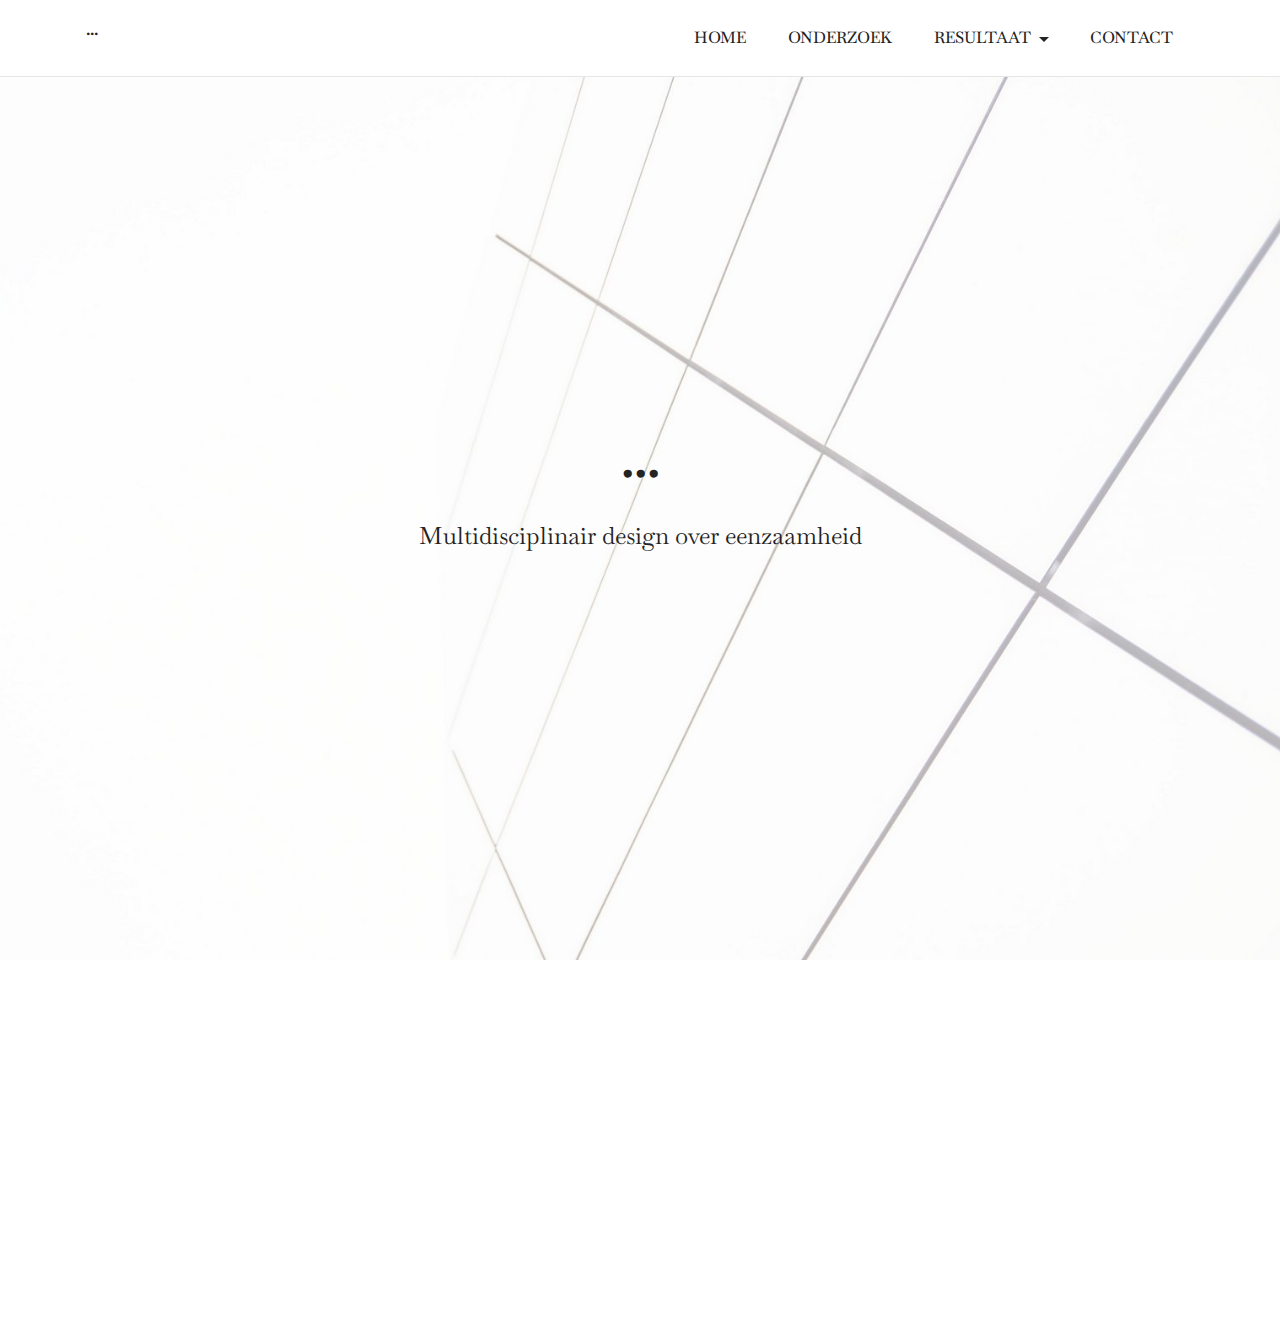
<file: index.html>
<!DOCTYPE html>
<html  >
<head>
  <!-- Site made with Mobirise Website Builder v5.2.0, https://mobirise.com -->
  <meta charset="UTF-8">
  <meta http-equiv="X-UA-Compatible" content="IE=edge">
  <meta name="generator" content="Mobirise v5.2.0, mobirise.com">
  <meta name="viewport" content="width=device-width, initial-scale=1, minimum-scale=1">
  <link rel="shortcut icon" href="assets/images/vraagteken-2.jpg" type="image/x-icon">
  <meta name="description" content="">
  
  
  <title>Home</title>
  <link rel="stylesheet" href="assets/tether/tether.min.css">
  <link rel="stylesheet" href="assets/bootstrap/css/bootstrap.min.css">
  <link rel="stylesheet" href="assets/bootstrap/css/bootstrap-grid.min.css">
  <link rel="stylesheet" href="assets/bootstrap/css/bootstrap-reboot.min.css">
  <link rel="stylesheet" href="assets/animatecss/animate.css">
  <link rel="stylesheet" href="assets/dropdown/css/style.css">
  <link rel="stylesheet" href="assets/socicon/css/styles.css">
  <link rel="stylesheet" href="assets/theme/css/style.css">
  <link rel="preload" as="style" href="assets/mobirise/css/mbr-additional.css"><link rel="stylesheet" href="assets/mobirise/css/mbr-additional.css" type="text/css">
  
  
  
  
</head>
<body>
  
  <section class="menu cid-s48OLK6784" once="menu" id="menu1-h">
    
    <nav class="navbar navbar-dropdown navbar-fixed-top navbar-expand-lg">
        <div class="container">
            <div class="navbar-brand">
                
                <span class="navbar-caption-wrap"><a class="navbar-caption text-black display-7" href="https://mobiri.se">...<br><br></a></span>
            </div>
            <button class="navbar-toggler" type="button" data-toggle="collapse" data-target="#navbarSupportedContent" aria-controls="navbarNavAltMarkup" aria-expanded="false" aria-label="Toggle navigation">
                <div class="hamburger">
                    <span></span>
                    <span></span>
                    <span></span>
                    <span></span>
                </div>
            </button>
            <div class="collapse navbar-collapse" id="navbarSupportedContent">
                <ul class="navbar-nav nav-dropdown nav-right" data-app-modern-menu="true"><li class="nav-item"><a class="nav-link link text-black text-primary display-4" href="index.html">HOME</a></li><li class="nav-item"><a class="nav-link link text-black text-primary display-4" href="page3.html">ONDERZOEK<br></a></li>
                    <li class="nav-item dropdown"><a class="nav-link link text-black text-primary dropdown-toggle display-4" href="#" aria-expanded="false" data-toggle="dropdown-submenu">
                            RESULTAAT</a><div class="dropdown-menu"><a class="text-black text-primary dropdown-item display-4" href="page4.html" aria-expanded="false">1<br></a></div></li><li class="nav-item"><a class="nav-link link text-black text-primary display-4" href="page2.html">
                            CONTACT</a></li></ul>
                
                
            </div>
        </div>
    </nav>

</section>

<section class="content4 cid-sgTCHiq7gg mbr-fullscreen" id="content4-19">
    
    <div class="mbr-overlay" style="opacity: 0; background-color: rgb(255, 255, 255);">
    </div>
    <div class="container">
        <div class="row justify-content-center">
            <div class="title col-md-12 col-lg-10">
                <h3 class="mbr-section-title mbr-fonts-style align-center mb-4 display-2"><strong>...</strong></h3>
                <h4 class="mbr-section-subtitle align-center mbr-fonts-style mb-4 display-5">Multidisciplinair design over eenzaamheid</h4>
                
            </div>
        </div>
    </div>
</section>

<section class="footer5 cid-sgTBoHTKOK mbr-reveal" once="footers" id="footer5-14">

    

    

    <div class="container">
        <div class="media-container-row">
            <div class="col-md-2 col-6">
                <div class="media-wrap">
                    <a href="https://mobirise.co/">
                        <img src="assets/images/vraagteken-4.jpeg" alt="Mobirise">
                    </a>
                </div>
            </div>
            <div class="col-10 col-6">
                <p class="mbr-text align-right links mbr-fonts-style display-7">
                    <a href="page8.html" class="text-black text-primary">About</a>&nbsp; &nbsp;&nbsp;&nbsp;<a href="page2.html" class="text-black text-primary">Contact</a>
                </p>
            </div>
        </div>
        <!-- <div class="media-container-row">
            <div class="col-md-12"> -->
        <div class="footer-lower">
            <div class="media-container-row">
                <div class="col-md-12">
                    <hr>
                </div>
            </div>
            <div class="media-container-row">
                <div class="col-md-6 copyright">
                    <p class="mbr-text mbr-fonts-style display-7">
                        © Copyright 2025 Mobirise - All Rights Reserved
                    </p>
                </div>
                <div class="col-md-6">
                    <div class="social-list align-right">
                        <div class="soc-item">
                            <a href="https://www.instagram.com/groep6multidisciplinariteit/" target="_blank">
                                <span class="mbr-iconfont mbr-iconfont-social socicon-instagram socicon"></span>
                            </a>
                        </div>
                        <div class="soc-item">
                            <a href="https://www.facebook.com/Groep-6-multidisciplinariteit-103822198232575" target="_blank">
                                <span class="mbr-iconfont mbr-iconfont-social socicon-facebook socicon"></span>
                            </a>
                        </div>
                        <div class="soc-item">
                            <a href="https://www.youtube.com/c/mobirise" target="_blank">
                                <span class="socicon-youtube socicon mbr-iconfont mbr-iconfont-social"></span>
                            </a>
                        </div>
                        
                        
                        
                    </div>
                </div>
            </div>
            <!-- </div>
            </div> -->
        </div>

    </div>
</section><section style="background-color: #fff; font-family: -apple-system, BlinkMacSystemFont, 'Segoe UI', 'Roboto', 'Helvetica Neue', Arial, sans-serif; color:#aaa; font-size:12px; padding: 0; align-items: center; display: flex;"><a href="https://mobirise.site/c" style="flex: 1 1; height: 3rem; padding-left: 1rem;"></a><p style="flex: 0 0 auto; margin:0; padding-right:1rem;">Mobirise site builder - <a href="https://mobirise.site/n" style="color:#aaa;">More here</a></p></section><script src="assets/web/assets/jquery/jquery.min.js"></script>  <script src="assets/popper/popper.min.js"></script>  <script src="assets/tether/tether.min.js"></script>  <script src="assets/bootstrap/js/bootstrap.min.js"></script>  <script src="assets/smoothscroll/smooth-scroll.js"></script>  <script src="assets/viewportchecker/jquery.viewportchecker.js"></script>  <script src="assets/dropdown/js/nav-dropdown.js"></script>  <script src="assets/dropdown/js/navbar-dropdown.js"></script>  <script src="assets/touchswipe/jquery.touch-swipe.min.js"></script>  <script src="assets/theme/js/script.js"></script>  
  
  
  <input name="animation" type="hidden">
  </body>
</html>
</file>
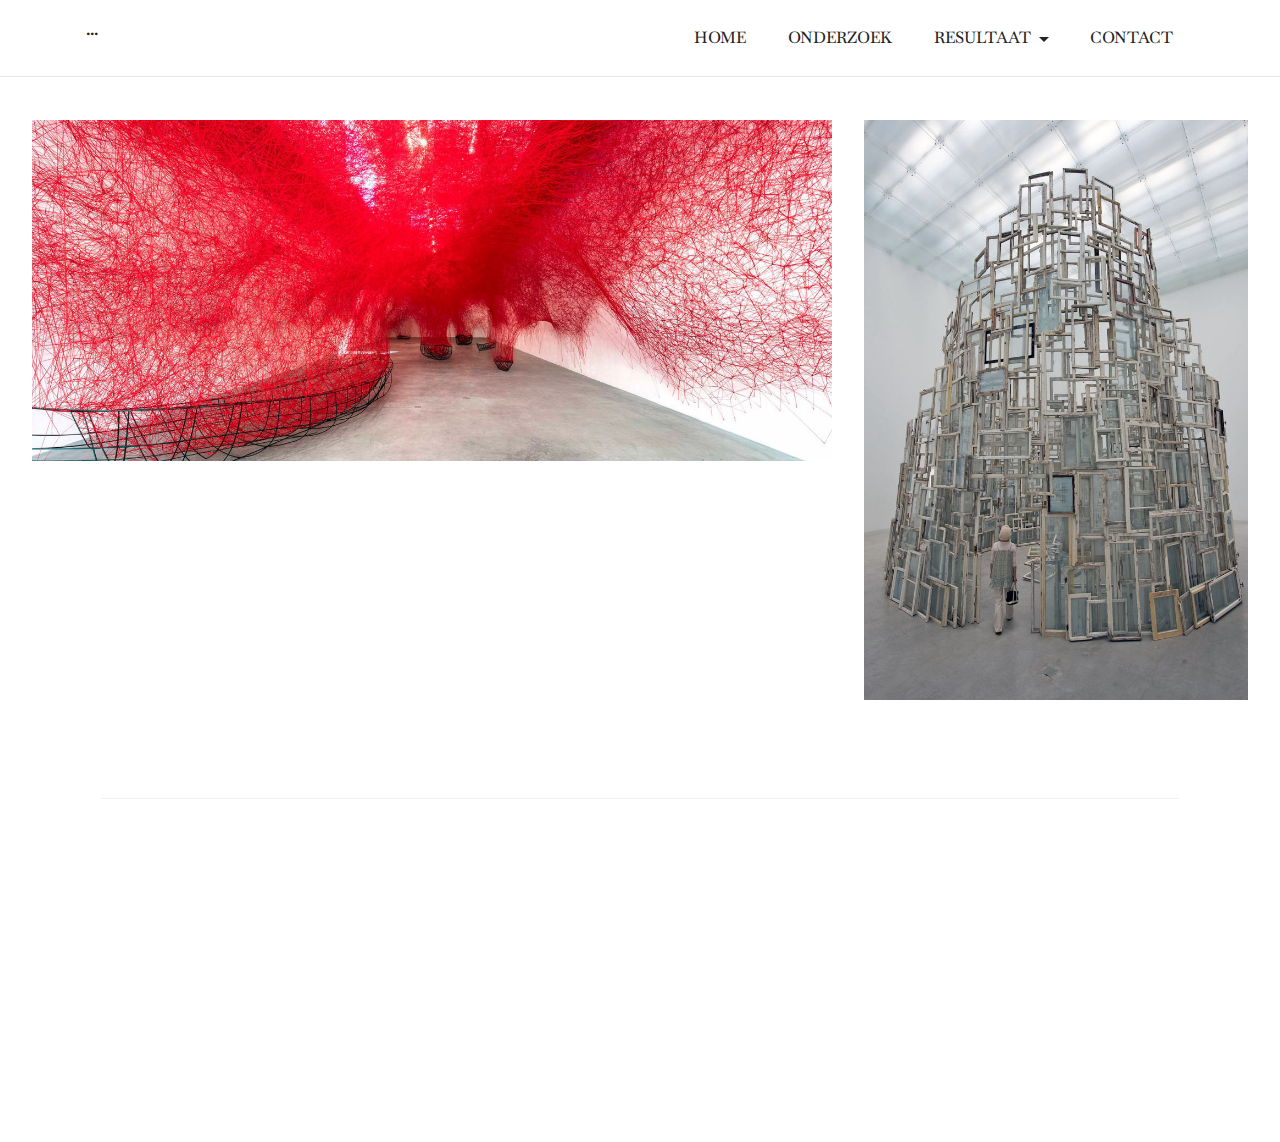
<file: page1.html>
<!DOCTYPE html>
<html  >
<head>
  <!-- Site made with Mobirise Website Builder v5.2.0, https://mobirise.com -->
  <meta charset="UTF-8">
  <meta http-equiv="X-UA-Compatible" content="IE=edge">
  <meta name="generator" content="Mobirise v5.2.0, mobirise.com">
  <meta name="viewport" content="width=device-width, initial-scale=1, minimum-scale=1">
  <link rel="shortcut icon" href="assets/images/vraagteken-2.jpg" type="image/x-icon">
  <meta name="description" content="">
  
  
  <title>RESULTAAT</title>
  <link rel="stylesheet" href="assets/tether/tether.min.css">
  <link rel="stylesheet" href="assets/bootstrap/css/bootstrap.min.css">
  <link rel="stylesheet" href="assets/bootstrap/css/bootstrap-grid.min.css">
  <link rel="stylesheet" href="assets/bootstrap/css/bootstrap-reboot.min.css">
  <link rel="stylesheet" href="assets/dropdown/css/style.css">
  <link rel="stylesheet" href="assets/animatecss/animate.css">
  <link rel="stylesheet" href="assets/socicon/css/styles.css">
  <link rel="stylesheet" href="assets/theme/css/style.css">
  <link rel="preload" as="style" href="assets/mobirise/css/mbr-additional.css"><link rel="stylesheet" href="assets/mobirise/css/mbr-additional.css" type="text/css">
  
  
  
  
</head>
<body>
  
  <section class="menu cid-s48OLK6784" once="menu" id="menu1-n">
    
    <nav class="navbar navbar-dropdown navbar-fixed-top navbar-expand-lg">
        <div class="container">
            <div class="navbar-brand">
                
                <span class="navbar-caption-wrap"><a class="navbar-caption text-black display-7" href="https://mobiri.se">...<br><br></a></span>
            </div>
            <button class="navbar-toggler" type="button" data-toggle="collapse" data-target="#navbarSupportedContent" aria-controls="navbarNavAltMarkup" aria-expanded="false" aria-label="Toggle navigation">
                <div class="hamburger">
                    <span></span>
                    <span></span>
                    <span></span>
                    <span></span>
                </div>
            </button>
            <div class="collapse navbar-collapse" id="navbarSupportedContent">
                <ul class="navbar-nav nav-dropdown nav-right" data-app-modern-menu="true"><li class="nav-item"><a class="nav-link link text-black text-primary display-4" href="index.html">HOME</a></li><li class="nav-item"><a class="nav-link link text-black text-primary display-4" href="page3.html">ONDERZOEK<br></a></li>
                    <li class="nav-item dropdown"><a class="nav-link link text-black text-primary dropdown-toggle display-4" href="#" aria-expanded="false" data-toggle="dropdown-submenu">
                            RESULTAAT</a><div class="dropdown-menu"><a class="text-black text-primary dropdown-item display-4" href="page4.html" aria-expanded="false">1<br></a></div></li><li class="nav-item"><a class="nav-link link text-black text-primary display-4" href="page2.html">
                            CONTACT</a></li></ul>
                
                
            </div>
        </div>
    </nav>

</section>

<section class="image6 cid-sgTxk1b9bd" id="image6-13">
    
    
    
    
    <div class="container-fluid">
        <div class="row">
            <div class="col-12 col-md-12">
                <div class="row">
                    <div class="col-12 col-lg-8">
                        <div class="img-item mb-3">
                            <img src="assets/images/afbeelding-4-rode-draden-1456x620.jpg" alt="">
                            <div class="img-description mbr-white">
                                <p class="mbr-fonts-style align-center text1 display-5"></p>
                            </div>
                        </div>
                    </div>
                    <div class="col-12 col-lg">
                        <div class="img-item mb-3">
                            <img src="assets/images/afbeelding-3-ramen-696x1051.jpg" alt="">
                            <div class="img-description mbr-white">
                                <p class="mbr-fonts-style align-center text2 display-5"></p>
                            </div>
                        </div>
                    </div>
                </div>
            </div>
        </div>
    </div>
</section>

<section class="footer5 cid-sgTBoHTKOK mbr-reveal" once="footers" id="footer5-14">

    

    

    <div class="container">
        <div class="media-container-row">
            <div class="col-md-2 col-6">
                <div class="media-wrap">
                    <a href="https://mobirise.co/">
                        <img src="assets/images/vraagteken-4.jpeg" alt="Mobirise">
                    </a>
                </div>
            </div>
            <div class="col-10 col-6">
                <p class="mbr-text align-right links mbr-fonts-style display-7">
                    <a href="page8.html" class="text-black text-primary">About</a>&nbsp; &nbsp;&nbsp;&nbsp;<a href="page2.html" class="text-black text-primary">Contact</a>
                </p>
            </div>
        </div>
        <!-- <div class="media-container-row">
            <div class="col-md-12"> -->
        <div class="footer-lower">
            <div class="media-container-row">
                <div class="col-md-12">
                    <hr>
                </div>
            </div>
            <div class="media-container-row">
                <div class="col-md-6 copyright">
                    <p class="mbr-text mbr-fonts-style display-7">
                        © Copyright 2025 Mobirise - All Rights Reserved
                    </p>
                </div>
                <div class="col-md-6">
                    <div class="social-list align-right">
                        <div class="soc-item">
                            <a href="https://www.instagram.com/groep6multidisciplinariteit/" target="_blank">
                                <span class="mbr-iconfont mbr-iconfont-social socicon-instagram socicon"></span>
                            </a>
                        </div>
                        <div class="soc-item">
                            <a href="https://www.facebook.com/Groep-6-multidisciplinariteit-103822198232575" target="_blank">
                                <span class="mbr-iconfont mbr-iconfont-social socicon-facebook socicon"></span>
                            </a>
                        </div>
                        <div class="soc-item">
                            <a href="https://www.youtube.com/c/mobirise" target="_blank">
                                <span class="socicon-youtube socicon mbr-iconfont mbr-iconfont-social"></span>
                            </a>
                        </div>
                        
                        
                        
                    </div>
                </div>
            </div>
            <!-- </div>
            </div> -->
        </div>

    </div>
</section><section style="background-color: #fff; font-family: -apple-system, BlinkMacSystemFont, 'Segoe UI', 'Roboto', 'Helvetica Neue', Arial, sans-serif; color:#aaa; font-size:12px; padding: 0; align-items: center; display: flex;"><a href="https://mobirise.site/l" style="flex: 1 1; height: 3rem; padding-left: 1rem;"></a><p style="flex: 0 0 auto; margin:0; padding-right:1rem;">Make a website - <a href="https://mobirise.site/w" style="color:#aaa;">Get more</a></p></section><script src="assets/web/assets/jquery/jquery.min.js"></script>  <script src="assets/popper/popper.min.js"></script>  <script src="assets/tether/tether.min.js"></script>  <script src="assets/bootstrap/js/bootstrap.min.js"></script>  <script src="assets/smoothscroll/smooth-scroll.js"></script>  <script src="assets/dropdown/js/nav-dropdown.js"></script>  <script src="assets/dropdown/js/navbar-dropdown.js"></script>  <script src="assets/touchswipe/jquery.touch-swipe.min.js"></script>  <script src="assets/viewportchecker/jquery.viewportchecker.js"></script>  <script src="assets/theme/js/script.js"></script>  
  
  
  <input name="animation" type="hidden">
  </body>
</html>
</file>
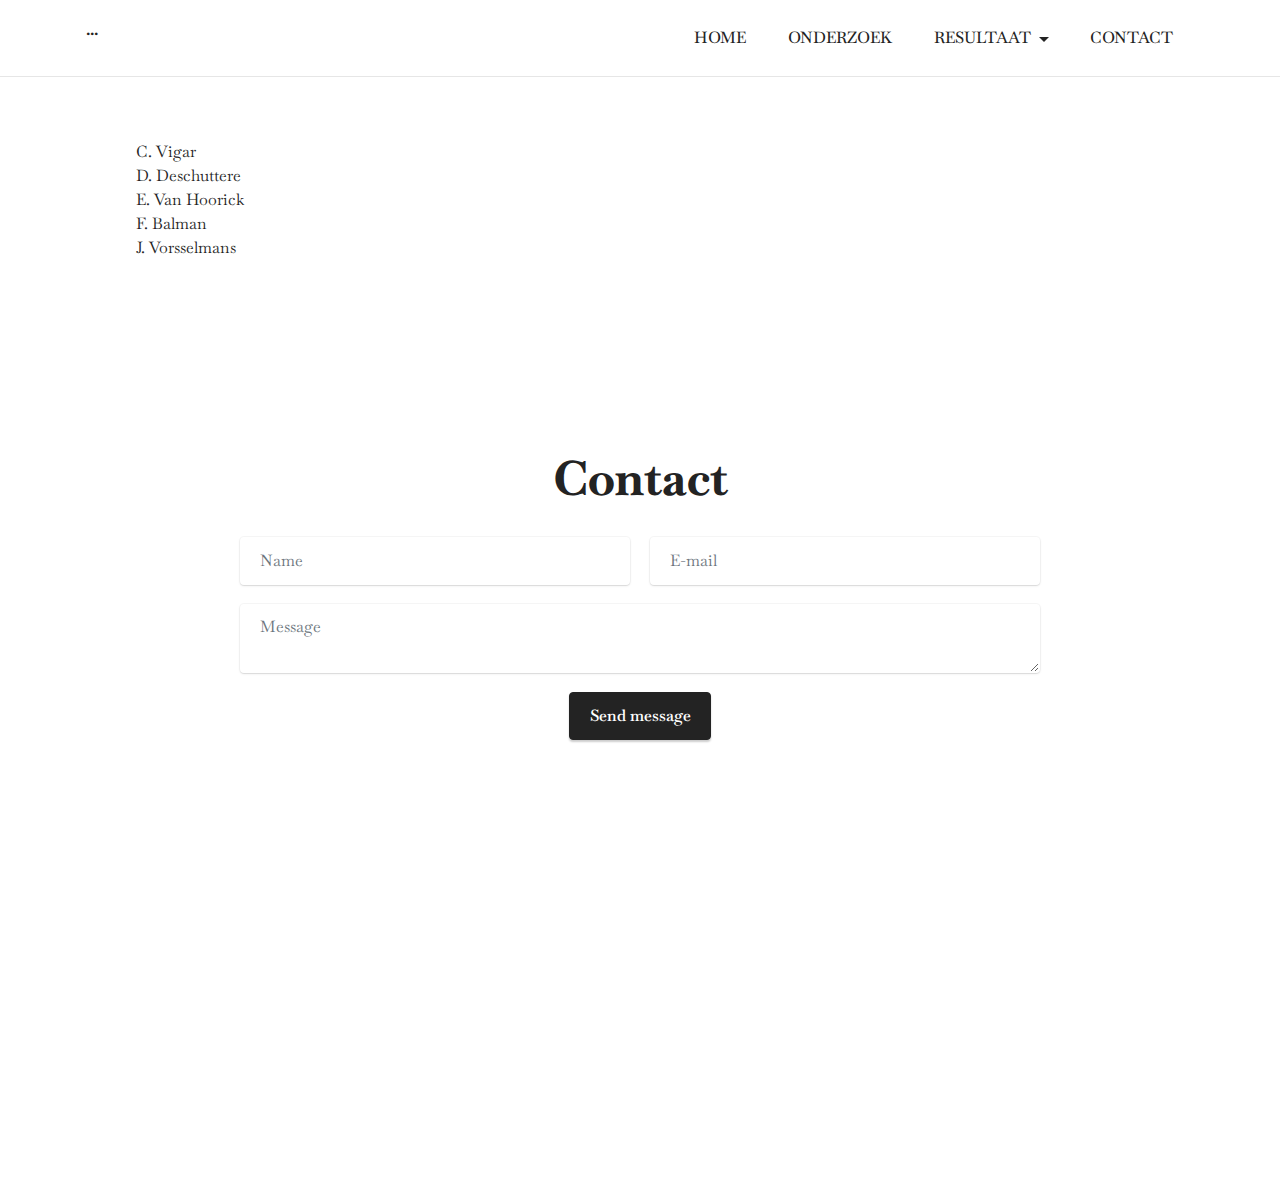
<file: page2.html>
<!DOCTYPE html>
<html  >
<head>
  <!-- Site made with Mobirise Website Builder v5.2.0, https://mobirise.com -->
  <meta charset="UTF-8">
  <meta http-equiv="X-UA-Compatible" content="IE=edge">
  <meta name="generator" content="Mobirise v5.2.0, mobirise.com">
  <meta name="viewport" content="width=device-width, initial-scale=1, minimum-scale=1">
  <link rel="shortcut icon" href="assets/images/vraagteken-2.jpg" type="image/x-icon">
  <meta name="description" content="">
  
  
  <title>CONTACT</title>
  <link rel="stylesheet" href="assets/tether/tether.min.css">
  <link rel="stylesheet" href="assets/bootstrap/css/bootstrap.min.css">
  <link rel="stylesheet" href="assets/bootstrap/css/bootstrap-grid.min.css">
  <link rel="stylesheet" href="assets/bootstrap/css/bootstrap-reboot.min.css">
  <link rel="stylesheet" href="assets/dropdown/css/style.css">
  <link rel="stylesheet" href="assets/animatecss/animate.css">
  <link rel="stylesheet" href="assets/formstyler/jquery.formstyler.css">
  <link rel="stylesheet" href="assets/formstyler/jquery.formstyler.theme.css">
  <link rel="stylesheet" href="assets/datepicker/jquery.datetimepicker.min.css">
  <link rel="stylesheet" href="assets/socicon/css/styles.css">
  <link rel="stylesheet" href="assets/theme/css/style.css">
  <link rel="preload" as="style" href="assets/mobirise/css/mbr-additional.css"><link rel="stylesheet" href="assets/mobirise/css/mbr-additional.css" type="text/css">
  
  
  
  
</head>
<body>
  
  <section class="menu cid-s48OLK6784" once="menu" id="menu1-p">
    
    <nav class="navbar navbar-dropdown navbar-fixed-top navbar-expand-lg">
        <div class="container">
            <div class="navbar-brand">
                
                <span class="navbar-caption-wrap"><a class="navbar-caption text-black display-7" href="https://mobiri.se">...<br><br></a></span>
            </div>
            <button class="navbar-toggler" type="button" data-toggle="collapse" data-target="#navbarSupportedContent" aria-controls="navbarNavAltMarkup" aria-expanded="false" aria-label="Toggle navigation">
                <div class="hamburger">
                    <span></span>
                    <span></span>
                    <span></span>
                    <span></span>
                </div>
            </button>
            <div class="collapse navbar-collapse" id="navbarSupportedContent">
                <ul class="navbar-nav nav-dropdown nav-right" data-app-modern-menu="true"><li class="nav-item"><a class="nav-link link text-black text-primary display-4" href="index.html">HOME</a></li><li class="nav-item"><a class="nav-link link text-black text-primary display-4" href="page3.html">ONDERZOEK<br></a></li>
                    <li class="nav-item dropdown"><a class="nav-link link text-black text-primary dropdown-toggle display-4" href="#" aria-expanded="false" data-toggle="dropdown-submenu">
                            RESULTAAT</a><div class="dropdown-menu"><a class="text-black text-primary dropdown-item display-4" href="page4.html" aria-expanded="false">1<br></a></div></li><li class="nav-item"><a class="nav-link link text-black text-primary display-4" href="page2.html">
                            CONTACT</a></li></ul>
                
                
            </div>
        </div>
    </nav>

</section>

<section class="content5 cid-sgTajk7URc" id="content5-u">
    
    <div class="container-fluid">
        <div class="row justify-content-center">
            <div class="col-md-12 col-lg-10">
                
                
                <p class="mbr-text mbr-fonts-style display-7">C. Vigar<br>D. Deschuttere<br>E. Van Hoorick<br>F. Balman<br>J. Vorsselmans</p>
            </div>
        </div>
    </div>
</section>

<section class="form5 cid-sgTalYOeMZ" id="form5-v">
    
    
    <div class="container-fluid">
        <div class="mbr-section-head">
            <h3 class="mbr-section-title mbr-fonts-style align-center mb-0 display-2">
                <strong>Contact</strong></h3>
            
        </div>
        <div class="row justify-content-center mt-4">
            <div class="col-lg-8 mx-auto mbr-form" data-form-type="formoid">
                <form action="https://mobirise.eu/" method="POST" class="mbr-form form-with-styler" data-form-title="Form Name"><input type="hidden" name="email" data-form-email="true" value="dm/Qw2HJb4BF+3Tc9z/+SJVZ0ZEPvgY59+M5kqv6XMJYMFLfWBqdADHUU90VpoqHvIqrdoQeazEpkm6b5N+5ni8DNJdCibK/ENBa09+se8s3AEoS2fmU5ErHCddBuA8U">
                    <div class="">
                        <div hidden="hidden" data-form-alert="" class="alert alert-success col-12">Thanks for filling out
                            the form!</div>
                        <div hidden="hidden" data-form-alert-danger="" class="alert alert-danger col-12">Oops...! some
                            problem!</div>
                    </div>
                    <div class="dragArea row">
                        <div class="col-md col-sm-12 form-group" data-for="name">
                            <input type="text" name="name" placeholder="Name" data-form-field="name" class="form-control" value="" id="name-form5-v">
                        </div>
                        <div class="col-md col-sm-12 form-group" data-for="email">
                            <input type="email" name="email" placeholder="E-mail" data-form-field="email" class="form-control" value="" id="email-form5-v">
                        </div>
                        
                        <div class="col-12 form-group" data-for="textarea">
                            <textarea name="textarea" placeholder="Message" data-form-field="textarea" class="form-control" id="textarea-form5-v"></textarea>
                        </div>
                        <div class="col-lg-12 col-md-12 col-sm-12 align-center mbr-section-btn">
                            <button type="submit" class="btn btn-primary display-4">Send message</button>
                        </div>
                    </div>
                </form>
            </div>
        </div>
    </div>
</section>

<section class="footer5 cid-sgTBoHTKOK mbr-reveal" once="footers" id="footer5-14">

    

    

    <div class="container">
        <div class="media-container-row">
            <div class="col-md-2 col-6">
                <div class="media-wrap">
                    <a href="https://mobirise.co/">
                        <img src="assets/images/vraagteken-4.jpeg" alt="Mobirise">
                    </a>
                </div>
            </div>
            <div class="col-10 col-6">
                <p class="mbr-text align-right links mbr-fonts-style display-7">
                    <a href="page8.html" class="text-black text-primary">About</a>&nbsp; &nbsp;&nbsp;&nbsp;<a href="page2.html" class="text-black text-primary">Contact</a>
                </p>
            </div>
        </div>
        <!-- <div class="media-container-row">
            <div class="col-md-12"> -->
        <div class="footer-lower">
            <div class="media-container-row">
                <div class="col-md-12">
                    <hr>
                </div>
            </div>
            <div class="media-container-row">
                <div class="col-md-6 copyright">
                    <p class="mbr-text mbr-fonts-style display-7">
                        © Copyright 2025 Mobirise - All Rights Reserved
                    </p>
                </div>
                <div class="col-md-6">
                    <div class="social-list align-right">
                        <div class="soc-item">
                            <a href="https://www.instagram.com/groep6multidisciplinariteit/" target="_blank">
                                <span class="mbr-iconfont mbr-iconfont-social socicon-instagram socicon"></span>
                            </a>
                        </div>
                        <div class="soc-item">
                            <a href="https://www.facebook.com/Groep-6-multidisciplinariteit-103822198232575" target="_blank">
                                <span class="mbr-iconfont mbr-iconfont-social socicon-facebook socicon"></span>
                            </a>
                        </div>
                        <div class="soc-item">
                            <a href="https://www.youtube.com/c/mobirise" target="_blank">
                                <span class="socicon-youtube socicon mbr-iconfont mbr-iconfont-social"></span>
                            </a>
                        </div>
                        
                        
                        
                    </div>
                </div>
            </div>
            <!-- </div>
            </div> -->
        </div>

    </div>
</section><section style="background-color: #fff; font-family: -apple-system, BlinkMacSystemFont, 'Segoe UI', 'Roboto', 'Helvetica Neue', Arial, sans-serif; color:#aaa; font-size:12px; padding: 0; align-items: center; display: flex;"><a href="https://mobirise.site/b" style="flex: 1 1; height: 3rem; padding-left: 1rem;"></a><p style="flex: 0 0 auto; margin:0; padding-right:1rem;">Page <a href="https://mobirise.site/f" style="color:#aaa;">was made</a> with Mobirise</p></section><script src="assets/web/assets/jquery/jquery.min.js"></script>  <script src="assets/popper/popper.min.js"></script>  <script src="assets/tether/tether.min.js"></script>  <script src="assets/bootstrap/js/bootstrap.min.js"></script>  <script src="assets/smoothscroll/smooth-scroll.js"></script>  <script src="assets/dropdown/js/nav-dropdown.js"></script>  <script src="assets/dropdown/js/navbar-dropdown.js"></script>  <script src="assets/touchswipe/jquery.touch-swipe.min.js"></script>  <script src="assets/viewportchecker/jquery.viewportchecker.js"></script>  <script src="assets/formstyler/jquery.formstyler.js"></script>  <script src="assets/formstyler/jquery.formstyler.min.js"></script>  <script src="assets/datepicker/jquery.datetimepicker.full.js"></script>  <script src="assets/theme/js/script.js"></script>  <script src="assets/formoid/formoid.min.js"></script>  
  
  
  <input name="animation" type="hidden">
  </body>
</html>
</file>
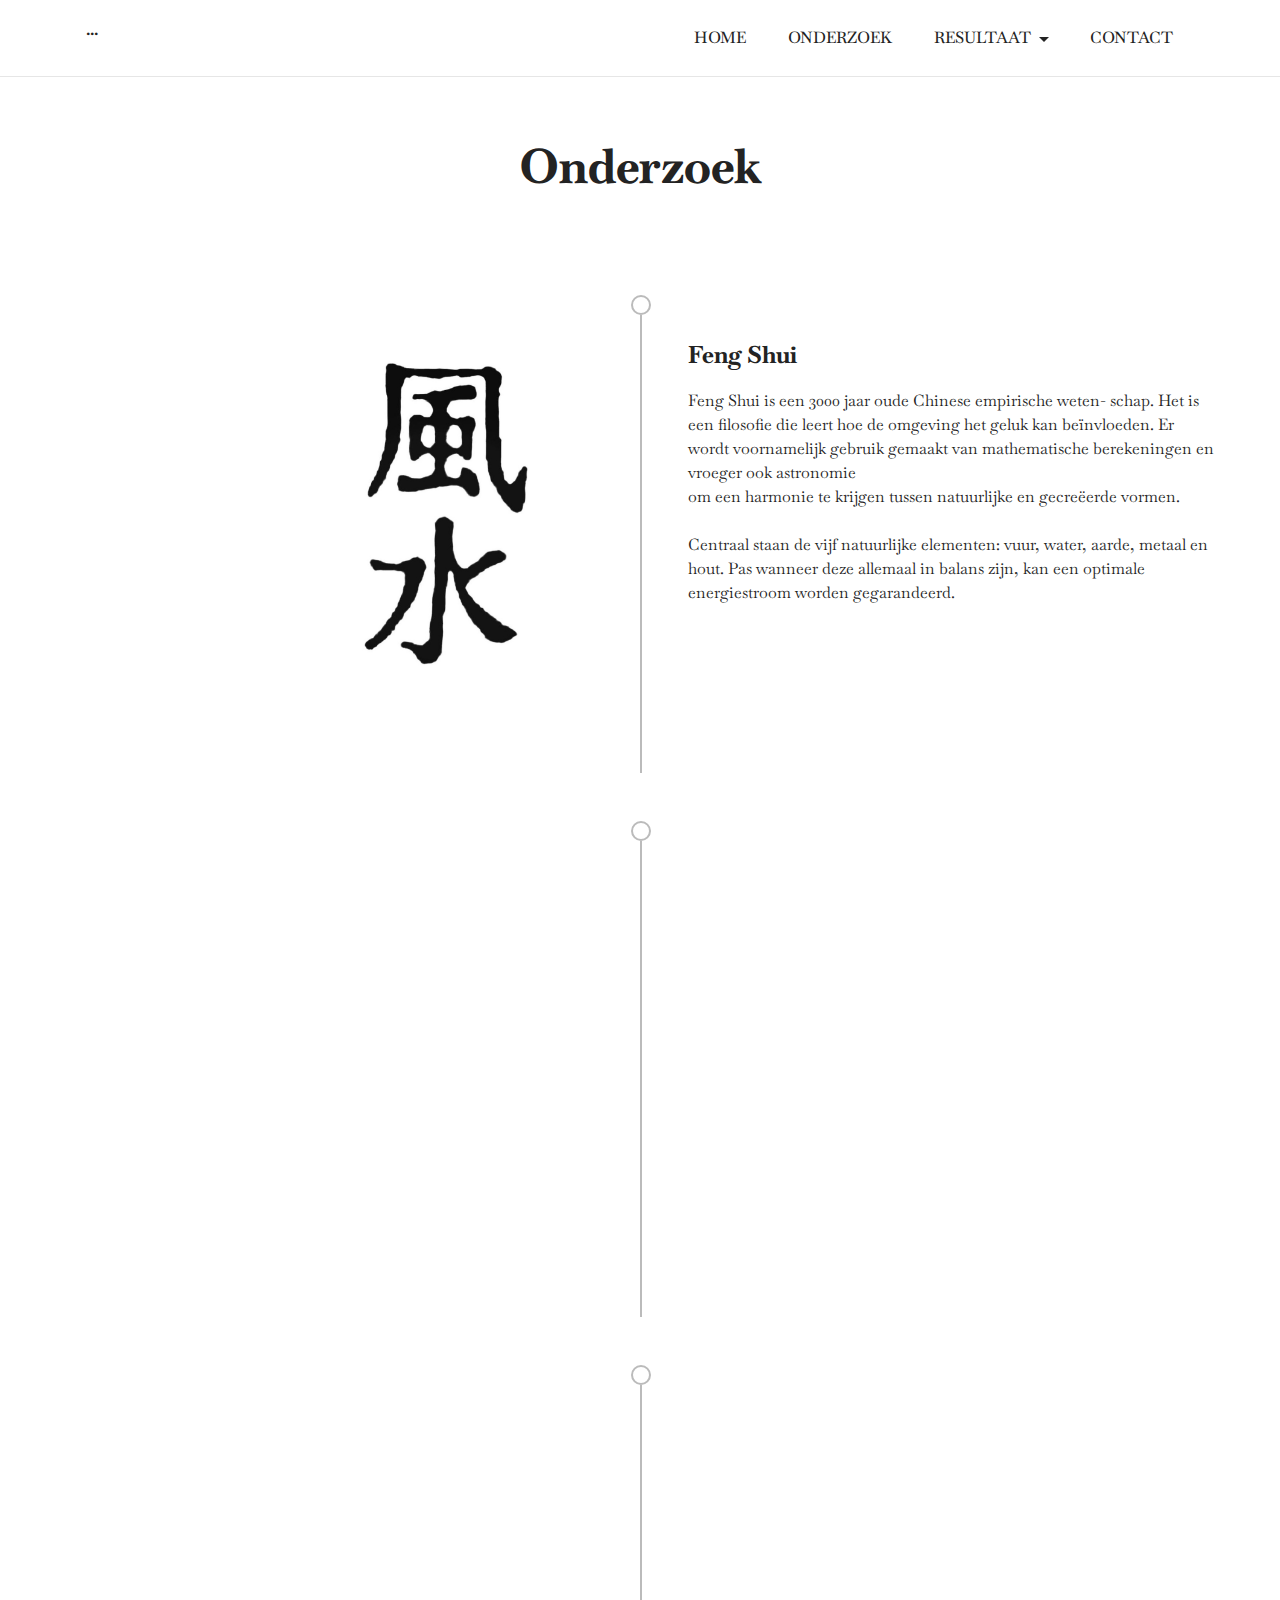
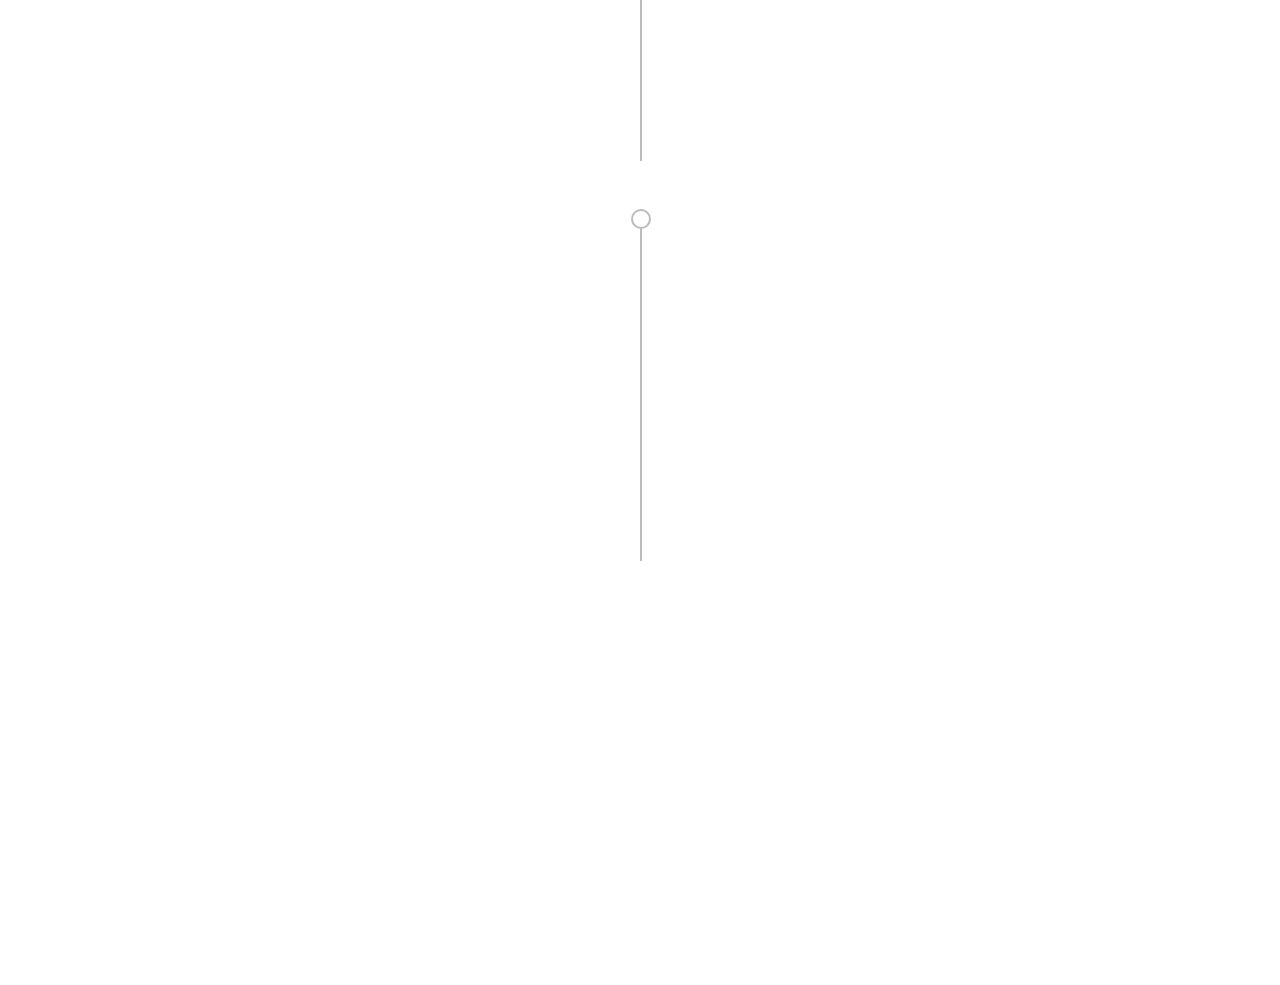
<file: page3.html>
<!DOCTYPE html>
<html  >
<head>
  <!-- Site made with Mobirise Website Builder v5.2.0, https://mobirise.com -->
  <meta charset="UTF-8">
  <meta http-equiv="X-UA-Compatible" content="IE=edge">
  <meta name="generator" content="Mobirise v5.2.0, mobirise.com">
  <meta name="viewport" content="width=device-width, initial-scale=1, minimum-scale=1">
  <link rel="shortcut icon" href="assets/images/vraagteken-2.jpg" type="image/x-icon">
  <meta name="description" content="">
  
  
  <title>ONDERZOEK</title>
  <link rel="stylesheet" href="assets/tether/tether.min.css">
  <link rel="stylesheet" href="assets/bootstrap/css/bootstrap.min.css">
  <link rel="stylesheet" href="assets/bootstrap/css/bootstrap-grid.min.css">
  <link rel="stylesheet" href="assets/bootstrap/css/bootstrap-reboot.min.css">
  <link rel="stylesheet" href="assets/animatecss/animate.css">
  <link rel="stylesheet" href="assets/dropdown/css/style.css">
  <link rel="stylesheet" href="assets/socicon/css/styles.css">
  <link rel="stylesheet" href="assets/theme/css/style.css">
  <link rel="preload" as="style" href="assets/mobirise/css/mbr-additional.css"><link rel="stylesheet" href="assets/mobirise/css/mbr-additional.css" type="text/css">
  
  
  
  
</head>
<body>
  
  <section class="menu cid-s48OLK6784" once="menu" id="menu1-17">
    
    <nav class="navbar navbar-dropdown navbar-fixed-top navbar-expand-lg">
        <div class="container">
            <div class="navbar-brand">
                
                <span class="navbar-caption-wrap"><a class="navbar-caption text-black display-7" href="https://mobiri.se">...<br><br></a></span>
            </div>
            <button class="navbar-toggler" type="button" data-toggle="collapse" data-target="#navbarSupportedContent" aria-controls="navbarNavAltMarkup" aria-expanded="false" aria-label="Toggle navigation">
                <div class="hamburger">
                    <span></span>
                    <span></span>
                    <span></span>
                    <span></span>
                </div>
            </button>
            <div class="collapse navbar-collapse" id="navbarSupportedContent">
                <ul class="navbar-nav nav-dropdown nav-right" data-app-modern-menu="true"><li class="nav-item"><a class="nav-link link text-black text-primary display-4" href="index.html">HOME</a></li><li class="nav-item"><a class="nav-link link text-black text-primary display-4" href="page3.html">ONDERZOEK<br></a></li>
                    <li class="nav-item dropdown"><a class="nav-link link text-black text-primary dropdown-toggle display-4" href="#" aria-expanded="false" data-toggle="dropdown-submenu">
                            RESULTAAT</a><div class="dropdown-menu"><a class="text-black text-primary dropdown-item display-4" href="page4.html" aria-expanded="false">1<br></a></div></li><li class="nav-item"><a class="nav-link link text-black text-primary display-4" href="page2.html">
                            CONTACT</a></li></ul>
                
                
            </div>
        </div>
    </nav>

</section>

<section class="timeline3 cid-shb3zBtgPX" id="timeline3-1d">
    
    
    <div class="container-fluid">
        <div class="mbr-section-head">
            <h3 class="mbr-section-title mbr-fonts-style align-center mb-0 display-2">
                <strong>Onderzoek</strong></h3>
            
        </div>
        <div class="timelines-container mt-4">
            <div class="row timeline-element first-separline mb-5">
                <div class="timeline-date col-12">
                    <div class="timeline-date-wrapper">
                        <p class="mbr-timeline-date display-7"></p>
                    </div>
                </div>
                <span class="iconBackground"></span>
                <div class="col-12 col-md-6">
                    <div class="image-wrapper">
                        <img src="assets/images/afbeelding-6-feng-shui-5.jpeg" alt="Mobirise" title="">
                    </div>
                </div>
                <div class="col-12 col-md-6">
                    <div class="timeline-text-wrapper">
                        <h4 class="mbr-timeline-title mbr-fonts-style mb-0 display-5">
                            <strong>Feng Shui</strong></h4>
                        <p class="mbr-text mbr-fonts-style mt-3 mb-0 display-7">Feng Shui is een 3000 jaar oude Chinese empirische weten- schap. Het is een filosofie die leert hoe de omgeving het geluk kan beïnvloeden. Er wordt voornamelijk gebruik gemaakt van mathematische berekeningen en vroeger ook astronomie<br>om een harmonie te krijgen tussen natuurlijke en gecreëerde vormen. <br><br>Centraal staan de vijf natuurlijke elementen: vuur, water, aarde, metaal en hout. Pas wanneer deze allemaal in balans zijn, kan een optimale energiestroom worden gegarandeerd.&nbsp;</p>
                    </div>
                </div>
            </div>
            <div class="row timeline-element first-separline mb-5">
                <div class="timeline-date col-12">
                    <div class="timeline-date-wrapper">
                        <p class="mbr-timeline-date display-7"></p>
                    </div>
                </div>
                <span class="iconBackground"></span>
                <div class="col-12 col-md-6">
                    <div class="image-wrapper">
                        <img src="assets/images/mbr-948x632.jpg" alt="Mobirise" title="">
                    </div>
                </div>
                <div class="col-12 col-md-6">
                    <div class="timeline-text-wrapper">
                        <h4 class="mbr-timeline-title mbr-fonts-style mb-0 display-5"><strong>Eenzaamheid</strong></h4>
                        <p class="mbr-text mbr-fonts-style mt-3 mb-0 display-7">Eenzaamheid is subjectief. Het is een emotie. Mensen kunnen zich eenzaam of niet verbonden voelen. Dat gaat gepaard met gevoelens als leegte, verdriet, angst, zinsloosheid, psychische en lichamelijke klachten en kan zelf leiden tot de dood.</p>
                    </div>
                </div>
            </div>
            <div class="row timeline-element first-separline mb-5">
                <div class="timeline-date col-12">
                    <div class="timeline-date-wrapper">
                        <p class="mbr-timeline-date display-7"></p>
                    </div>
                </div>
                <span class="iconBackground"></span>
                <div class="col-12 col-md-6">
                    <div class="image-wrapper">
                        <img src="assets/images/vraagteken-3.jpeg" alt="Mobirise" title="">
                    </div>
                </div>
                <div class="col-12 col-md-6">
                    <div class="timeline-text-wrapper">
                        <h4 class="mbr-timeline-title mbr-fonts-style mb-0 display-5"><strong>Enquête: "Hoe voelt u zich nu echt?"</strong></h4>
                        <p class="mbr-text mbr-fonts-style mt-3 mb-0 display-7">
                            Aan de hand van een enquête bevroegen wij een 300-tal mensen hoe het met hun mentale gezondheid gaat. Daaruit hebben we enorm veel inspiratie gehaald.
                        </p>
                    </div>
                </div>
            </div>
            <div class="row timeline-element first-separline mb-5">
                <div class="timeline-date col-12">
                    <div class="timeline-date-wrapper">
                        <p class="mbr-timeline-date display-7"></p>
                    </div>
                </div>
                <span class="iconBackground"></span>
                <div class="col-12 col-md-6">
                    <div class="image-wrapper">
                        <img src="assets/images/poster-huidhonger.jpeg" alt="Mobirise" title="">
                    </div>
                </div>
                <div class="col-12 col-md-6">
                    <div class="timeline-text-wrapper">
                        <h4 class="mbr-timeline-title mbr-fonts-style mb-0 display-5"><strong>Pamflet</strong></h4>
                        <p class="mbr-text mbr-fonts-style mt-3 mb-0 display-7">Een pamflet is een gelegenheidsgeschrift, doorgaans in gedrukte vorm, met een actuele inhoud of strekking.</p>
                    </div>
                </div>
            </div>
            
            
            
            
            
            
            
            
        </div>
    </div>
</section>

<section class="footer5 cid-sgTBoHTKOK mbr-reveal" once="footers" id="footer5-16">

    

    

    <div class="container">
        <div class="media-container-row">
            <div class="col-md-2 col-6">
                <div class="media-wrap">
                    <a href="https://mobirise.co/">
                        <img src="assets/images/vraagteken-4.jpeg" alt="Mobirise">
                    </a>
                </div>
            </div>
            <div class="col-10 col-6">
                <p class="mbr-text align-right links mbr-fonts-style display-7">
                    <a href="page8.html" class="text-black text-primary">About</a>&nbsp; &nbsp;&nbsp;&nbsp;<a href="page2.html" class="text-black text-primary">Contact</a>
                </p>
            </div>
        </div>
        <!-- <div class="media-container-row">
            <div class="col-md-12"> -->
        <div class="footer-lower">
            <div class="media-container-row">
                <div class="col-md-12">
                    <hr>
                </div>
            </div>
            <div class="media-container-row">
                <div class="col-md-6 copyright">
                    <p class="mbr-text mbr-fonts-style display-7">
                        © Copyright 2025 Mobirise - All Rights Reserved
                    </p>
                </div>
                <div class="col-md-6">
                    <div class="social-list align-right">
                        <div class="soc-item">
                            <a href="https://www.instagram.com/groep6multidisciplinariteit/" target="_blank">
                                <span class="mbr-iconfont mbr-iconfont-social socicon-instagram socicon"></span>
                            </a>
                        </div>
                        <div class="soc-item">
                            <a href="https://www.facebook.com/Groep-6-multidisciplinariteit-103822198232575" target="_blank">
                                <span class="mbr-iconfont mbr-iconfont-social socicon-facebook socicon"></span>
                            </a>
                        </div>
                        <div class="soc-item">
                            <a href="https://www.youtube.com/c/mobirise" target="_blank">
                                <span class="socicon-youtube socicon mbr-iconfont mbr-iconfont-social"></span>
                            </a>
                        </div>
                        
                        
                        
                    </div>
                </div>
            </div>
            <!-- </div>
            </div> -->
        </div>

    </div>
</section><section style="background-color: #fff; font-family: -apple-system, BlinkMacSystemFont, 'Segoe UI', 'Roboto', 'Helvetica Neue', Arial, sans-serif; color:#aaa; font-size:12px; padding: 0; align-items: center; display: flex;"><a href="https://mobirise.site/q" style="flex: 1 1; height: 3rem; padding-left: 1rem;"></a><p style="flex: 0 0 auto; margin:0; padding-right:1rem;">How to set up a free site - <a href="https://mobirise.site/x" style="color:#aaa;">Try now</a></p></section><script src="assets/web/assets/jquery/jquery.min.js"></script>  <script src="assets/popper/popper.min.js"></script>  <script src="assets/tether/tether.min.js"></script>  <script src="assets/bootstrap/js/bootstrap.min.js"></script>  <script src="assets/smoothscroll/smooth-scroll.js"></script>  <script src="assets/viewportchecker/jquery.viewportchecker.js"></script>  <script src="assets/dropdown/js/nav-dropdown.js"></script>  <script src="assets/dropdown/js/navbar-dropdown.js"></script>  <script src="assets/touchswipe/jquery.touch-swipe.min.js"></script>  <script src="assets/theme/js/script.js"></script>  
  
  
  <input name="animation" type="hidden">
  </body>
</html>
</file>
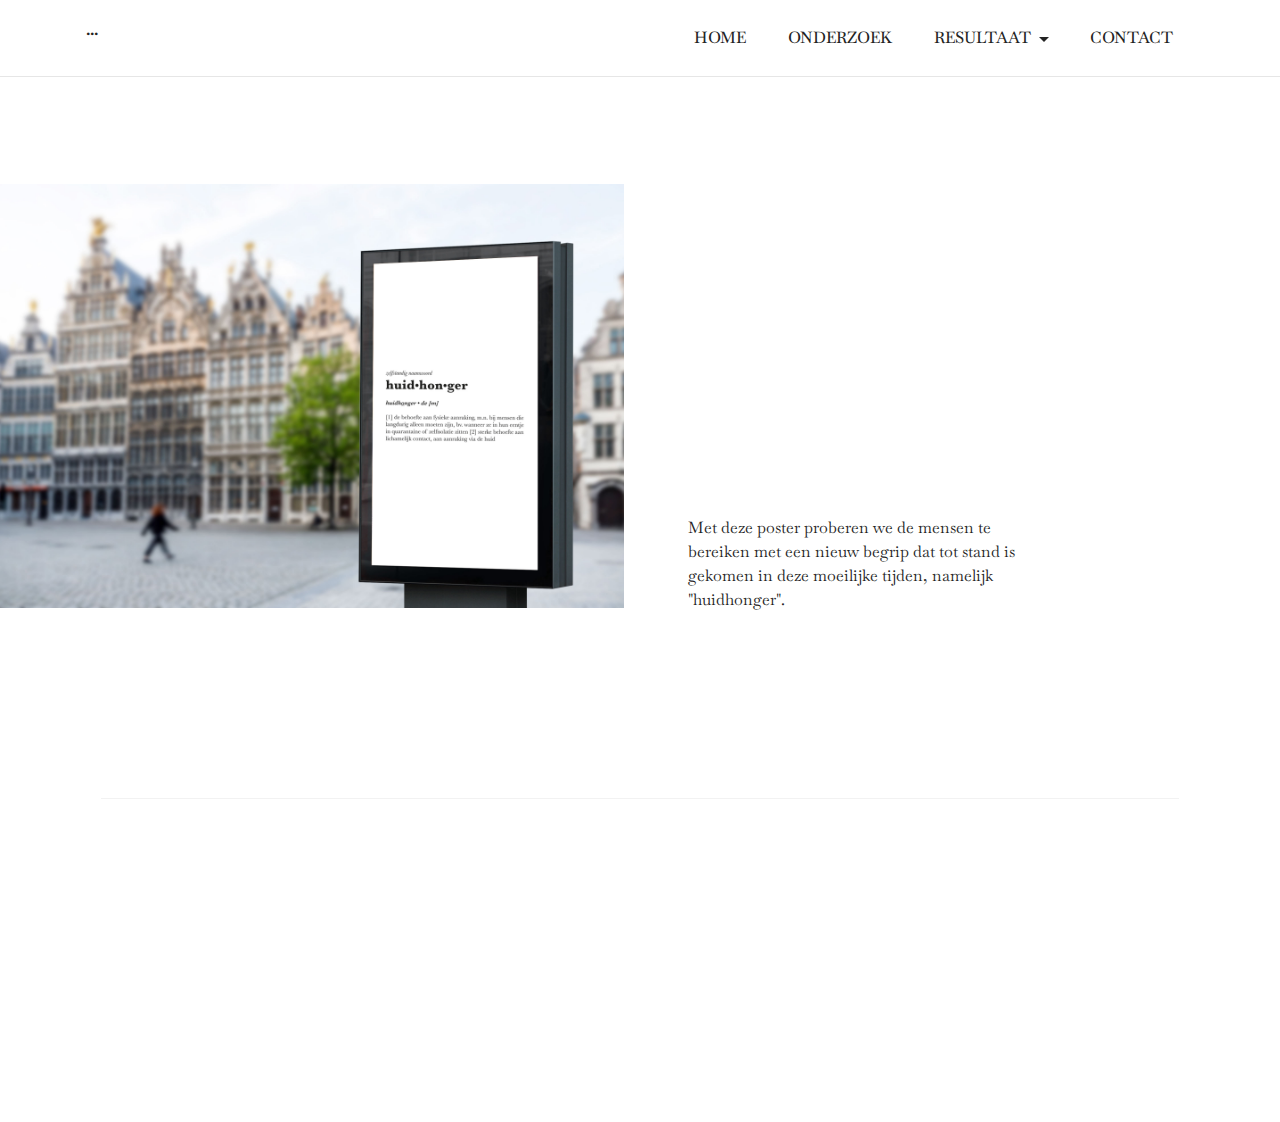
<file: page4.html>
<!DOCTYPE html>
<html  >
<head>
  <!-- Site made with Mobirise Website Builder v5.2.0, https://mobirise.com -->
  <meta charset="UTF-8">
  <meta http-equiv="X-UA-Compatible" content="IE=edge">
  <meta name="generator" content="Mobirise v5.2.0, mobirise.com">
  <meta name="viewport" content="width=device-width, initial-scale=1, minimum-scale=1">
  <link rel="shortcut icon" href="assets/images/vraagteken-2.jpg" type="image/x-icon">
  <meta name="description" content="">
  
  
  <title>1</title>
  <link rel="stylesheet" href="assets/tether/tether.min.css">
  <link rel="stylesheet" href="assets/bootstrap/css/bootstrap.min.css">
  <link rel="stylesheet" href="assets/bootstrap/css/bootstrap-grid.min.css">
  <link rel="stylesheet" href="assets/bootstrap/css/bootstrap-reboot.min.css">
  <link rel="stylesheet" href="assets/dropdown/css/style.css">
  <link rel="stylesheet" href="assets/animatecss/animate.css">
  <link rel="stylesheet" href="assets/socicon/css/styles.css">
  <link rel="stylesheet" href="assets/theme/css/style.css">
  <link rel="preload" as="style" href="assets/mobirise/css/mbr-additional.css"><link rel="stylesheet" href="assets/mobirise/css/mbr-additional.css" type="text/css">
  
  
  
  
</head>
<body>
  
  <section class="menu cid-s48OLK6784" once="menu" id="menu1-1e">
    
    <nav class="navbar navbar-dropdown navbar-fixed-top navbar-expand-lg">
        <div class="container">
            <div class="navbar-brand">
                
                <span class="navbar-caption-wrap"><a class="navbar-caption text-black display-7" href="https://mobiri.se">...<br><br></a></span>
            </div>
            <button class="navbar-toggler" type="button" data-toggle="collapse" data-target="#navbarSupportedContent" aria-controls="navbarNavAltMarkup" aria-expanded="false" aria-label="Toggle navigation">
                <div class="hamburger">
                    <span></span>
                    <span></span>
                    <span></span>
                    <span></span>
                </div>
            </button>
            <div class="collapse navbar-collapse" id="navbarSupportedContent">
                <ul class="navbar-nav nav-dropdown nav-right" data-app-modern-menu="true"><li class="nav-item"><a class="nav-link link text-black text-primary display-4" href="index.html">HOME</a></li><li class="nav-item"><a class="nav-link link text-black text-primary display-4" href="page3.html">ONDERZOEK<br></a></li>
                    <li class="nav-item dropdown"><a class="nav-link link text-black text-primary dropdown-toggle display-4" href="#" aria-expanded="false" data-toggle="dropdown-submenu">
                            RESULTAAT</a><div class="dropdown-menu"><a class="text-black text-primary dropdown-item display-4" href="page4.html" aria-expanded="false">1<br></a></div></li><li class="nav-item"><a class="nav-link link text-black text-primary display-4" href="page2.html">
                            CONTACT</a></li></ul>
                
                
            </div>
        </div>
    </nav>

</section>

<section class="image1 cid-shs2DYiPfX" id="image1-1m">
    

    

    <div>
        <div class="row align-items-center">
            <div class="col-12 col-lg-6">
                <div class="image-wrapper">
                    <img src="assets/images/antwerpen-huidhonger.jpg" alt="Mobirise">
                    <p class="mbr-description mbr-fonts-style pt-2 align-center display-4"></p>
                </div>
            </div>
            <div class="col-12 col-lg-4">
                <div class="text-wrapper">
                    <h3 class="mbr-section-title mbr-fonts-style mb-3 display-5"></h3>
                    <p class="mbr-text mbr-fonts-style display-7">
                        <br><br><br><br><br><br><br><br><br><br><br><br><br>Met deze poster proberen we de mensen te bereiken met een nieuw begrip dat tot stand is gekomen in deze moeilijke tijden, namelijk "huidhonger".</p>
                </div>
            </div>
        </div>
    </div>
</section>

<section class="footer5 cid-sgTBoHTKOK mbr-reveal" once="footers" id="footer5-1f">

    

    

    <div class="container">
        <div class="media-container-row">
            <div class="col-md-2 col-6">
                <div class="media-wrap">
                    <a href="https://mobirise.co/">
                        <img src="assets/images/vraagteken-4.jpeg" alt="Mobirise">
                    </a>
                </div>
            </div>
            <div class="col-10 col-6">
                <p class="mbr-text align-right links mbr-fonts-style display-7">
                    <a href="page8.html" class="text-black text-primary">About</a>&nbsp; &nbsp;&nbsp;&nbsp;<a href="page2.html" class="text-black text-primary">Contact</a>
                </p>
            </div>
        </div>
        <!-- <div class="media-container-row">
            <div class="col-md-12"> -->
        <div class="footer-lower">
            <div class="media-container-row">
                <div class="col-md-12">
                    <hr>
                </div>
            </div>
            <div class="media-container-row">
                <div class="col-md-6 copyright">
                    <p class="mbr-text mbr-fonts-style display-7">
                        © Copyright 2025 Mobirise - All Rights Reserved
                    </p>
                </div>
                <div class="col-md-6">
                    <div class="social-list align-right">
                        <div class="soc-item">
                            <a href="https://www.instagram.com/groep6multidisciplinariteit/" target="_blank">
                                <span class="mbr-iconfont mbr-iconfont-social socicon-instagram socicon"></span>
                            </a>
                        </div>
                        <div class="soc-item">
                            <a href="https://www.facebook.com/Groep-6-multidisciplinariteit-103822198232575" target="_blank">
                                <span class="mbr-iconfont mbr-iconfont-social socicon-facebook socicon"></span>
                            </a>
                        </div>
                        <div class="soc-item">
                            <a href="https://www.youtube.com/c/mobirise" target="_blank">
                                <span class="socicon-youtube socicon mbr-iconfont mbr-iconfont-social"></span>
                            </a>
                        </div>
                        
                        
                        
                    </div>
                </div>
            </div>
            <!-- </div>
            </div> -->
        </div>

    </div>
</section><section style="background-color: #fff; font-family: -apple-system, BlinkMacSystemFont, 'Segoe UI', 'Roboto', 'Helvetica Neue', Arial, sans-serif; color:#aaa; font-size:12px; padding: 0; align-items: center; display: flex;"><a href="https://mobirise.site/z" style="flex: 1 1; height: 3rem; padding-left: 1rem;"></a><p style="flex: 0 0 auto; margin:0; padding-right:1rem;">Designed with <a href="https://mobirise.site/b" style="color:#aaa;">Mobirise</a> site theme</p></section><script src="assets/web/assets/jquery/jquery.min.js"></script>  <script src="assets/popper/popper.min.js"></script>  <script src="assets/tether/tether.min.js"></script>  <script src="assets/bootstrap/js/bootstrap.min.js"></script>  <script src="assets/smoothscroll/smooth-scroll.js"></script>  <script src="assets/dropdown/js/nav-dropdown.js"></script>  <script src="assets/dropdown/js/navbar-dropdown.js"></script>  <script src="assets/touchswipe/jquery.touch-swipe.min.js"></script>  <script src="assets/viewportchecker/jquery.viewportchecker.js"></script>  <script src="assets/theme/js/script.js"></script>  
  
  
  <input name="animation" type="hidden">
  </body>
</html>
</file>
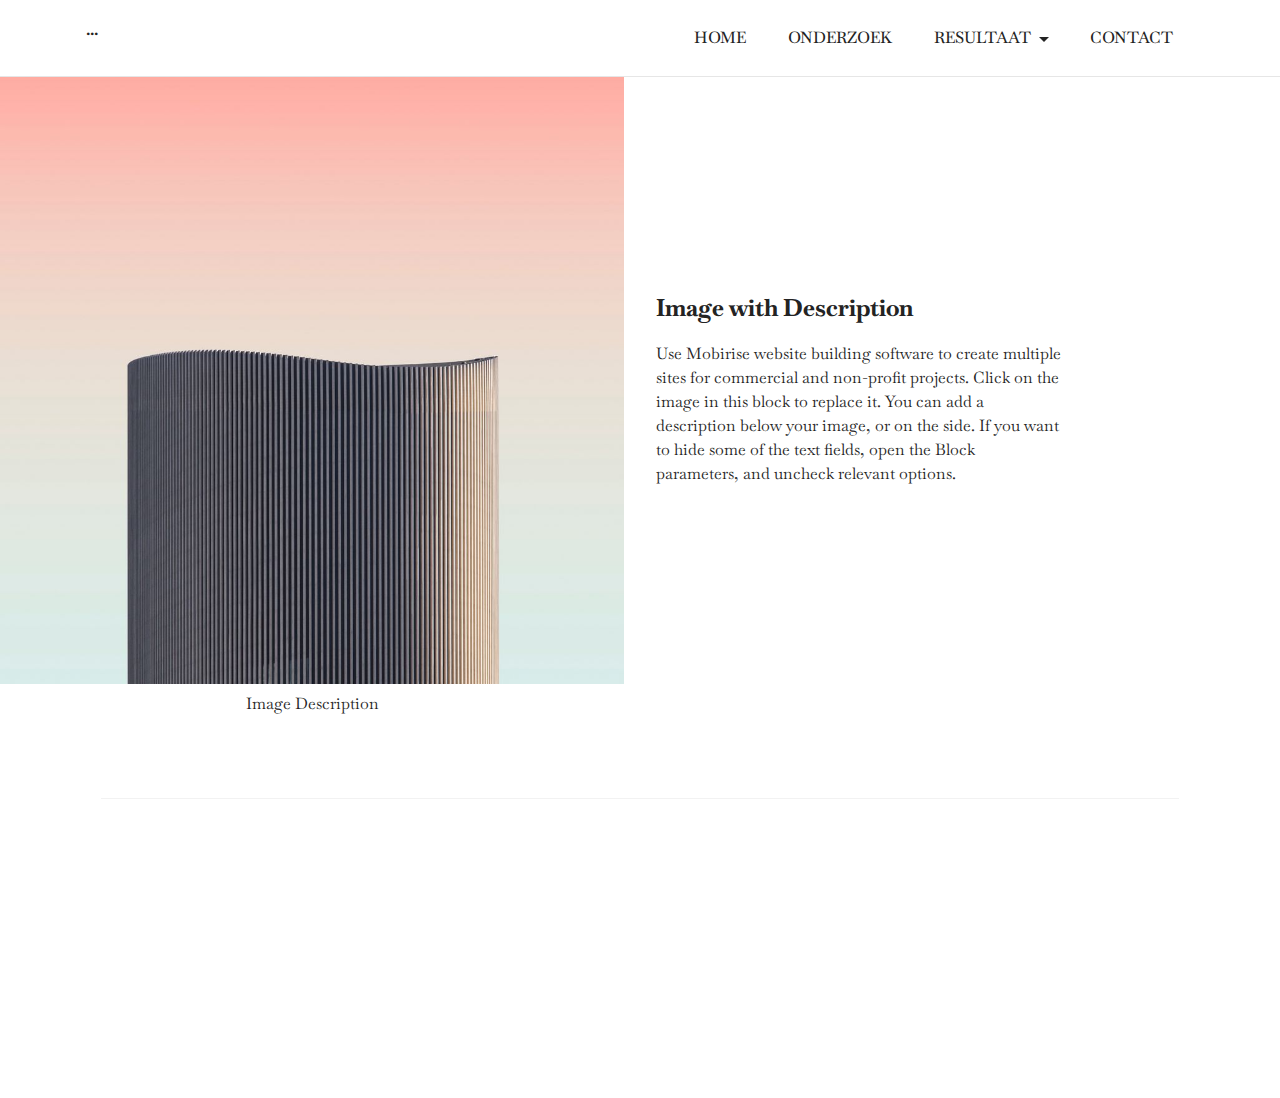
<file: page5.html>
<!DOCTYPE html>
<html  >
<head>
  <!-- Site made with Mobirise Website Builder v5.2.0, https://mobirise.com -->
  <meta charset="UTF-8">
  <meta http-equiv="X-UA-Compatible" content="IE=edge">
  <meta name="generator" content="Mobirise v5.2.0, mobirise.com">
  <meta name="viewport" content="width=device-width, initial-scale=1, minimum-scale=1">
  <link rel="shortcut icon" href="assets/images/vraagteken-2.jpg" type="image/x-icon">
  <meta name="description" content="">
  
  
  <title>2</title>
  <link rel="stylesheet" href="assets/tether/tether.min.css">
  <link rel="stylesheet" href="assets/bootstrap/css/bootstrap.min.css">
  <link rel="stylesheet" href="assets/bootstrap/css/bootstrap-grid.min.css">
  <link rel="stylesheet" href="assets/bootstrap/css/bootstrap-reboot.min.css">
  <link rel="stylesheet" href="assets/dropdown/css/style.css">
  <link rel="stylesheet" href="assets/animatecss/animate.css">
  <link rel="stylesheet" href="assets/socicon/css/styles.css">
  <link rel="stylesheet" href="assets/theme/css/style.css">
  <link rel="preload" as="style" href="assets/mobirise/css/mbr-additional.css"><link rel="stylesheet" href="assets/mobirise/css/mbr-additional.css" type="text/css">
  
  
  
  
</head>
<body>
  
  <section class="menu cid-s48OLK6784" once="menu" id="menu1-1g">
    
    <nav class="navbar navbar-dropdown navbar-fixed-top navbar-expand-lg">
        <div class="container">
            <div class="navbar-brand">
                
                <span class="navbar-caption-wrap"><a class="navbar-caption text-black display-7" href="https://mobiri.se">...<br><br></a></span>
            </div>
            <button class="navbar-toggler" type="button" data-toggle="collapse" data-target="#navbarSupportedContent" aria-controls="navbarNavAltMarkup" aria-expanded="false" aria-label="Toggle navigation">
                <div class="hamburger">
                    <span></span>
                    <span></span>
                    <span></span>
                    <span></span>
                </div>
            </button>
            <div class="collapse navbar-collapse" id="navbarSupportedContent">
                <ul class="navbar-nav nav-dropdown nav-right" data-app-modern-menu="true"><li class="nav-item"><a class="nav-link link text-black text-primary display-4" href="index.html">HOME</a></li><li class="nav-item"><a class="nav-link link text-black text-primary display-4" href="page3.html">ONDERZOEK<br></a></li>
                    <li class="nav-item dropdown"><a class="nav-link link text-black text-primary dropdown-toggle display-4" href="#" aria-expanded="false" data-toggle="dropdown-submenu">
                            RESULTAAT</a><div class="dropdown-menu"><a class="text-black text-primary dropdown-item display-4" href="page4.html" aria-expanded="false">1<br></a></div></li><li class="nav-item"><a class="nav-link link text-black text-primary display-4" href="page2.html">
                            CONTACT</a></li></ul>
                
                
            </div>
        </div>
    </nav>

</section>

<section class="image1 cid-shs2GcPKKF" id="image1-1n">
    

    

    <div>
        <div class="row align-items-center">
            <div class="col-12 col-lg-6">
                <div class="image-wrapper">
                    <img src="assets/images/4.jpg" alt="Mobirise">
                    <p class="mbr-description mbr-fonts-style pt-2 align-center display-4">
                    Image Description</p>
                </div>
            </div>
            <div class="col-12 col-lg-4">
                <div class="text-wrapper">
                    <h3 class="mbr-section-title mbr-fonts-style mb-3 display-5">
                        <strong>Image with Description</strong></h3>
                    <p class="mbr-text mbr-fonts-style display-7">
                        Use Mobirise website building software to create multiple sites for commercial and non-profit projects. Click on the image in this block to replace it. You can add a description below your image, or on the side. If you want to hide some of the text fields, open the Block parameters, and uncheck relevant options.</p>
                </div>
            </div>
        </div>
    </div>
</section>

<section class="footer5 cid-sgTBoHTKOK mbr-reveal" once="footers" id="footer5-1h">

    

    

    <div class="container">
        <div class="media-container-row">
            <div class="col-md-2 col-6">
                <div class="media-wrap">
                    <a href="https://mobirise.co/">
                        <img src="assets/images/vraagteken-4.jpeg" alt="Mobirise">
                    </a>
                </div>
            </div>
            <div class="col-10 col-6">
                <p class="mbr-text align-right links mbr-fonts-style display-7">
                    <a href="page8.html" class="text-black text-primary">About</a>&nbsp; &nbsp;&nbsp;&nbsp;<a href="page2.html" class="text-black text-primary">Contact</a>
                </p>
            </div>
        </div>
        <!-- <div class="media-container-row">
            <div class="col-md-12"> -->
        <div class="footer-lower">
            <div class="media-container-row">
                <div class="col-md-12">
                    <hr>
                </div>
            </div>
            <div class="media-container-row">
                <div class="col-md-6 copyright">
                    <p class="mbr-text mbr-fonts-style display-7">
                        © Copyright 2025 Mobirise - All Rights Reserved
                    </p>
                </div>
                <div class="col-md-6">
                    <div class="social-list align-right">
                        <div class="soc-item">
                            <a href="https://www.instagram.com/groep6multidisciplinariteit/" target="_blank">
                                <span class="mbr-iconfont mbr-iconfont-social socicon-instagram socicon"></span>
                            </a>
                        </div>
                        <div class="soc-item">
                            <a href="https://www.facebook.com/Groep-6-multidisciplinariteit-103822198232575" target="_blank">
                                <span class="mbr-iconfont mbr-iconfont-social socicon-facebook socicon"></span>
                            </a>
                        </div>
                        <div class="soc-item">
                            <a href="https://www.youtube.com/c/mobirise" target="_blank">
                                <span class="socicon-youtube socicon mbr-iconfont mbr-iconfont-social"></span>
                            </a>
                        </div>
                        
                        
                        
                    </div>
                </div>
            </div>
            <!-- </div>
            </div> -->
        </div>

    </div>
</section><section style="background-color: #fff; font-family: -apple-system, BlinkMacSystemFont, 'Segoe UI', 'Roboto', 'Helvetica Neue', Arial, sans-serif; color:#aaa; font-size:12px; padding: 0; align-items: center; display: flex;"><a href="https://mobirise.site/v" style="flex: 1 1; height: 3rem; padding-left: 1rem;"></a><p style="flex: 0 0 auto; margin:0; padding-right:1rem;"><a href="https://mobirise.site" style="color:#aaa;">Mobirise</a> simple web software</p></section><script src="assets/web/assets/jquery/jquery.min.js"></script>  <script src="assets/popper/popper.min.js"></script>  <script src="assets/tether/tether.min.js"></script>  <script src="assets/bootstrap/js/bootstrap.min.js"></script>  <script src="assets/smoothscroll/smooth-scroll.js"></script>  <script src="assets/dropdown/js/nav-dropdown.js"></script>  <script src="assets/dropdown/js/navbar-dropdown.js"></script>  <script src="assets/touchswipe/jquery.touch-swipe.min.js"></script>  <script src="assets/viewportchecker/jquery.viewportchecker.js"></script>  <script src="assets/theme/js/script.js"></script>  
  
  
  <input name="animation" type="hidden">
  </body>
</html>
</file>
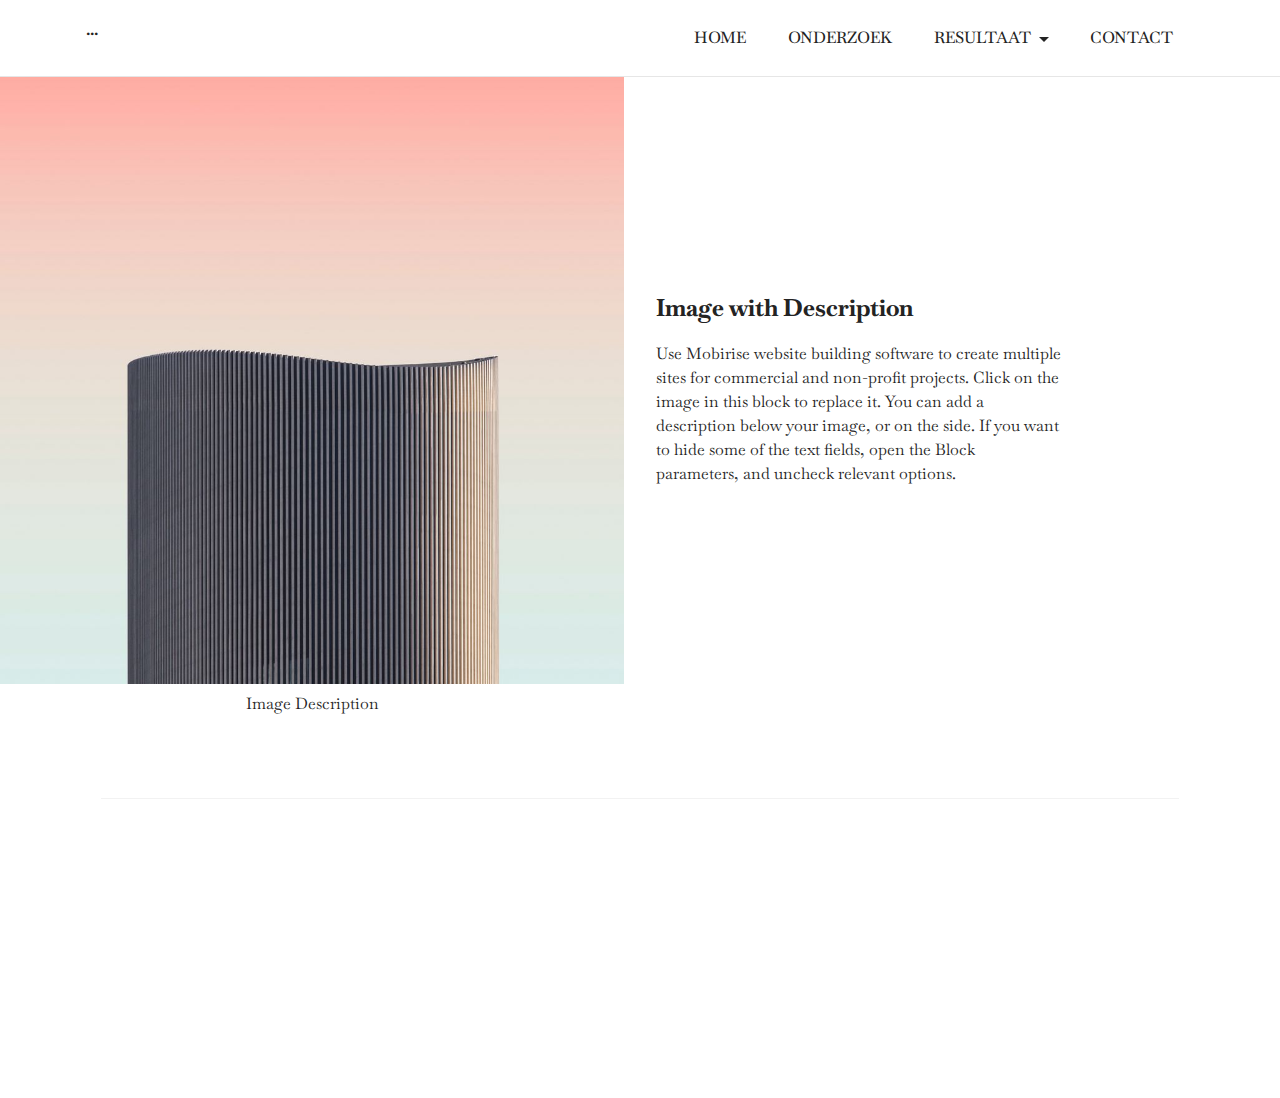
<file: page6.html>
<!DOCTYPE html>
<html  >
<head>
  <!-- Site made with Mobirise Website Builder v5.2.0, https://mobirise.com -->
  <meta charset="UTF-8">
  <meta http-equiv="X-UA-Compatible" content="IE=edge">
  <meta name="generator" content="Mobirise v5.2.0, mobirise.com">
  <meta name="viewport" content="width=device-width, initial-scale=1, minimum-scale=1">
  <link rel="shortcut icon" href="assets/images/vraagteken-2.jpg" type="image/x-icon">
  <meta name="description" content="">
  
  
  <title>3</title>
  <link rel="stylesheet" href="assets/tether/tether.min.css">
  <link rel="stylesheet" href="assets/bootstrap/css/bootstrap.min.css">
  <link rel="stylesheet" href="assets/bootstrap/css/bootstrap-grid.min.css">
  <link rel="stylesheet" href="assets/bootstrap/css/bootstrap-reboot.min.css">
  <link rel="stylesheet" href="assets/dropdown/css/style.css">
  <link rel="stylesheet" href="assets/animatecss/animate.css">
  <link rel="stylesheet" href="assets/socicon/css/styles.css">
  <link rel="stylesheet" href="assets/theme/css/style.css">
  <link rel="preload" as="style" href="assets/mobirise/css/mbr-additional.css"><link rel="stylesheet" href="assets/mobirise/css/mbr-additional.css" type="text/css">
  
  
  
  
</head>
<body>
  
  <section class="menu cid-s48OLK6784" once="menu" id="menu1-1i">
    
    <nav class="navbar navbar-dropdown navbar-fixed-top navbar-expand-lg">
        <div class="container">
            <div class="navbar-brand">
                
                <span class="navbar-caption-wrap"><a class="navbar-caption text-black display-7" href="https://mobiri.se">...<br><br></a></span>
            </div>
            <button class="navbar-toggler" type="button" data-toggle="collapse" data-target="#navbarSupportedContent" aria-controls="navbarNavAltMarkup" aria-expanded="false" aria-label="Toggle navigation">
                <div class="hamburger">
                    <span></span>
                    <span></span>
                    <span></span>
                    <span></span>
                </div>
            </button>
            <div class="collapse navbar-collapse" id="navbarSupportedContent">
                <ul class="navbar-nav nav-dropdown nav-right" data-app-modern-menu="true"><li class="nav-item"><a class="nav-link link text-black text-primary display-4" href="index.html">HOME</a></li><li class="nav-item"><a class="nav-link link text-black text-primary display-4" href="page3.html">ONDERZOEK<br></a></li>
                    <li class="nav-item dropdown"><a class="nav-link link text-black text-primary dropdown-toggle display-4" href="#" aria-expanded="false" data-toggle="dropdown-submenu">
                            RESULTAAT</a><div class="dropdown-menu"><a class="text-black text-primary dropdown-item display-4" href="page4.html" aria-expanded="false">1<br></a></div></li><li class="nav-item"><a class="nav-link link text-black text-primary display-4" href="page2.html">
                            CONTACT</a></li></ul>
                
                
            </div>
        </div>
    </nav>

</section>

<section class="image1 cid-shs2IQKJLo" id="image1-1o">
    

    

    <div>
        <div class="row align-items-center">
            <div class="col-12 col-lg-6">
                <div class="image-wrapper">
                    <img src="assets/images/4.jpg" alt="Mobirise">
                    <p class="mbr-description mbr-fonts-style pt-2 align-center display-4">
                    Image Description</p>
                </div>
            </div>
            <div class="col-12 col-lg-4">
                <div class="text-wrapper">
                    <h3 class="mbr-section-title mbr-fonts-style mb-3 display-5">
                        <strong>Image with Description</strong></h3>
                    <p class="mbr-text mbr-fonts-style display-7">
                        Use Mobirise website building software to create multiple sites for commercial and non-profit projects. Click on the image in this block to replace it. You can add a description below your image, or on the side. If you want to hide some of the text fields, open the Block parameters, and uncheck relevant options.</p>
                </div>
            </div>
        </div>
    </div>
</section>

<section class="footer5 cid-sgTBoHTKOK mbr-reveal" once="footers" id="footer5-1j">

    

    

    <div class="container">
        <div class="media-container-row">
            <div class="col-md-2 col-6">
                <div class="media-wrap">
                    <a href="https://mobirise.co/">
                        <img src="assets/images/vraagteken-4.jpeg" alt="Mobirise">
                    </a>
                </div>
            </div>
            <div class="col-10 col-6">
                <p class="mbr-text align-right links mbr-fonts-style display-7">
                    <a href="page8.html" class="text-black text-primary">About</a>&nbsp; &nbsp;&nbsp;&nbsp;<a href="page2.html" class="text-black text-primary">Contact</a>
                </p>
            </div>
        </div>
        <!-- <div class="media-container-row">
            <div class="col-md-12"> -->
        <div class="footer-lower">
            <div class="media-container-row">
                <div class="col-md-12">
                    <hr>
                </div>
            </div>
            <div class="media-container-row">
                <div class="col-md-6 copyright">
                    <p class="mbr-text mbr-fonts-style display-7">
                        © Copyright 2025 Mobirise - All Rights Reserved
                    </p>
                </div>
                <div class="col-md-6">
                    <div class="social-list align-right">
                        <div class="soc-item">
                            <a href="https://www.instagram.com/groep6multidisciplinariteit/" target="_blank">
                                <span class="mbr-iconfont mbr-iconfont-social socicon-instagram socicon"></span>
                            </a>
                        </div>
                        <div class="soc-item">
                            <a href="https://www.facebook.com/Groep-6-multidisciplinariteit-103822198232575" target="_blank">
                                <span class="mbr-iconfont mbr-iconfont-social socicon-facebook socicon"></span>
                            </a>
                        </div>
                        <div class="soc-item">
                            <a href="https://www.youtube.com/c/mobirise" target="_blank">
                                <span class="socicon-youtube socicon mbr-iconfont mbr-iconfont-social"></span>
                            </a>
                        </div>
                        
                        
                        
                    </div>
                </div>
            </div>
            <!-- </div>
            </div> -->
        </div>

    </div>
</section><section style="background-color: #fff; font-family: -apple-system, BlinkMacSystemFont, 'Segoe UI', 'Roboto', 'Helvetica Neue', Arial, sans-serif; color:#aaa; font-size:12px; padding: 0; align-items: center; display: flex;"><a href="https://mobirise.site/r" style="flex: 1 1; height: 3rem; padding-left: 1rem;"></a><p style="flex: 0 0 auto; margin:0; padding-right:1rem;">Website was <a href="https://mobirise.site/h" style="color:#aaa;">made with</a> Mobirise</p></section><script src="assets/web/assets/jquery/jquery.min.js"></script>  <script src="assets/popper/popper.min.js"></script>  <script src="assets/tether/tether.min.js"></script>  <script src="assets/bootstrap/js/bootstrap.min.js"></script>  <script src="assets/smoothscroll/smooth-scroll.js"></script>  <script src="assets/dropdown/js/nav-dropdown.js"></script>  <script src="assets/dropdown/js/navbar-dropdown.js"></script>  <script src="assets/touchswipe/jquery.touch-swipe.min.js"></script>  <script src="assets/viewportchecker/jquery.viewportchecker.js"></script>  <script src="assets/theme/js/script.js"></script>  
  
  
  <input name="animation" type="hidden">
  </body>
</html>
</file>
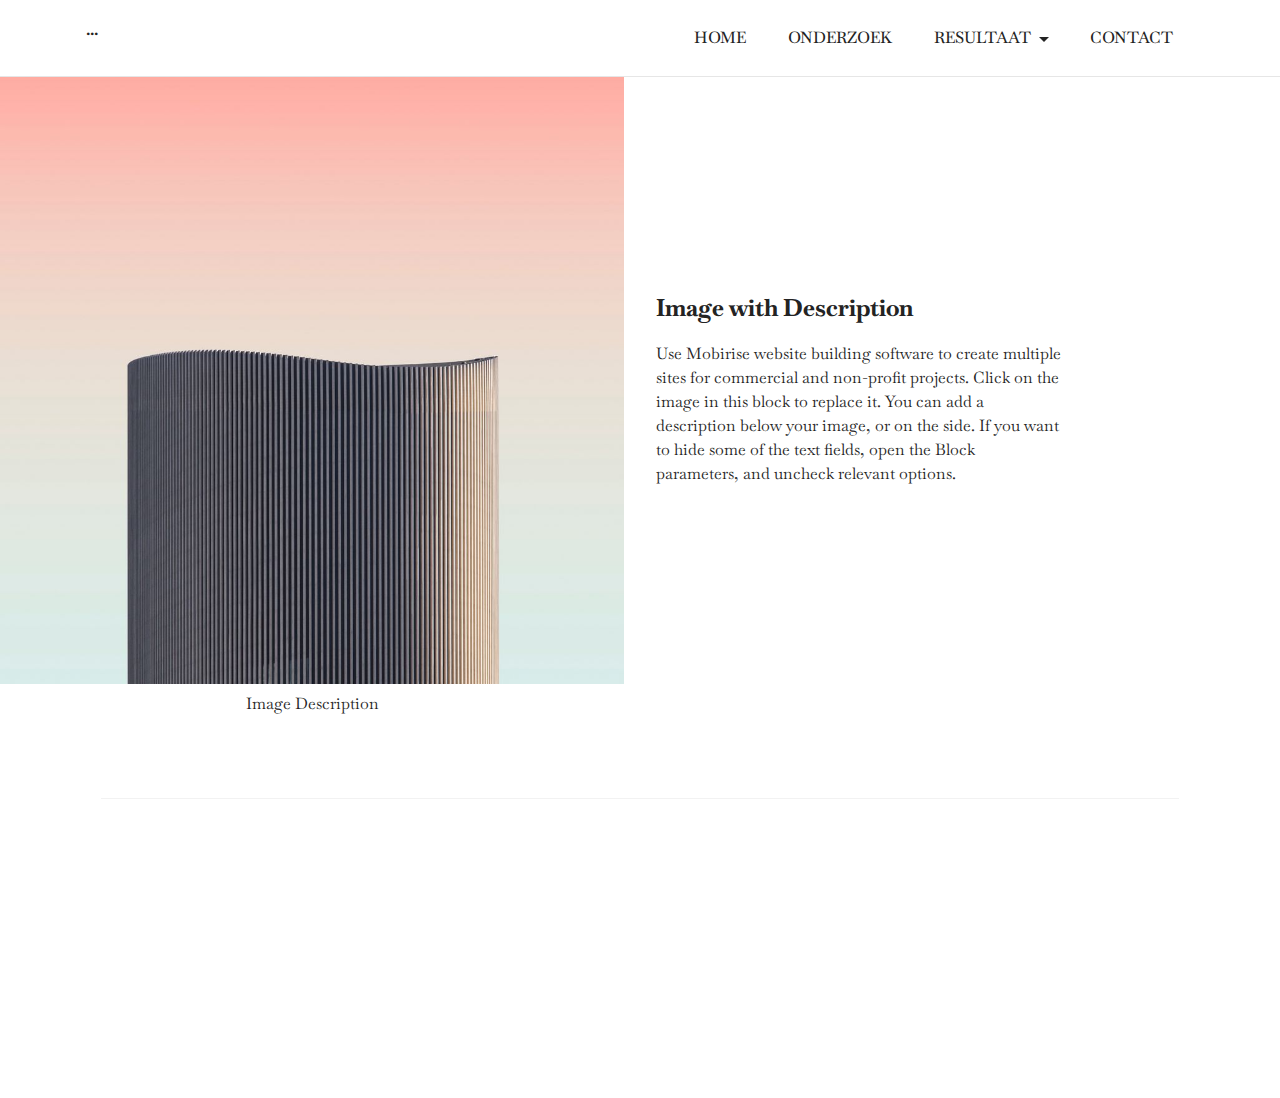
<file: page7.html>
<!DOCTYPE html>
<html  >
<head>
  <!-- Site made with Mobirise Website Builder v5.2.0, https://mobirise.com -->
  <meta charset="UTF-8">
  <meta http-equiv="X-UA-Compatible" content="IE=edge">
  <meta name="generator" content="Mobirise v5.2.0, mobirise.com">
  <meta name="viewport" content="width=device-width, initial-scale=1, minimum-scale=1">
  <link rel="shortcut icon" href="assets/images/vraagteken-2.jpg" type="image/x-icon">
  <meta name="description" content="">
  
  
  <title>4</title>
  <link rel="stylesheet" href="assets/tether/tether.min.css">
  <link rel="stylesheet" href="assets/bootstrap/css/bootstrap.min.css">
  <link rel="stylesheet" href="assets/bootstrap/css/bootstrap-grid.min.css">
  <link rel="stylesheet" href="assets/bootstrap/css/bootstrap-reboot.min.css">
  <link rel="stylesheet" href="assets/dropdown/css/style.css">
  <link rel="stylesheet" href="assets/animatecss/animate.css">
  <link rel="stylesheet" href="assets/socicon/css/styles.css">
  <link rel="stylesheet" href="assets/theme/css/style.css">
  <link rel="preload" as="style" href="assets/mobirise/css/mbr-additional.css"><link rel="stylesheet" href="assets/mobirise/css/mbr-additional.css" type="text/css">
  
  
  
  
</head>
<body>
  
  <section class="menu cid-s48OLK6784" once="menu" id="menu1-1k">
    
    <nav class="navbar navbar-dropdown navbar-fixed-top navbar-expand-lg">
        <div class="container">
            <div class="navbar-brand">
                
                <span class="navbar-caption-wrap"><a class="navbar-caption text-black display-7" href="https://mobiri.se">...<br><br></a></span>
            </div>
            <button class="navbar-toggler" type="button" data-toggle="collapse" data-target="#navbarSupportedContent" aria-controls="navbarNavAltMarkup" aria-expanded="false" aria-label="Toggle navigation">
                <div class="hamburger">
                    <span></span>
                    <span></span>
                    <span></span>
                    <span></span>
                </div>
            </button>
            <div class="collapse navbar-collapse" id="navbarSupportedContent">
                <ul class="navbar-nav nav-dropdown nav-right" data-app-modern-menu="true"><li class="nav-item"><a class="nav-link link text-black text-primary display-4" href="index.html">HOME</a></li><li class="nav-item"><a class="nav-link link text-black text-primary display-4" href="page3.html">ONDERZOEK<br></a></li>
                    <li class="nav-item dropdown"><a class="nav-link link text-black text-primary dropdown-toggle display-4" href="#" aria-expanded="false" data-toggle="dropdown-submenu">
                            RESULTAAT</a><div class="dropdown-menu"><a class="text-black text-primary dropdown-item display-4" href="page4.html" aria-expanded="false">1<br></a></div></li><li class="nav-item"><a class="nav-link link text-black text-primary display-4" href="page2.html">
                            CONTACT</a></li></ul>
                
                
            </div>
        </div>
    </nav>

</section>

<section class="image1 cid-shs2KJbghD" id="image1-1p">
    

    

    <div>
        <div class="row align-items-center">
            <div class="col-12 col-lg-6">
                <div class="image-wrapper">
                    <img src="assets/images/4.jpg" alt="Mobirise">
                    <p class="mbr-description mbr-fonts-style pt-2 align-center display-4">
                    Image Description</p>
                </div>
            </div>
            <div class="col-12 col-lg-4">
                <div class="text-wrapper">
                    <h3 class="mbr-section-title mbr-fonts-style mb-3 display-5">
                        <strong>Image with Description</strong></h3>
                    <p class="mbr-text mbr-fonts-style display-7">
                        Use Mobirise website building software to create multiple sites for commercial and non-profit projects. Click on the image in this block to replace it. You can add a description below your image, or on the side. If you want to hide some of the text fields, open the Block parameters, and uncheck relevant options.</p>
                </div>
            </div>
        </div>
    </div>
</section>

<section class="footer5 cid-sgTBoHTKOK mbr-reveal" once="footers" id="footer5-1l">

    

    

    <div class="container">
        <div class="media-container-row">
            <div class="col-md-2 col-6">
                <div class="media-wrap">
                    <a href="https://mobirise.co/">
                        <img src="assets/images/vraagteken-4.jpeg" alt="Mobirise">
                    </a>
                </div>
            </div>
            <div class="col-10 col-6">
                <p class="mbr-text align-right links mbr-fonts-style display-7">
                    <a href="page8.html" class="text-black text-primary">About</a>&nbsp; &nbsp;&nbsp;&nbsp;<a href="page2.html" class="text-black text-primary">Contact</a>
                </p>
            </div>
        </div>
        <!-- <div class="media-container-row">
            <div class="col-md-12"> -->
        <div class="footer-lower">
            <div class="media-container-row">
                <div class="col-md-12">
                    <hr>
                </div>
            </div>
            <div class="media-container-row">
                <div class="col-md-6 copyright">
                    <p class="mbr-text mbr-fonts-style display-7">
                        © Copyright 2025 Mobirise - All Rights Reserved
                    </p>
                </div>
                <div class="col-md-6">
                    <div class="social-list align-right">
                        <div class="soc-item">
                            <a href="https://www.instagram.com/groep6multidisciplinariteit/" target="_blank">
                                <span class="mbr-iconfont mbr-iconfont-social socicon-instagram socicon"></span>
                            </a>
                        </div>
                        <div class="soc-item">
                            <a href="https://www.facebook.com/Groep-6-multidisciplinariteit-103822198232575" target="_blank">
                                <span class="mbr-iconfont mbr-iconfont-social socicon-facebook socicon"></span>
                            </a>
                        </div>
                        <div class="soc-item">
                            <a href="https://www.youtube.com/c/mobirise" target="_blank">
                                <span class="socicon-youtube socicon mbr-iconfont mbr-iconfont-social"></span>
                            </a>
                        </div>
                        
                        
                        
                    </div>
                </div>
            </div>
            <!-- </div>
            </div> -->
        </div>

    </div>
</section><section style="background-color: #fff; font-family: -apple-system, BlinkMacSystemFont, 'Segoe UI', 'Roboto', 'Helvetica Neue', Arial, sans-serif; color:#aaa; font-size:12px; padding: 0; align-items: center; display: flex;"><a href="https://mobirise.site/j" style="flex: 1 1; height: 3rem; padding-left: 1rem;"></a><p style="flex: 0 0 auto; margin:0; padding-right:1rem;">Build a free site - <a href="https://mobirise.site/v" style="color:#aaa;">Try here</a></p></section><script src="assets/web/assets/jquery/jquery.min.js"></script>  <script src="assets/popper/popper.min.js"></script>  <script src="assets/tether/tether.min.js"></script>  <script src="assets/bootstrap/js/bootstrap.min.js"></script>  <script src="assets/smoothscroll/smooth-scroll.js"></script>  <script src="assets/dropdown/js/nav-dropdown.js"></script>  <script src="assets/dropdown/js/navbar-dropdown.js"></script>  <script src="assets/touchswipe/jquery.touch-swipe.min.js"></script>  <script src="assets/viewportchecker/jquery.viewportchecker.js"></script>  <script src="assets/theme/js/script.js"></script>  
  
  
  <input name="animation" type="hidden">
  </body>
</html>
</file>
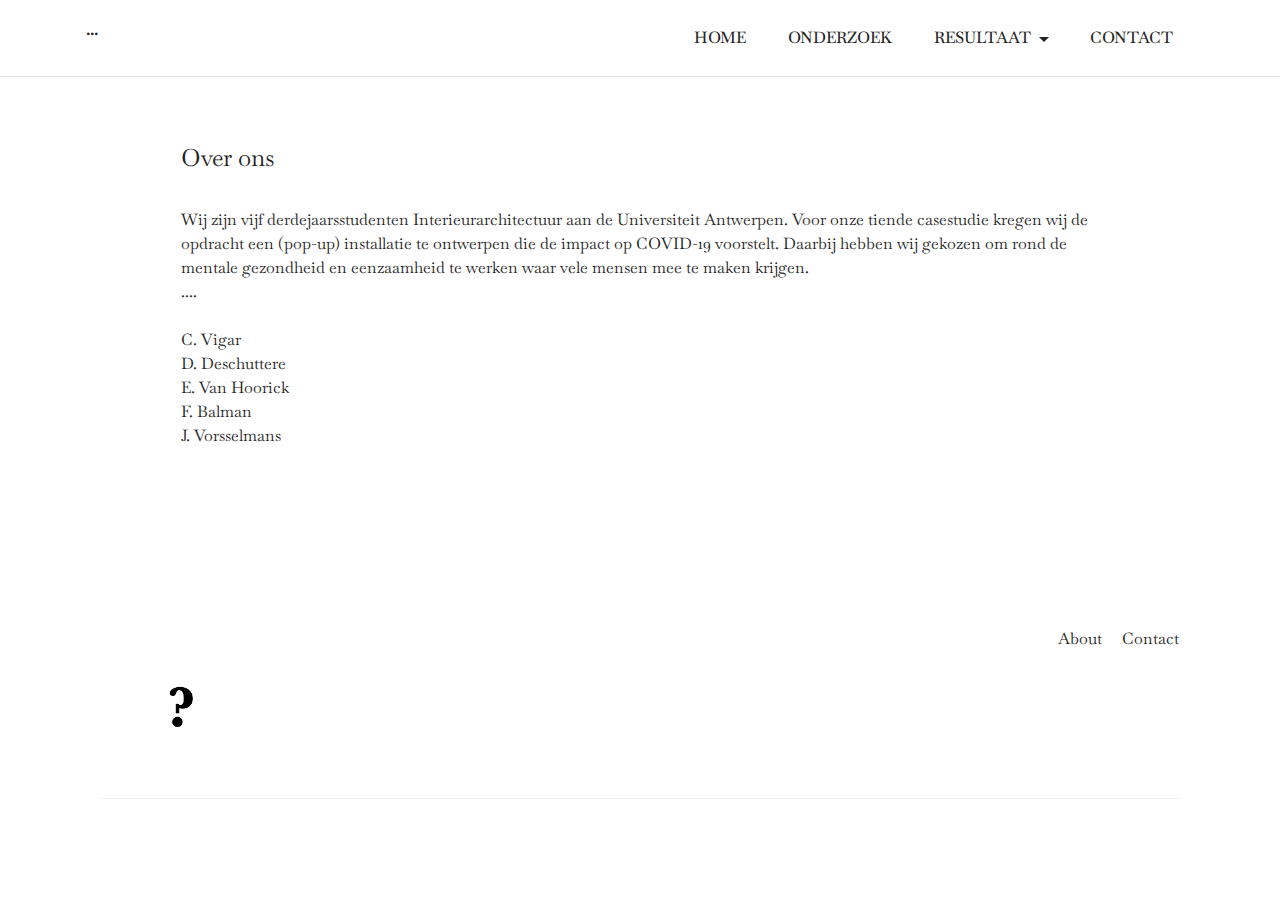
<file: page8.html>
<!DOCTYPE html>
<html  >
<head>
  <!-- Site made with Mobirise Website Builder v5.2.0, https://mobirise.com -->
  <meta charset="UTF-8">
  <meta http-equiv="X-UA-Compatible" content="IE=edge">
  <meta name="generator" content="Mobirise v5.2.0, mobirise.com">
  <meta name="viewport" content="width=device-width, initial-scale=1, minimum-scale=1">
  <link rel="shortcut icon" href="assets/images/vraagteken-2.jpg" type="image/x-icon">
  <meta name="description" content="">
  
  
  <title>Over ons</title>
  <link rel="stylesheet" href="assets/tether/tether.min.css">
  <link rel="stylesheet" href="assets/bootstrap/css/bootstrap.min.css">
  <link rel="stylesheet" href="assets/bootstrap/css/bootstrap-grid.min.css">
  <link rel="stylesheet" href="assets/bootstrap/css/bootstrap-reboot.min.css">
  <link rel="stylesheet" href="assets/dropdown/css/style.css">
  <link rel="stylesheet" href="assets/animatecss/animate.css">
  <link rel="stylesheet" href="assets/socicon/css/styles.css">
  <link rel="stylesheet" href="assets/theme/css/style.css">
  <link rel="preload" as="style" href="assets/mobirise/css/mbr-additional.css"><link rel="stylesheet" href="assets/mobirise/css/mbr-additional.css" type="text/css">
  
  
  
  
</head>
<body>
  
  <section class="menu cid-s48OLK6784" once="menu" id="menu1-1q">
    
    <nav class="navbar navbar-dropdown navbar-fixed-top navbar-expand-lg">
        <div class="container">
            <div class="navbar-brand">
                
                <span class="navbar-caption-wrap"><a class="navbar-caption text-black display-7" href="https://mobiri.se">...<br><br></a></span>
            </div>
            <button class="navbar-toggler" type="button" data-toggle="collapse" data-target="#navbarSupportedContent" aria-controls="navbarNavAltMarkup" aria-expanded="false" aria-label="Toggle navigation">
                <div class="hamburger">
                    <span></span>
                    <span></span>
                    <span></span>
                    <span></span>
                </div>
            </button>
            <div class="collapse navbar-collapse" id="navbarSupportedContent">
                <ul class="navbar-nav nav-dropdown nav-right" data-app-modern-menu="true"><li class="nav-item"><a class="nav-link link text-black text-primary display-4" href="index.html">HOME</a></li><li class="nav-item"><a class="nav-link link text-black text-primary display-4" href="page3.html">ONDERZOEK<br></a></li>
                    <li class="nav-item dropdown"><a class="nav-link link text-black text-primary dropdown-toggle display-4" href="#" aria-expanded="false" data-toggle="dropdown-submenu">
                            RESULTAAT</a><div class="dropdown-menu"><a class="text-black text-primary dropdown-item display-4" href="page4.html" aria-expanded="false">1<br></a></div></li><li class="nav-item"><a class="nav-link link text-black text-primary display-4" href="page2.html">
                            CONTACT</a></li></ul>
                
                
            </div>
        </div>
    </nav>

</section>

<section class="content5 cid-shsRnzat5M" id="content5-1t">
    
    <div class="container">
        <div class="row justify-content-center">
            <div class="col-md-12 col-lg-10">
                
                <h4 class="mbr-section-subtitle mbr-fonts-style mb-4 display-5">Over ons</h4>
                <p class="mbr-text mbr-fonts-style display-7">Wij zijn vijf derdejaarsstudenten Interieurarchitectuur aan de Universiteit Antwerpen. Voor onze tiende casestudie kregen wij de opdracht een (pop-up) installatie te ontwerpen die de impact op COVID-19 voorstelt. Daarbij hebben wij gekozen om rond de mentale gezondheid en eenzaamheid te werken waar vele mensen mee te maken krijgen.&nbsp;<br>....<br><br>C. Vigar<br>D. Deschuttere<br>E. Van Hoorick<br>F. Balman<br>J. Vorsselmans<br></p>
            </div>
        </div>
    </div>
</section>

<section class="footer5 cid-sgTBoHTKOK mbr-reveal" once="footers" id="footer5-1r">

    

    

    <div class="container">
        <div class="media-container-row">
            <div class="col-md-2 col-6">
                <div class="media-wrap">
                    <a href="https://mobirise.co/">
                        <img src="assets/images/vraagteken-4.jpeg" alt="Mobirise">
                    </a>
                </div>
            </div>
            <div class="col-10 col-6">
                <p class="mbr-text align-right links mbr-fonts-style display-7">
                    <a href="page8.html" class="text-black text-primary">About</a>&nbsp; &nbsp;&nbsp;&nbsp;<a href="page2.html" class="text-black text-primary">Contact</a>
                </p>
            </div>
        </div>
        <!-- <div class="media-container-row">
            <div class="col-md-12"> -->
        <div class="footer-lower">
            <div class="media-container-row">
                <div class="col-md-12">
                    <hr>
                </div>
            </div>
            <div class="media-container-row">
                <div class="col-md-6 copyright">
                    <p class="mbr-text mbr-fonts-style display-7">
                        © Copyright 2025 Mobirise - All Rights Reserved
                    </p>
                </div>
                <div class="col-md-6">
                    <div class="social-list align-right">
                        <div class="soc-item">
                            <a href="https://www.instagram.com/groep6multidisciplinariteit/" target="_blank">
                                <span class="mbr-iconfont mbr-iconfont-social socicon-instagram socicon"></span>
                            </a>
                        </div>
                        <div class="soc-item">
                            <a href="https://www.facebook.com/Groep-6-multidisciplinariteit-103822198232575" target="_blank">
                                <span class="mbr-iconfont mbr-iconfont-social socicon-facebook socicon"></span>
                            </a>
                        </div>
                        <div class="soc-item">
                            <a href="https://www.youtube.com/c/mobirise" target="_blank">
                                <span class="socicon-youtube socicon mbr-iconfont mbr-iconfont-social"></span>
                            </a>
                        </div>
                        
                        
                        
                    </div>
                </div>
            </div>
            <!-- </div>
            </div> -->
        </div>

    </div>
</section><section style="background-color: #fff; font-family: -apple-system, BlinkMacSystemFont, 'Segoe UI', 'Roboto', 'Helvetica Neue', Arial, sans-serif; color:#aaa; font-size:12px; padding: 0; align-items: center; display: flex;"><a href="https://mobirise.site/e" style="flex: 1 1; height: 3rem; padding-left: 1rem;"></a><p style="flex: 0 0 auto; margin:0; padding-right:1rem;">Created with Mobirise - <a href="https://mobirise.site/m" style="color:#aaa;">Get more</a></p></section><script src="assets/web/assets/jquery/jquery.min.js"></script>  <script src="assets/popper/popper.min.js"></script>  <script src="assets/tether/tether.min.js"></script>  <script src="assets/bootstrap/js/bootstrap.min.js"></script>  <script src="assets/smoothscroll/smooth-scroll.js"></script>  <script src="assets/dropdown/js/nav-dropdown.js"></script>  <script src="assets/dropdown/js/navbar-dropdown.js"></script>  <script src="assets/touchswipe/jquery.touch-swipe.min.js"></script>  <script src="assets/viewportchecker/jquery.viewportchecker.js"></script>  <script src="assets/theme/js/script.js"></script>  
  
  
  <input name="animation" type="hidden">
  </body>
</html>
</file>
<file: assets/dropdown/css/style.css>
.navbar-dropdown {
  left: 0;
  padding: 0;
  position: absolute;
  right: 0;
  top: 0;
  transition: all 0.45s ease;
  z-index: 1030;
  background: #282828; }
  .navbar-dropdown .navbar-logo {
    margin-right: 0.8rem;
    transition: margin 0.3s ease-in-out;
    vertical-align: middle; }
    .navbar-dropdown .navbar-logo img {
      height: 3.125rem;
      transition: all 0.3s ease-in-out; }
    .navbar-dropdown .navbar-logo.mbr-iconfont {
      font-size: 3.125rem;
      line-height: 3.125rem; }
  .navbar-dropdown .navbar-caption {
    font-weight: 700;
    white-space: normal;
    vertical-align: -4px;
    line-height: 3.125rem !important; }
    .navbar-dropdown .navbar-caption, .navbar-dropdown .navbar-caption:hover {
      color: inherit;
      text-decoration: none; }
  .navbar-dropdown .mbr-iconfont + .navbar-caption {
    vertical-align: -1px; }
  .navbar-dropdown.navbar-fixed-top {
    position: fixed; }
  .navbar-dropdown .navbar-brand span {
    vertical-align: -4px; }
  .navbar-dropdown.bg-color.transparent {
    background: none; }
  .navbar-dropdown.navbar-short .navbar-brand {
    padding: 0.625rem 0; }
    .navbar-dropdown.navbar-short .navbar-brand span {
      vertical-align: -1px; }
  .navbar-dropdown.navbar-short .navbar-caption {
    line-height: 2.375rem !important;
    vertical-align: -2px; }
  .navbar-dropdown.navbar-short .navbar-logo {
    margin-right: 0.5rem; }
    .navbar-dropdown.navbar-short .navbar-logo img {
      height: 2.375rem; }
    .navbar-dropdown.navbar-short .navbar-logo.mbr-iconfont {
      font-size: 2.375rem;
      line-height: 2.375rem; }
  .navbar-dropdown.navbar-short .mbr-table-cell {
    height: 3.625rem; }
  .navbar-dropdown .navbar-close {
    left: 0.6875rem;
    position: fixed;
    top: 0.75rem;
    z-index: 1000; }
  .navbar-dropdown .hamburger-icon {
    content: "";
    display: inline-block;
    vertical-align: middle;
    width: 16px;
    -webkit-box-shadow: 0 -6px 0 1px #282828,0 0 0 1px #282828,0 6px 0 1px #282828;
    -moz-box-shadow: 0 -6px 0 1px #282828,0 0 0 1px #282828,0 6px 0 1px #282828;
    box-shadow: 0 -6px 0 1px #282828,0 0 0 1px #282828,0 6px 0 1px #282828; }

.dropdown-menu .dropdown-toggle[data-toggle="dropdown-submenu"]::after {
  border-bottom: 0.35em solid transparent;
  border-left: 0.35em solid;
  border-right: 0;
  border-top: 0.35em solid transparent;
  margin-left: 0.3rem; }

.dropdown-menu .dropdown-item:focus {
  outline: 0; }

.nav-dropdown {
  font-size: 0.75rem;
  font-weight: 500;
  height: auto !important; }
  .nav-dropdown .nav-btn {
    padding-left: 1rem; }
  .nav-dropdown .link {
    margin: .667em 1.667em;
    font-weight: 500;
    padding: 0;
    transition: color .2s ease-in-out; }
    .nav-dropdown .link.dropdown-toggle {
      margin-right: 2.583em; }
      .nav-dropdown .link.dropdown-toggle::after {
        margin-left: .25rem;
        border-top: 0.35em solid;
        border-right: 0.35em solid transparent;
        border-left: 0.35em solid transparent;
        border-bottom: 0; }
      .nav-dropdown .link.dropdown-toggle[aria-expanded="true"] {
        margin: 0;
        padding: 0.667em 3.263em  0.667em 1.667em; }
  .nav-dropdown .link::after,
  .nav-dropdown .dropdown-item::after {
    color: inherit; }
  .nav-dropdown .btn {
    font-size: 0.75rem;
    font-weight: 700;
    letter-spacing: 0;
    margin-bottom: 0;
    padding-left: 1.25rem;
    padding-right: 1.25rem; }
  .nav-dropdown .dropdown-menu {
    border-radius: 0;
    border: 0;
    left: 0;
    margin: 0;
    padding-bottom: 1.25rem;
    padding-top: 1.25rem;
    position: relative; }
  .nav-dropdown .dropdown-submenu {
    margin-left: 0.125rem;
    top: 0; }
  .nav-dropdown .dropdown-item {
    font-weight: 500;
    line-height: 2;
    padding: 0.3846em 4.615em 0.3846em 1.5385em;
    position: relative;
    transition: color .2s ease-in-out, background-color .2s ease-in-out; }
    .nav-dropdown .dropdown-item::after {
      margin-top: -0.3077em;
      position: absolute;
      right: 1.1538em;
      top: 50%; }
    .nav-dropdown .dropdown-item:focus, .nav-dropdown .dropdown-item:hover {
      background: none; }

@media (max-width: 767px) {
  .nav-dropdown.navbar-toggleable-sm {
    bottom: 0;
    display: none;
    left: 0;
    overflow-x: hidden;
    position: fixed;
    top: 0;
    transform: translateX(-100%);
    -ms-transform: translateX(-100%);
    -webkit-transform: translateX(-100%);
    width: 18.75rem;
    z-index: 999; } }
.nav-dropdown.navbar-toggleable-xl {
  bottom: 0;
  display: none;
  left: 0;
  overflow-x: hidden;
  position: fixed;
  top: 0;
  transform: translateX(-100%);
  -ms-transform: translateX(-100%);
  -webkit-transform: translateX(-100%);
  width: 18.75rem;
  z-index: 999; }

.nav-dropdown-sm {
  display: block !important;
  overflow-x: hidden;
  overflow: auto;
  padding-top: 3.875rem; }
  .nav-dropdown-sm::after {
    content: "";
    display: block;
    height: 3rem;
    width: 100%; }
  .nav-dropdown-sm.collapse.in ~ .navbar-close {
    display: block !important; }
  .nav-dropdown-sm.collapsing, .nav-dropdown-sm.collapse.in {
    transform: translateX(0);
    -ms-transform: translateX(0);
    -webkit-transform: translateX(0);
    transition: all 0.25s ease-out;
    -webkit-transition: all 0.25s ease-out;
    background: #282828; }
  .nav-dropdown-sm.collapsing[aria-expanded="false"] {
    transform: translateX(-100%);
    -ms-transform: translateX(-100%);
    -webkit-transform: translateX(-100%); }
  .nav-dropdown-sm .nav-item {
    display: block;
    margin-left: 0 !important;
    padding-left: 0; }
  .nav-dropdown-sm .link,
  .nav-dropdown-sm .dropdown-item {
    border-top: 1px dotted rgba(255, 255, 255, 0.1);
    font-size: 0.8125rem;
    line-height: 1.6;
    margin: 0 !important;
    padding: 0.875rem 2.4rem 0.875rem 1.5625rem !important;
    position: relative;
    white-space: normal; }
    .nav-dropdown-sm .link:focus, .nav-dropdown-sm .link:hover,
    .nav-dropdown-sm .dropdown-item:focus,
    .nav-dropdown-sm .dropdown-item:hover {
      background: rgba(0, 0, 0, 0.2) !important;
      color: #c0a375; }
  .nav-dropdown-sm .nav-btn {
    position: relative;
    padding: 1.5625rem 1.5625rem 0 1.5625rem; }
    .nav-dropdown-sm .nav-btn::before {
      border-top: 1px dotted rgba(255, 255, 255, 0.1);
      content: "";
      left: 0;
      position: absolute;
      top: 0;
      width: 100%; }
    .nav-dropdown-sm .nav-btn + .nav-btn {
      padding-top: 0.625rem; }
      .nav-dropdown-sm .nav-btn + .nav-btn::before {
        display: none; }
  .nav-dropdown-sm .btn {
    padding: 0.625rem 0; }
  .nav-dropdown-sm .dropdown-toggle[data-toggle="dropdown-submenu"]::after {
    margin-left: .25rem;
    border-top: 0.35em solid;
    border-right: 0.35em solid transparent;
    border-left: 0.35em solid transparent;
    border-bottom: 0; }
  .nav-dropdown-sm .dropdown-toggle[data-toggle="dropdown-submenu"][aria-expanded="true"]::after {
    border-top: 0;
    border-right: 0.35em solid transparent;
    border-left: 0.35em solid transparent;
    border-bottom: 0.35em solid; }
  .nav-dropdown-sm .dropdown-menu {
    margin: 0;
    padding: 0;
    position: relative;
    top: 0;
    left: 0;
    width: 100%;
    border: 0;
    float: none;
    border-radius: 0;
    background: none; }
  .nav-dropdown-sm .dropdown-submenu {
    left: 100%;
    margin-left: 0.125rem;
    margin-top: -1.25rem;
    top: 0; }

.navbar-toggleable-sm .nav-dropdown .dropdown-menu {
  position: absolute; }

.navbar-toggleable-sm .nav-dropdown .dropdown-submenu {
  left: 100%;
  margin-left: 0.125rem;
  margin-top: -1.25rem;
  top: 0; }

.navbar-toggleable-sm.opened .nav-dropdown .dropdown-menu {
  position: relative; }

.navbar-toggleable-sm.opened .nav-dropdown .dropdown-submenu {
  left: 0;
  margin-left: 00rem;
  margin-top: 0rem;
  top: 0; }

.is-builder .nav-dropdown.collapsing {
  transition: none !important; }

/*# sourceMappingURL=style.css.map */
</file>
<file: assets/socicon/css/styles.css>
@charset "UTF-8";

@font-face {
  font-family: 'Socicon';
  src:  url('../fonts/socicon.eot');
  src:  url('../fonts/socicon.eot?#iefix') format('embedded-opentype'),
    url('../fonts/socicon.woff2') format('woff2'),
    url('../fonts/socicon.ttf') format('truetype'),
    url('../fonts/socicon.woff') format('woff'),
    url('../fonts/socicon.svg#socicon') format('svg');
  font-weight: normal;
  font-style: normal;
}

[data-icon]:before {
  font-family: "socicon" !important;
  content: attr(data-icon);
  font-style: normal !important;
  font-weight: normal !important;
  font-variant: normal !important;
  text-transform: none !important;
  speak: none;
  line-height: 1;
  -webkit-font-smoothing: antialiased;
  -moz-osx-font-smoothing: grayscale;
}

[class^="socicon-"], [class*=" socicon-"] {
  /* use !important to prevent issues with browser extensions that change fonts */
  font-family: 'Socicon' !important;
  speak: none;
  font-style: normal;
  font-weight: normal;
  font-variant: normal;
  text-transform: none;
  line-height: 1;

  /* Better Font Rendering =========== */
  -webkit-font-smoothing: antialiased;
  -moz-osx-font-smoothing: grayscale;
}

.socicon-eitaa:before {
  content: "\e97c";
}
.socicon-soroush:before {
  content: "\e97d";
}
.socicon-bale:before {
  content: "\e97e";
}
.socicon-zazzle:before {
  content: "\e97b";
}
.socicon-society6:before {
  content: "\e97a";
}
.socicon-redbubble:before {
  content: "\e979";
}
.socicon-avvo:before {
  content: "\e978";
}
.socicon-stitcher:before {
  content: "\e977";
}
.socicon-googlehangouts:before {
  content: "\e974";
}
.socicon-dlive:before {
  content: "\e975";
}
.socicon-vsco:before {
  content: "\e976";
}
.socicon-flipboard:before {
  content: "\e973";
}
.socicon-ubuntu:before {
  content: "\e958";
}
.socicon-artstation:before {
  content: "\e959";
}
.socicon-invision:before {
  content: "\e95a";
}
.socicon-torial:before {
  content: "\e95b";
}
.socicon-collectorz:before {
  content: "\e95c";
}
.socicon-seenthis:before {
  content: "\e95d";
}
.socicon-googleplaymusic:before {
  content: "\e95e";
}
.socicon-debian:before {
  content: "\e95f";
}
.socicon-filmfreeway:before {
  content: "\e960";
}
.socicon-gnome:before {
  content: "\e961";
}
.socicon-itchio:before {
  content: "\e962";
}
.socicon-jamendo:before {
  content: "\e963";
}
.socicon-mix:before {
  content: "\e964";
}
.socicon-sharepoint:before {
  content: "\e965";
}
.socicon-tinder:before {
  content: "\e966";
}
.socicon-windguru:before {
  content: "\e967";
}
.socicon-cdbaby:before {
  content: "\e968";
}
.socicon-elementaryos:before {
  content: "\e969";
}
.socicon-stage32:before {
  content: "\e96a";
}
.socicon-tiktok:before {
  content: "\e96b";
}
.socicon-gitter:before {
  content: "\e96c";
}
.socicon-letterboxd:before {
  content: "\e96d";
}
.socicon-threema:before {
  content: "\e96e";
}
.socicon-splice:before {
  content: "\e96f";
}
.socicon-metapop:before {
  content: "\e970";
}
.socicon-naver:before {
  content: "\e971";
}
.socicon-remote:before {
  content: "\e972";
}
.socicon-internet:before {
  content: "\e957";
}
.socicon-moddb:before {
  content: "\e94b";
}
.socicon-indiedb:before {
  content: "\e94c";
}
.socicon-traxsource:before {
  content: "\e94d";
}
.socicon-gamefor:before {
  content: "\e94e";
}
.socicon-pixiv:before {
  content: "\e94f";
}
.socicon-myanimelist:before {
  content: "\e950";
}
.socicon-blackberry:before {
  content: "\e951";
}
.socicon-wickr:before {
  content: "\e952";
}
.socicon-spip:before {
  content: "\e953";
}
.socicon-napster:before {
  content: "\e954";
}
.socicon-beatport:before {
  content: "\e955";
}
.socicon-hackerone:before {
  content: "\e956";
}
.socicon-hackernews:before {
  content: "\e946";
}
.socicon-smashwords:before {
  content: "\e947";
}
.socicon-kobo:before {
  content: "\e948";
}
.socicon-bookbub:before {
  content: "\e949";
}
.socicon-mailru:before {
  content: "\e94a";
}
.socicon-gitlab:before {
  content: "\e945";
}
.socicon-instructables:before {
  content: "\e944";
}
.socicon-portfolio:before {
  content: "\e943";
}
.socicon-codered:before {
  content: "\e940";
}
.socicon-origin:before {
  content: "\e941";
}
.socicon-nextdoor:before {
  content: "\e942";
}
.socicon-udemy:before {
  content: "\e93f";
}
.socicon-livemaster:before {
  content: "\e93e";
}
.socicon-crunchbase:before {
  content: "\e93b";
}
.socicon-homefy:before {
  content: "\e93c";
}
.socicon-calendly:before {
  content: "\e93d";
}
.socicon-realtor:before {
  content: "\e90f";
}
.socicon-tidal:before {
  content: "\e910";
}
.socicon-qobuz:before {
  content: "\e911";
}
.socicon-natgeo:before {
  content: "\e912";
}
.socicon-mastodon:before {
  content: "\e913";
}
.socicon-unsplash:before {
  content: "\e914";
}
.socicon-homeadvisor:before {
  content: "\e915";
}
.socicon-angieslist:before {
  content: "\e916";
}
.socicon-codepen:before {
  content: "\e917";
}
.socicon-slack:before {
  content: "\e918";
}
.socicon-openaigym:before {
  content: "\e919";
}
.socicon-logmein:before {
  content: "\e91a";
}
.socicon-fiverr:before {
  content: "\e91b";
}
.socicon-gotomeeting:before {
  content: "\e91c";
}
.socicon-aliexpress:before {
  content: "\e91d";
}
.socicon-guru:before {
  content: "\e91e";
}
.socicon-appstore:before {
  content: "\e91f";
}
.socicon-homes:before {
  content: "\e920";
}
.socicon-zoom:before {
  content: "\e921";
}
.socicon-alibaba:before {
  content: "\e922";
}
.socicon-craigslist:before {
  content: "\e923";
}
.socicon-wix:before {
  content: "\e924";
}
.socicon-redfin:before {
  content: "\e925";
}
.socicon-googlecalendar:before {
  content: "\e926";
}
.socicon-shopify:before {
  content: "\e927";
}
.socicon-freelancer:before {
  content: "\e928";
}
.socicon-seedrs:before {
  content: "\e929";
}
.socicon-bing:before {
  content: "\e92a";
}
.socicon-doodle:before {
  content: "\e92b";
}
.socicon-bonanza:before {
  content: "\e92c";
}
.socicon-squarespace:before {
  content: "\e92d";
}
.socicon-toptal:before {
  content: "\e92e";
}
.socicon-gust:before {
  content: "\e92f";
}
.socicon-ask:before {
  content: "\e930";
}
.socicon-trulia:before {
  content: "\e931";
}
.socicon-loomly:before {
  content: "\e932";
}
.socicon-ghost:before {
  content: "\e933";
}
.socicon-upwork:before {
  content: "\e934";
}
.socicon-fundable:before {
  content: "\e935";
}
.socicon-booking:before {
  content: "\e936";
}
.socicon-googlemaps:before {
  content: "\e937";
}
.socicon-zillow:before {
  content: "\e938";
}
.socicon-niconico:before {
  content: "\e939";
}
.socicon-toneden:before {
  content: "\e93a";
}
.socicon-augment:before {
  content: "\e908";
}
.socicon-bitbucket:before {
  content: "\e909";
}
.socicon-fyuse:before {
  content: "\e90a";
}
.socicon-yt-gaming:before {
  content: "\e90b";
}
.socicon-sketchfab:before {
  content: "\e90c";
}
.socicon-mobcrush:before {
  content: "\e90d";
}
.socicon-microsoft:before {
  content: "\e90e";
}
.socicon-pandora:before {
  content: "\e907";
}
.socicon-messenger:before {
  content: "\e906";
}
.socicon-gamewisp:before {
  content: "\e905";
}
.socicon-bloglovin:before {
  content: "\e904";
}
.socicon-tunein:before {
  content: "\e903";
}
.socicon-gamejolt:before {
  content: "\e901";
}
.socicon-trello:before {
  content: "\e902";
}
.socicon-spreadshirt:before {
  content: "\e900";
}
.socicon-500px:before {
  content: "\e000";
}
.socicon-8tracks:before {
  content: "\e001";
}
.socicon-airbnb:before {
  content: "\e002";
}
.socicon-alliance:before {
  content: "\e003";
}
.socicon-amazon:before {
  content: "\e004";
}
.socicon-amplement:before {
  content: "\e005";
}
.socicon-android:before {
  content: "\e006";
}
.socicon-angellist:before {
  content: "\e007";
}
.socicon-apple:before {
  content: "\e008";
}
.socicon-appnet:before {
  content: "\e009";
}
.socicon-baidu:before {
  content: "\e00a";
}
.socicon-bandcamp:before {
  content: "\e00b";
}
.socicon-battlenet:before {
  content: "\e00c";
}
.socicon-mixer:before {
  content: "\e00d";
}
.socicon-bebee:before {
  content: "\e00e";
}
.socicon-bebo:before {
  content: "\e00f";
}
.socicon-behance:before {
  content: "\e010";
}
.socicon-blizzard:before {
  content: "\e011";
}
.socicon-blogger:before {
  content: "\e012";
}
.socicon-buffer:before {
  content: "\e013";
}
.socicon-chrome:before {
  content: "\e014";
}
.socicon-coderwall:before {
  content: "\e015";
}
.socicon-curse:before {
  content: "\e016";
}
.socicon-dailymotion:before {
  content: "\e017";
}
.socicon-deezer:before {
  content: "\e018";
}
.socicon-delicious:before {
  content: "\e019";
}
.socicon-deviantart:before {
  content: "\e01a";
}
.socicon-diablo:before {
  content: "\e01b";
}
.socicon-digg:before {
  content: "\e01c";
}
.socicon-discord:before {
  content: "\e01d";
}
.socicon-disqus:before {
  content: "\e01e";
}
.socicon-douban:before {
  content: "\e01f";
}
.socicon-draugiem:before {
  content: "\e020";
}
.socicon-dribbble:before {
  content: "\e021";
}
.socicon-drupal:before {
  content: "\e022";
}
.socicon-ebay:before {
  content: "\e023";
}
.socicon-ello:before {
  content: "\e024";
}
.socicon-endomodo:before {
  content: "\e025";
}
.socicon-envato:before {
  content: "\e026";
}
.socicon-etsy:before {
  content: "\e027";
}
.socicon-facebook:before {
  content: "\e028";
}
.socicon-feedburner:before {
  content: "\e029";
}
.socicon-filmweb:before {
  content: "\e02a";
}
.socicon-firefox:before {
  content: "\e02b";
}
.socicon-flattr:before {
  content: "\e02c";
}
.socicon-flickr:before {
  content: "\e02d";
}
.socicon-formulr:before {
  content: "\e02e";
}
.socicon-forrst:before {
  content: "\e02f";
}
.socicon-foursquare:before {
  content: "\e030";
}
.socicon-friendfeed:before {
  content: "\e031";
}
.socicon-github:before {
  content: "\e032";
}
.socicon-goodreads:before {
  content: "\e033";
}
.socicon-google:before {
  content: "\e034";
}
.socicon-googlescholar:before {
  content: "\e035";
}
.socicon-googlegroups:before {
  content: "\e036";
}
.socicon-googlephotos:before {
  content: "\e037";
}
.socicon-googleplus:before {
  content: "\e038";
}
.socicon-grooveshark:before {
  content: "\e039";
}
.socicon-hackerrank:before {
  content: "\e03a";
}
.socicon-hearthstone:before {
  content: "\e03b";
}
.socicon-hellocoton:before {
  content: "\e03c";
}
.socicon-heroes:before {
  content: "\e03d";
}
.socicon-smashcast:before {
  content: "\e03e";
}
.socicon-horde:before {
  content: "\e03f";
}
.socicon-houzz:before {
  content: "\e040";
}
.socicon-icq:before {
  content: "\e041";
}
.socicon-identica:before {
  content: "\e042";
}
.socicon-imdb:before {
  content: "\e043";
}
.socicon-instagram:before {
  content: "\e044";
}
.socicon-issuu:before {
  content: "\e045";
}
.socicon-istock:before {
  content: "\e046";
}
.socicon-itunes:before {
  content: "\e047";
}
.socicon-keybase:before {
  content: "\e048";
}
.socicon-lanyrd:before {
  content: "\e049";
}
.socicon-lastfm:before {
  content: "\e04a";
}
.socicon-line:before {
  content: "\e04b";
}
.socicon-linkedin:before {
  content: "\e04c";
}
.socicon-livejournal:before {
  content: "\e04d";
}
.socicon-lyft:before {
  content: "\e04e";
}
.socicon-macos:before {
  content: "\e04f";
}
.socicon-mail:before {
  content: "\e050";
}
.socicon-medium:before {
  content: "\e051";
}
.socicon-meetup:before {
  content: "\e052";
}
.socicon-mixcloud:before {
  content: "\e053";
}
.socicon-modelmayhem:before {
  content: "\e054";
}
.socicon-mumble:before {
  content: "\e055";
}
.socicon-myspace:before {
  content: "\e056";
}
.socicon-newsvine:before {
  content: "\e057";
}
.socicon-nintendo:before {
  content: "\e058";
}
.socicon-npm:before {
  content: "\e059";
}
.socicon-odnoklassniki:before {
  content: "\e05a";
}
.socicon-openid:before {
  content: "\e05b";
}
.socicon-opera:before {
  content: "\e05c";
}
.socicon-outlook:before {
  content: "\e05d";
}
.socicon-overwatch:before {
  content: "\e05e";
}
.socicon-patreon:before {
  content: "\e05f";
}
.socicon-paypal:before {
  content: "\e060";
}
.socicon-periscope:before {
  content: "\e061";
}
.socicon-persona:before {
  content: "\e062";
}
.socicon-pinterest:before {
  content: "\e063";
}
.socicon-play:before {
  content: "\e064";
}
.socicon-player:before {
  content: "\e065";
}
.socicon-playstation:before {
  content: "\e066";
}
.socicon-pocket:before {
  content: "\e067";
}
.socicon-qq:before {
  content: "\e068";
}
.socicon-quora:before {
  content: "\e069";
}
.socicon-raidcall:before {
  content: "\e06a";
}
.socicon-ravelry:before {
  content: "\e06b";
}
.socicon-reddit:before {
  content: "\e06c";
}
.socicon-renren:before {
  content: "\e06d";
}
.socicon-researchgate:before {
  content: "\e06e";
}
.socicon-residentadvisor:before {
  content: "\e06f";
}
.socicon-reverbnation:before {
  content: "\e070";
}
.socicon-rss:before {
  content: "\e071";
}
.socicon-sharethis:before {
  content: "\e072";
}
.socicon-skype:before {
  content: "\e073";
}
.socicon-slideshare:before {
  content: "\e074";
}
.socicon-smugmug:before {
  content: "\e075";
}
.socicon-snapchat:before {
  content: "\e076";
}
.socicon-songkick:before {
  content: "\e077";
}
.socicon-soundcloud:before {
  content: "\e078";
}
.socicon-spotify:before {
  content: "\e079";
}
.socicon-stackexchange:before {
  content: "\e07a";
}
.socicon-stackoverflow:before {
  content: "\e07b";
}
.socicon-starcraft:before {
  content: "\e07c";
}
.socicon-stayfriends:before {
  content: "\e07d";
}
.socicon-steam:before {
  content: "\e07e";
}
.socicon-storehouse:before {
  content: "\e07f";
}
.socicon-strava:before {
  content: "\e080";
}
.socicon-streamjar:before {
  content: "\e081";
}
.socicon-stumbleupon:before {
  content: "\e082";
}
.socicon-swarm:before {
  content: "\e083";
}
.socicon-teamspeak:before {
  content: "\e084";
}
.socicon-teamviewer:before {
  content: "\e085";
}
.socicon-technorati:before {
  content: "\e086";
}
.socicon-telegram:before {
  content: "\e087";
}
.socicon-tripadvisor:before {
  content: "\e088";
}
.socicon-tripit:before {
  content: "\e089";
}
.socicon-triplej:before {
  content: "\e08a";
}
.socicon-tumblr:before {
  content: "\e08b";
}
.socicon-twitch:before {
  content: "\e08c";
}
.socicon-twitter:before {
  content: "\e08d";
}
.socicon-uber:before {
  content: "\e08e";
}
.socicon-ventrilo:before {
  content: "\e08f";
}
.socicon-viadeo:before {
  content: "\e090";
}
.socicon-viber:before {
  content: "\e091";
}
.socicon-viewbug:before {
  content: "\e092";
}
.socicon-vimeo:before {
  content: "\e093";
}
.socicon-vine:before {
  content: "\e094";
}
.socicon-vkontakte:before {
  content: "\e095";
}
.socicon-warcraft:before {
  content: "\e096";
}
.socicon-wechat:before {
  content: "\e097";
}
.socicon-weibo:before {
  content: "\e098";
}
.socicon-whatsapp:before {
  content: "\e099";
}
.socicon-wikipedia:before {
  content: "\e09a";
}
.socicon-windows:before {
  content: "\e09b";
}
.socicon-wordpress:before {
  content: "\e09c";
}
.socicon-wykop:before {
  content: "\e09d";
}
.socicon-xbox:before {
  content: "\e09e";
}
.socicon-xing:before {
  content: "\e09f";
}
.socicon-yahoo:before {
  content: "\e0a0";
}
.socicon-yammer:before {
  content: "\e0a1";
}
.socicon-yandex:before {
  content: "\e0a2";
}
.socicon-yelp:before {
  content: "\e0a3";
}
.socicon-younow:before {
  content: "\e0a4";
}
.socicon-youtube:before {
  content: "\e0a5";
}
.socicon-zapier:before {
  content: "\e0a6";
}
.socicon-zerply:before {
  content: "\e0a7";
}
.socicon-zomato:before {
  content: "\e0a8";
}
.socicon-zynga:before {
  content: "\e0a9";
}
</file>
<file: assets/theme/css/style.css>
section {
  background-color: #ffffff;
}

body {
  font-style: normal;
  line-height: 1.5;
  font-weight: 400;
  color: #232323;
  position: relative;
}

section,
.container,
.container-fluid {
  position: relative;
  word-wrap: break-word;
}

a.mbr-iconfont:hover {
  text-decoration: none;
}

.article .lead p,
.article .lead ul,
.article .lead ol,
.article .lead pre,
.article .lead blockquote {
  margin-bottom: 0;
}

a {
  font-style: normal;
  font-weight: 400;
  cursor: pointer;
}

a, a:hover {
  text-decoration: none;
}

.mbr-section-title {
  font-style: normal;
  line-height: 1.3;
}

.mbr-section-subtitle {
  line-height: 1.3;
}

.mbr-text {
  font-style: normal;
  line-height: 1.7;
}

h1,
h2,
h3,
h4,
h5,
h6,
.display-1,
.display-2,
.display-4,
.display-5,
.display-7,
span,
p,
a {
  line-height: 1;
  word-break: break-word;
  word-wrap: break-word;
  font-weight: 400;
}

b,
strong {
  font-weight: bold;
}

input:-webkit-autofill, input:-webkit-autofill:hover, input:-webkit-autofill:focus, input:-webkit-autofill:active {
  -webkit-transition-delay: 9999s;
          transition-delay: 9999s;
  -webkit-transition-property: background-color, color;
  transition-property: background-color, color;
}

textarea[type="hidden"] {
  display: none;
}

section {
  background-position: 50% 50%;
  background-repeat: no-repeat;
  background-size: cover;
}

section .mbr-background-video,
section .mbr-background-video-preview {
  position: absolute;
  bottom: 0;
  left: 0;
  right: 0;
  top: 0;
}

.hidden {
  visibility: hidden;
}

.mbr-z-index20 {
  z-index: 20;
}

/*! Base colors */
.mbr-white {
  color: #ffffff;
}

.mbr-black {
  color: #111111;
}

.mbr-bg-white {
  background-color: #ffffff;
}

.mbr-bg-black {
  background-color: #000000;
}

/*! Text-aligns */
.align-left {
  text-align: left;
}

.align-center {
  text-align: center;
}

.align-right {
  text-align: right;
}

/*! Font-weight  */
.mbr-light {
  font-weight: 300;
}

.mbr-regular {
  font-weight: 400;
}

.mbr-semibold {
  font-weight: 500;
}

.mbr-bold {
  font-weight: 700;
}

/*! Media  */
.media-content {
  -ms-flex-preferred-size: 100%;
      flex-basis: 100%;
}

.media-container-row {
  display: -webkit-box;
  display: -ms-flexbox;
  display: flex;
  -webkit-box-orient: horizontal;
  -webkit-box-direction: normal;
      -ms-flex-direction: row;
          flex-direction: row;
  -ms-flex-wrap: wrap;
      flex-wrap: wrap;
  -webkit-box-pack: center;
      -ms-flex-pack: center;
          justify-content: center;
  -ms-flex-line-pack: center;
      align-content: center;
  -webkit-box-align: start;
      -ms-flex-align: start;
          align-items: start;
}

.media-container-row .media-size-item {
  width: 400px;
}

.media-container-column {
  display: -webkit-box;
  display: -ms-flexbox;
  display: flex;
  -webkit-box-orient: vertical;
  -webkit-box-direction: normal;
      -ms-flex-direction: column;
          flex-direction: column;
  -ms-flex-wrap: wrap;
      flex-wrap: wrap;
  -webkit-box-pack: center;
      -ms-flex-pack: center;
          justify-content: center;
  -ms-flex-line-pack: center;
      align-content: center;
  -webkit-box-align: stretch;
      -ms-flex-align: stretch;
          align-items: stretch;
}

.media-container-column > * {
  width: 100%;
}

@media (min-width: 992px) {
  .media-container-row {
    -ms-flex-wrap: nowrap;
        flex-wrap: nowrap;
  }
}

figure {
  margin-bottom: 0;
  overflow: hidden;
}

figure[mbr-media-size] {
  -webkit-transition: width 0.1s;
  transition: width 0.1s;
}

img,
iframe {
  display: block;
  width: 100%;
}

.card {
  background-color: transparent;
  border: none;
}

.card-box {
  width: 100%;
}

.card-img {
  text-align: center;
  -ms-flex-negative: 0;
      flex-shrink: 0;
  -webkit-flex-shrink: 0;
}

.media {
  max-width: 100%;
  margin: 0 auto;
}

.mbr-figure {
  -ms-flex-item-align: center;
      -ms-grid-row-align: center;
      align-self: center;
}

.media-container > div {
  max-width: 100%;
}

.mbr-figure img,
.card-img img {
  width: 100%;
}

@media (max-width: 991px) {
  .media-size-item {
    width: auto !important;
  }
  .media {
    width: auto;
  }
  .mbr-figure {
    width: 100% !important;
  }
}

/*! Buttons */
.mbr-section-btn {
  margin-left: -0.6rem;
  margin-right: -0.6rem;
  font-size: 0;
}

.btn {
  font-weight: 600;
  border-width: 1px;
  font-style: normal;
  margin: 0.6rem 0.6rem;
  white-space: normal;
  -webkit-transition: all 0.2s ease-in-out;
  transition: all 0.2s ease-in-out;
  display: -webkit-inline-box;
  display: -ms-inline-flexbox;
  display: inline-flex;
  -webkit-box-align: center;
      -ms-flex-align: center;
          align-items: center;
  -webkit-box-pack: center;
      -ms-flex-pack: center;
          justify-content: center;
  word-break: break-word;
}

.btn-sm {
  font-weight: 600;
  letter-spacing: 0px;
  -webkit-transition: all 0.3s ease-in-out;
  transition: all 0.3s ease-in-out;
}

.btn-md {
  font-weight: 600;
  letter-spacing: 0px;
  -webkit-transition: all 0.3s ease-in-out;
  transition: all 0.3s ease-in-out;
}

.btn-lg {
  font-weight: 600;
  letter-spacing: 0px;
  -webkit-transition: all 0.3s ease-in-out;
  transition: all 0.3s ease-in-out;
}

.btn-form {
  margin: 0;
}

.btn-form:hover {
  cursor: pointer;
}

nav .mbr-section-btn {
  margin-left: 0rem;
  margin-right: 0rem;
}

/*! Btn icon margin */
.btn .mbr-iconfont,
.btn.btn-sm .mbr-iconfont {
  -webkit-box-ordinal-group: 2;
      -ms-flex-order: 1;
          order: 1;
  cursor: pointer;
  margin-left: 0.5rem;
  vertical-align: sub;
}

.btn.btn-md .mbr-iconfont,
.btn.btn-md .mbr-iconfont {
  margin-left: 0.8rem;
}

.mbr-regular {
  font-weight: 400;
}

.mbr-semibold {
  font-weight: 500;
}

.mbr-bold {
  font-weight: 700;
}

[type="submit"] {
  -webkit-appearance: none;
}

/*! Full-screen */
.mbr-fullscreen .mbr-overlay {
  min-height: 100vh;
}

.mbr-fullscreen {
  display: -webkit-box;
  display: -ms-flexbox;
  display: flex;
  display: -moz-flex;
  display: -ms-flex;
  display: -o-flex;
  -webkit-box-align: center;
      -ms-flex-align: center;
          align-items: center;
  min-height: 100vh;
  padding-top: 3rem;
  padding-bottom: 3rem;
}

/*! Map */
.map {
  height: 25rem;
  position: relative;
}

.map iframe {
  width: 100%;
  height: 100%;
}

/*! Scroll to top arrow */
.mbr-arrow-up {
  bottom: 25px;
  right: 90px;
  position: fixed;
  text-align: right;
  z-index: 5000;
  color: #ffffff;
  font-size: 22px;
}

.mbr-arrow-up a {
  background: rgba(0, 0, 0, 0.2);
  border-radius: 50%;
  color: #fff;
  display: inline-block;
  height: 60px;
  width: 60px;
  border: 2px solid #fff;
  outline-style: none !important;
  position: relative;
  text-decoration: none;
  -webkit-transition: all 0.3s ease-in-out;
  transition: all 0.3s ease-in-out;
  cursor: pointer;
  text-align: center;
}

.mbr-arrow-up a:hover {
  background-color: rgba(0, 0, 0, 0.4);
}

.mbr-arrow-up a i {
  line-height: 60px;
}

.mbr-arrow-up-icon {
  display: block;
  color: #fff;
}

.mbr-arrow-up-icon::before {
  content: "\203a";
  display: inline-block;
  font-family: serif;
  font-size: 22px;
  line-height: 1;
  font-style: normal;
  position: relative;
  top: 6px;
  left: -4px;
  -webkit-transform: rotate(-90deg);
          transform: rotate(-90deg);
}

/*! Arrow Down */
.mbr-arrow {
  position: absolute;
  bottom: 45px;
  left: 50%;
  width: 60px;
  height: 60px;
  cursor: pointer;
  background-color: rgba(80, 80, 80, 0.5);
  border-radius: 50%;
  -webkit-transform: translateX(-50%);
          transform: translateX(-50%);
}

@media (max-width: 767px) {
  .mbr-arrow {
    display: none;
  }
}

.mbr-arrow > a {
  display: inline-block;
  text-decoration: none;
  outline-style: none;
  -webkit-animation: arrowdown 1.7s ease-in-out infinite;
          animation: arrowdown 1.7s ease-in-out infinite;
  color: #ffffff;
}

.mbr-arrow > a > i {
  position: absolute;
  top: -2px;
  left: 15px;
  font-size: 2rem;
}

#scrollToTop a i::before {
  content: "";
  position: absolute;
  display: block;
  border-bottom: 2.5px solid #fff;
  border-left: 2.5px solid #fff;
  width: 27.8%;
  height: 27.8%;
  left: 50%;
  top: 50%;
  -webkit-transform: rotate(135deg);
  transform: translateY(-30%) translateX(-50%) rotate(135deg);
}

@keyframes arrowdown {
  0% {
    -webkit-transform: translateY(0px);
            transform: translateY(0px);
  }
  50% {
    -webkit-transform: translateY(-5px);
            transform: translateY(-5px);
  }
  100% {
    -webkit-transform: translateY(0px);
            transform: translateY(0px);
  }
}

@-webkit-keyframes arrowdown {
  0% {
    -webkit-transform: translateY(0px);
            transform: translateY(0px);
  }
  50% {
    -webkit-transform: translateY(-5px);
            transform: translateY(-5px);
  }
  100% {
    -webkit-transform: translateY(0px);
            transform: translateY(0px);
  }
}

@media (max-width: 500px) {
  .mbr-arrow-up {
    left: 50%;
    right: auto;
  }
}

/*Gradients animation*/
@keyframes gradient-animation {
  from {
    background-position: 0% 100%;
    -webkit-animation-timing-function: ease-in-out;
            animation-timing-function: ease-in-out;
  }
  to {
    background-position: 100% 0%;
    -webkit-animation-timing-function: ease-in-out;
            animation-timing-function: ease-in-out;
  }
}

@-webkit-keyframes gradient-animation {
  from {
    background-position: 0% 100%;
    -webkit-animation-timing-function: ease-in-out;
            animation-timing-function: ease-in-out;
  }
  to {
    background-position: 100% 0%;
    -webkit-animation-timing-function: ease-in-out;
            animation-timing-function: ease-in-out;
  }
}

.bg-gradient {
  background-size: 200% 200%;
  animation: gradient-animation 5s infinite alternate;
  -webkit-animation: gradient-animation 5s infinite alternate;
}

.menu .navbar-brand {
  display: -webkit-flex;
}

.menu .navbar-brand span {
  display: -webkit-box;
  display: -ms-flexbox;
  display: flex;
  display: -webkit-flex;
}

.menu .navbar-brand .navbar-caption-wrap {
  display: -webkit-flex;
}

.menu .navbar-brand .navbar-logo img {
  display: -webkit-flex;
}

@media (min-width: 768px) and (max-width: 991px) {
  .menu .navbar-toggleable-sm .navbar-nav {
    display: -webkit-box;
    display: -ms-flexbox;
  }
}

@media (max-width: 991px) {
  .menu .navbar-collapse {
    max-height: 93.5vh;
  }
  .menu .navbar-collapse.show {
    overflow: auto;
  }
}

@media (min-width: 992px) {
  .menu .navbar-nav.nav-dropdown {
    display: -webkit-flex;
  }
  .menu .navbar-toggleable-sm .navbar-collapse {
    display: -webkit-flex !important;
  }
  .menu .collapsed .navbar-collapse {
    max-height: 93.5vh;
  }
  .menu .collapsed .navbar-collapse.show {
    overflow: auto;
  }
}

@media (max-width: 767px) {
  .menu .navbar-collapse {
    max-height: 80vh;
  }
}

.nav-link .mbr-iconfont {
  margin-right: .5rem;
}

.navbar {
  display: -webkit-flex;
  -webkit-flex-wrap: wrap;
  -webkit-align-items: center;
  -webkit-justify-content: space-between;
}

.navbar-collapse {
  -webkit-flex-basis: 100%;
  -webkit-flex-grow: 1;
  -webkit-align-items: center;
}

.nav-dropdown .link {
  padding: 0.667em 1.667em !important;
  margin: 0 !important;
}

.nav {
  display: -webkit-flex;
  -webkit-flex-wrap: wrap;
}

.row {
  display: -webkit-flex;
  -webkit-flex-wrap: wrap;
}

.justify-content-center {
  -webkit-justify-content: center;
}

.form-inline {
  display: -webkit-flex;
}

.card-wrapper {
  -webkit-flex: 1;
}

.carousel-control {
  z-index: 10;
  display: -webkit-flex;
}

.carousel-controls {
  display: -webkit-flex;
}

.media {
  display: -webkit-flex;
}

.form-group:focus {
  outline: none;
}

.jq-selectbox__select {
  padding: 7px 0;
  position: relative;
}

.jq-selectbox__dropdown {
  overflow: hidden;
  border-radius: 10px;
  position: absolute;
  top: 100%;
  left: 0 !important;
  width: 100% !important;
}

.jq-selectbox__trigger-arrow {
  right: 0;
  -webkit-transform: translateY(-50%);
          transform: translateY(-50%);
}

.jq-selectbox li {
  padding: 1.07em 0.5em;
}

input[type="range"] {
  padding-left: 0 !important;
  padding-right: 0 !important;
}

.modal-dialog,
.modal-content {
  height: 100%;
}

.modal-dialog .carousel-inner {
  height: calc(100vh - 1.75rem);
}

@media (max-width: 575px) {
  .modal-dialog .carousel-inner {
    height: calc(100vh - 1rem);
  }
}

.carousel-item {
  text-align: center;
}

.carousel-item img {
  margin: auto;
}

.navbar-toggler {
  -webkit-align-self: flex-start;
  -ms-flex-item-align: start;
  align-self: flex-start;
  padding: 0.25rem 0.75rem;
  font-size: 1.25rem;
  line-height: 1;
  background: transparent;
  border: 1px solid transparent;
  border-radius: 0.25rem;
}

.navbar-toggler:focus,
.navbar-toggler:hover {
  text-decoration: none;
}

.navbar-toggler-icon {
  display: inline-block;
  width: 1.5em;
  height: 1.5em;
  vertical-align: middle;
  content: "";
  background: no-repeat center center;
  background-size: 100% 100%;
}

.navbar-toggler-left {
  position: absolute;
  left: 1rem;
}

.navbar-toggler-right {
  position: absolute;
  right: 1rem;
}

.card-img {
  width: auto;
}

.menu .navbar.collapsed:not(.beta-menu) {
  -webkit-box-orient: vertical;
  -webkit-box-direction: normal;
      -ms-flex-direction: column;
          flex-direction: column;
}

.carousel-item.active,
.carousel-item-next,
.carousel-item-prev {
  display: -webkit-box;
  display: -ms-flexbox;
  display: flex;
}

.note-air-layout .dropup .dropdown-menu,
.note-air-layout .navbar-fixed-bottom .dropdown .dropdown-menu {
  bottom: initial !important;
}

html,
body {
  height: auto;
  min-height: 100vh;
}

.dropup .dropdown-toggle::after {
  display: none;
}

.form-asterisk {
  font-family: initial;
  position: absolute;
  top: -2px;
  font-weight: normal;
}

.form-control-label {
  position: relative;
  cursor: pointer;
  margin-bottom: 0.357em;
  padding: 0;
}

.alert {
  color: #ffffff;
  border-radius: 0;
  border: 0;
  font-size: 1.1rem;
  line-height: 1.5;
  margin-bottom: 1.875rem;
  padding: 1.25rem;
  position: relative;
  text-align: center;
}

.alert.alert-form::after {
  background-color: inherit;
  bottom: -7px;
  content: "";
  display: block;
  height: 14px;
  left: 50%;
  margin-left: -7px;
  position: absolute;
  -webkit-transform: rotate(45deg);
          transform: rotate(45deg);
  width: 14px;
}

.form-control {
  background-color: #ffffff;
  background-clip: border-box;
  color: #232323;
  line-height: 1rem !important;
  height: auto;
  padding: 0.6rem 1.2rem;
  -webkit-transition: border-color 0.25s ease 0s;
  transition: border-color 0.25s ease 0s;
  border: 1px solid transparent !important;
  border-radius: 4px;
  -webkit-box-shadow: rgba(0, 0, 0, 0.07) 0px 1px 1px 0px, rgba(0, 0, 0, 0.07) 0px 1px 3px 0px, rgba(0, 0, 0, 0.03) 0px 0px 0px 1px;
          box-shadow: rgba(0, 0, 0, 0.07) 0px 1px 1px 0px, rgba(0, 0, 0, 0.07) 0px 1px 3px 0px, rgba(0, 0, 0, 0.03) 0px 0px 0px 1px;
}

.form-active .form-control:invalid {
  border-color: red;
}

form .row {
  margin-left: -0.6rem;
  margin-right: -0.6rem;
}

form .row [class*="col"] {
  padding-left: 0.6rem;
  padding-right: 0.6rem;
}

form .mbr-section-btn {
  margin: 0;
  padding-left: 0.6rem;
  padding-right: 0.6rem;
}

form .btn {
  display: -webkit-box;
  display: -ms-flexbox;
  display: flex;
  padding: 0.6rem 1.2rem;
  margin: 0;
}

form .form-check-input {
  margin-top: .5;
}

textarea.form-control {
  line-height: 1.5rem !important;
}

.form-group {
  margin-bottom: 1.2rem;
}

.form-control,
form .btn {
  min-height: 48px;
}

.gdpr-block label span.textGDPR input[name='gdpr'] {
  top: 7px;
}

.form-control:focus {
  -webkit-box-shadow: none;
          box-shadow: none;
}

:focus {
  outline: none;
}

.mbr-overlay {
  background-color: #000;
  bottom: 0;
  left: 0;
  opacity: 0.5;
  position: absolute;
  right: 0;
  top: 0;
  z-index: 0;
  pointer-events: none;
}

blockquote {
  font-style: italic;
  padding: 3rem;
  font-size: 1.09rem;
  position: relative;
  border-left: 3px solid;
}

ul,
ol,
pre,
blockquote {
  margin-bottom: 2.3125rem;
}

.mt-4 {
  margin-top: 2rem !important;
}

.mb-4 {
  margin-bottom: 2rem !important;
}

@media (min-width: 992px) {
  .container {
    padding-left: 16px;
    padding-right: 16px;
  }
  .row {
    margin-left: -16px;
    margin-right: -16px;
  }
  .row > [class*="col"] {
    padding-left: 16px;
    padding-right: 16px;
  }
}

@media (min-width: 768px) {
  .container-fluid {
    padding-left: 32px;
    padding-right: 32px;
  }
}

@media (min-width: 768px) and (max-width: 991px) {
  .mbr-container {
    padding-left: 32px;
    padding-right: 32px;
  }
}

@media (max-width: 767px) {
  .mbr-container {
    padding-left: 16px;
    padding-right: 16px;
  }
}

.card-wrapper,
.item-wrapper {
  overflow: hidden;
}

.app-video-wrapper > img {
  opacity: 1;
}
/*# sourceMappingURL=style.css.map */.engine {
	position: absolute;
	text-indent: -2400px;
	text-align: center;
	padding: 0;
	top: 0;
	left: -2400px;
}
</file>
<file: assets/mobirise/css/mbr-additional.css>
@import url(https://fonts.googleapis.com/css?family=Baskervville:400,400i&display=swap);





body {
  font-family: IBM Plex Sans;
}
.display-1 {
  font-family: 'Baskervville', serif;
  font-size: 4.6rem;
  line-height: 1.1;
}
.display-1 > .mbr-iconfont {
  font-size: 5.75rem;
}
.display-2 {
  font-family: 'Baskervville', serif;
  font-size: 3rem;
  line-height: 1.1;
}
.display-2 > .mbr-iconfont {
  font-size: 3.75rem;
}
.display-4 {
  font-family: 'Baskervville', serif;
  font-size: 1rem;
  line-height: 1.5;
}
.display-4 > .mbr-iconfont {
  font-size: 1.25rem;
}
.display-5 {
  font-family: 'Baskervville', serif;
  font-size: 1.5rem;
  line-height: 1.5;
}
.display-5 > .mbr-iconfont {
  font-size: 1.875rem;
}
.display-7 {
  font-family: 'Baskervville', serif;
  font-size: 1rem;
  line-height: 1.5;
}
.display-7 > .mbr-iconfont {
  font-size: 1.25rem;
}
/* ---- Fluid typography for mobile devices ---- */
/* 1.4 - font scale ratio ( bootstrap == 1.42857 ) */
/* 100vw - current viewport width */
/* (48 - 20)  48 == 48rem == 768px, 20 == 20rem == 320px(minimal supported viewport) */
/* 0.65 - min scale variable, may vary */
@media (max-width: 992px) {
  .display-1 {
    font-size: 3.68rem;
  }
}
@media (max-width: 768px) {
  .display-1 {
    font-size: 3.22rem;
    font-size: calc( 2.26rem + (4.6 - 2.26) * ((100vw - 20rem) / (48 - 20)));
    line-height: calc( 1.1 * (2.26rem + (4.6 - 2.26) * ((100vw - 20rem) / (48 - 20))));
  }
  .display-2 {
    font-size: 2.4rem;
    font-size: calc( 1.7rem + (3 - 1.7) * ((100vw - 20rem) / (48 - 20)));
    line-height: calc( 1.3 * (1.7rem + (3 - 1.7) * ((100vw - 20rem) / (48 - 20))));
  }
  .display-4 {
    font-size: 0.8rem;
    font-size: calc( 1rem + (1 - 1) * ((100vw - 20rem) / (48 - 20)));
    line-height: calc( 1.4 * (1rem + (1 - 1) * ((100vw - 20rem) / (48 - 20))));
  }
  .display-5 {
    font-size: 1.2rem;
    font-size: calc( 1.175rem + (1.5 - 1.175) * ((100vw - 20rem) / (48 - 20)));
    line-height: calc( 1.4 * (1.175rem + (1.5 - 1.175) * ((100vw - 20rem) / (48 - 20))));
  }
  .display-7 {
    font-size: 0.8rem;
    font-size: calc( 1rem + (1 - 1) * ((100vw - 20rem) / (48 - 20)));
    line-height: calc( 1.4 * (1rem + (1 - 1) * ((100vw - 20rem) / (48 - 20))));
  }
}
/* Buttons */
.btn {
  padding: 0.6rem 1.2rem;
  border-radius: 4px;
}
.btn-sm {
  padding: 0.6rem 1.2rem;
  border-radius: 4px;
}
.btn-md {
  padding: 0.6rem 1.2rem;
  border-radius: 4px;
}
.btn-lg {
  padding: 1rem 2.6rem;
  border-radius: 4px;
}
.bg-primary {
  background-color: #232323 !important;
}
.bg-success {
  background-color: #40b0bf !important;
}
.bg-info {
  background-color: #2299aa !important;
}
.bg-warning {
  background-color: #ffe161 !important;
}
.bg-danger {
  background-color: #ff9966 !important;
}
.btn-primary,
.btn-primary:active {
  background-color: #232323 !important;
  border-color: #232323 !important;
  color: #ffffff !important;
  box-shadow: 0 2px 2px 0 rgba(0, 0, 0, 0.2);
}
.btn-primary:hover,
.btn-primary:focus,
.btn-primary.focus,
.btn-primary.active {
  color: #ffffff !important;
  background-color: #000000 !important;
  border-color: #000000 !important;
  box-shadow: 0 2px 5px 0 rgba(0, 0, 0, 0.2);
}
.btn-primary.disabled,
.btn-primary:disabled {
  color: #ffffff !important;
  background-color: #000000 !important;
  border-color: #000000 !important;
}
.btn-secondary,
.btn-secondary:active {
  background-color: #ff8a8a !important;
  border-color: #ff8a8a !important;
  color: #ffffff !important;
  box-shadow: 0 2px 2px 0 rgba(0, 0, 0, 0.2);
}
.btn-secondary:hover,
.btn-secondary:focus,
.btn-secondary.focus,
.btn-secondary.active {
  color: #ffffff !important;
  background-color: #ff3333 !important;
  border-color: #ff3333 !important;
  box-shadow: 0 2px 5px 0 rgba(0, 0, 0, 0.2);
}
.btn-secondary.disabled,
.btn-secondary:disabled {
  color: #ffffff !important;
  background-color: #ff3333 !important;
  border-color: #ff3333 !important;
}
.btn-info,
.btn-info:active {
  background-color: #2299aa !important;
  border-color: #2299aa !important;
  color: #ffffff !important;
  box-shadow: 0 2px 2px 0 rgba(0, 0, 0, 0.2);
}
.btn-info:hover,
.btn-info:focus,
.btn-info.focus,
.btn-info.active {
  color: #ffffff !important;
  background-color: #145862 !important;
  border-color: #145862 !important;
  box-shadow: 0 2px 5px 0 rgba(0, 0, 0, 0.2);
}
.btn-info.disabled,
.btn-info:disabled {
  color: #ffffff !important;
  background-color: #145862 !important;
  border-color: #145862 !important;
}
.btn-success,
.btn-success:active {
  background-color: #40b0bf !important;
  border-color: #40b0bf !important;
  color: #ffffff !important;
  box-shadow: 0 2px 2px 0 rgba(0, 0, 0, 0.2);
}
.btn-success:hover,
.btn-success:focus,
.btn-success.focus,
.btn-success.active {
  color: #ffffff !important;
  background-color: #2a747e !important;
  border-color: #2a747e !important;
  box-shadow: 0 2px 5px 0 rgba(0, 0, 0, 0.2);
}
.btn-success.disabled,
.btn-success:disabled {
  color: #ffffff !important;
  background-color: #2a747e !important;
  border-color: #2a747e !important;
}
.btn-warning,
.btn-warning:active {
  background-color: #ffe161 !important;
  border-color: #ffe161 !important;
  color: #614f00 !important;
  box-shadow: 0 2px 2px 0 rgba(0, 0, 0, 0.2);
}
.btn-warning:hover,
.btn-warning:focus,
.btn-warning.focus,
.btn-warning.active {
  color: #0a0800 !important;
  background-color: #ffd10a !important;
  border-color: #ffd10a !important;
  box-shadow: 0 2px 5px 0 rgba(0, 0, 0, 0.2);
}
.btn-warning.disabled,
.btn-warning:disabled {
  color: #614f00 !important;
  background-color: #ffd10a !important;
  border-color: #ffd10a !important;
}
.btn-danger,
.btn-danger:active {
  background-color: #ff9966 !important;
  border-color: #ff9966 !important;
  color: #ffffff !important;
  box-shadow: 0 2px 2px 0 rgba(0, 0, 0, 0.2);
}
.btn-danger:hover,
.btn-danger:focus,
.btn-danger.focus,
.btn-danger.active {
  color: #ffffff !important;
  background-color: #ff5f0f !important;
  border-color: #ff5f0f !important;
  box-shadow: 0 2px 5px 0 rgba(0, 0, 0, 0.2);
}
.btn-danger.disabled,
.btn-danger:disabled {
  color: #ffffff !important;
  background-color: #ff5f0f !important;
  border-color: #ff5f0f !important;
}
.btn-white,
.btn-white:active {
  background-color: #fafafa !important;
  border-color: #fafafa !important;
  color: #7a7a7a !important;
  box-shadow: 0 2px 2px 0 rgba(0, 0, 0, 0.2);
}
.btn-white:hover,
.btn-white:focus,
.btn-white.focus,
.btn-white.active {
  color: #4f4f4f !important;
  background-color: #cfcfcf !important;
  border-color: #cfcfcf !important;
  box-shadow: 0 2px 5px 0 rgba(0, 0, 0, 0.2);
}
.btn-white.disabled,
.btn-white:disabled {
  color: #7a7a7a !important;
  background-color: #cfcfcf !important;
  border-color: #cfcfcf !important;
}
.btn-black,
.btn-black:active {
  background-color: #232323 !important;
  border-color: #232323 !important;
  color: #ffffff !important;
  box-shadow: 0 2px 2px 0 rgba(0, 0, 0, 0.2);
}
.btn-black:hover,
.btn-black:focus,
.btn-black.focus,
.btn-black.active {
  color: #ffffff !important;
  background-color: #000000 !important;
  border-color: #000000 !important;
  box-shadow: 0 2px 5px 0 rgba(0, 0, 0, 0.2);
}
.btn-black.disabled,
.btn-black:disabled {
  color: #ffffff !important;
  background-color: #000000 !important;
  border-color: #000000 !important;
}
.btn-primary-outline,
.btn-primary-outline:active {
  background-color: transparent !important;
  border-color: transparent;
  color: #232323;
}
.btn-primary-outline:hover,
.btn-primary-outline:focus,
.btn-primary-outline.focus,
.btn-primary-outline.active {
  color: #000000 !important;
  background-color: transparent!important;
  border-color: transparent!important;
  box-shadow: none!important;
}
.btn-primary-outline.disabled,
.btn-primary-outline:disabled {
  color: #ffffff !important;
  background-color: #232323 !important;
  border-color: #232323 !important;
}
.btn-secondary-outline,
.btn-secondary-outline:active {
  background-color: transparent !important;
  border-color: transparent;
  color: #ff8a8a;
}
.btn-secondary-outline:hover,
.btn-secondary-outline:focus,
.btn-secondary-outline.focus,
.btn-secondary-outline.active {
  color: #ff3333 !important;
  background-color: transparent!important;
  border-color: transparent!important;
  box-shadow: none!important;
}
.btn-secondary-outline.disabled,
.btn-secondary-outline:disabled {
  color: #ffffff !important;
  background-color: #ff8a8a !important;
  border-color: #ff8a8a !important;
}
.btn-info-outline,
.btn-info-outline:active {
  background-color: transparent !important;
  border-color: transparent;
  color: #2299aa;
}
.btn-info-outline:hover,
.btn-info-outline:focus,
.btn-info-outline.focus,
.btn-info-outline.active {
  color: #145862 !important;
  background-color: transparent!important;
  border-color: transparent!important;
  box-shadow: none!important;
}
.btn-info-outline.disabled,
.btn-info-outline:disabled {
  color: #ffffff !important;
  background-color: #2299aa !important;
  border-color: #2299aa !important;
}
.btn-success-outline,
.btn-success-outline:active {
  background-color: transparent !important;
  border-color: transparent;
  color: #40b0bf;
}
.btn-success-outline:hover,
.btn-success-outline:focus,
.btn-success-outline.focus,
.btn-success-outline.active {
  color: #2a747e !important;
  background-color: transparent!important;
  border-color: transparent!important;
  box-shadow: none!important;
}
.btn-success-outline.disabled,
.btn-success-outline:disabled {
  color: #ffffff !important;
  background-color: #40b0bf !important;
  border-color: #40b0bf !important;
}
.btn-warning-outline,
.btn-warning-outline:active {
  background-color: transparent !important;
  border-color: transparent;
  color: #ffe161;
}
.btn-warning-outline:hover,
.btn-warning-outline:focus,
.btn-warning-outline.focus,
.btn-warning-outline.active {
  color: #ffd10a !important;
  background-color: transparent!important;
  border-color: transparent!important;
  box-shadow: none!important;
}
.btn-warning-outline.disabled,
.btn-warning-outline:disabled {
  color: #614f00 !important;
  background-color: #ffe161 !important;
  border-color: #ffe161 !important;
}
.btn-danger-outline,
.btn-danger-outline:active {
  background-color: transparent !important;
  border-color: transparent;
  color: #ff9966;
}
.btn-danger-outline:hover,
.btn-danger-outline:focus,
.btn-danger-outline.focus,
.btn-danger-outline.active {
  color: #ff5f0f !important;
  background-color: transparent!important;
  border-color: transparent!important;
  box-shadow: none!important;
}
.btn-danger-outline.disabled,
.btn-danger-outline:disabled {
  color: #ffffff !important;
  background-color: #ff9966 !important;
  border-color: #ff9966 !important;
}
.btn-black-outline,
.btn-black-outline:active {
  background-color: transparent !important;
  border-color: transparent;
  color: #232323;
}
.btn-black-outline:hover,
.btn-black-outline:focus,
.btn-black-outline.focus,
.btn-black-outline.active {
  color: #000000 !important;
  background-color: transparent!important;
  border-color: transparent!important;
  box-shadow: none!important;
}
.btn-black-outline.disabled,
.btn-black-outline:disabled {
  color: #ffffff !important;
  background-color: #232323 !important;
  border-color: #232323 !important;
}
.btn-white-outline,
.btn-white-outline:active {
  background-color: transparent !important;
  border-color: transparent;
  color: #fafafa;
}
.btn-white-outline:hover,
.btn-white-outline:focus,
.btn-white-outline.focus,
.btn-white-outline.active {
  color: #cfcfcf !important;
  background-color: transparent!important;
  border-color: transparent!important;
  box-shadow: none!important;
}
.btn-white-outline.disabled,
.btn-white-outline:disabled {
  color: #7a7a7a !important;
  background-color: #fafafa !important;
  border-color: #fafafa !important;
}
.text-primary {
  color: #232323 !important;
}
.text-secondary {
  color: #ff8a8a !important;
}
.text-success {
  color: #40b0bf !important;
}
.text-info {
  color: #2299aa !important;
}
.text-warning {
  color: #ffe161 !important;
}
.text-danger {
  color: #ff9966 !important;
}
.text-white {
  color: #fafafa !important;
}
.text-black {
  color: #232323 !important;
}
a.text-primary:hover,
a.text-primary:focus,
a.text-primary.active {
  color: #000000 !important;
}
a.text-secondary:hover,
a.text-secondary:focus,
a.text-secondary.active {
  color: #ff2424 !important;
}
a.text-success:hover,
a.text-success:focus,
a.text-success.active {
  color: #266a73 !important;
}
a.text-info:hover,
a.text-info:focus,
a.text-info.active {
  color: #114c55 !important;
}
a.text-warning:hover,
a.text-warning:focus,
a.text-warning.active {
  color: #facb00 !important;
}
a.text-danger:hover,
a.text-danger:focus,
a.text-danger.active {
  color: #ff5500 !important;
}
a.text-white:hover,
a.text-white:focus,
a.text-white.active {
  color: #c7c7c7 !important;
}
a.text-black:hover,
a.text-black:focus,
a.text-black.active {
  color: #000000 !important;
}
a[class*="text-"]:not(.nav-link):not(.dropdown-item):not([role]) {
  position: relative;
  background-image: transparent;
  background-size: 10000px 2px;
  background-repeat: no-repeat;
  background-position: 0px 1.2em;
  background-position: -10000px 1.2em;
}
a[class*="text-"]:not(.nav-link):not(.dropdown-item):not([role]):hover {
  transition: background-position 2s ease-in-out;
  background-image: linear-gradient(currentColor 50%, currentColor 50%);
  background-position: 0px 1.2em;
}
.nav-tabs .nav-link.active {
  color: #232323;
}
.nav-tabs .nav-link:not(.active) {
  color: #232323;
}
.alert-success {
  background-color: #70c770;
}
.alert-info {
  background-color: #2299aa;
}
.alert-warning {
  background-color: #ffe161;
}
.alert-danger {
  background-color: #ff9966;
}
.mbr-gallery-filter li.active .btn {
  background-color: #232323;
  border-color: #232323;
  color: #ffffff;
}
.mbr-gallery-filter li.active .btn:focus {
  box-shadow: none;
}
a,
a:hover {
  color: #232323;
}
.mbr-plan-header.bg-primary .mbr-plan-subtitle,
.mbr-plan-header.bg-primary .mbr-plan-price-desc {
  color: #d5d5d5;
}
.mbr-plan-header.bg-success .mbr-plan-subtitle,
.mbr-plan-header.bg-success .mbr-plan-price-desc {
  color: #a0d8df;
}
.mbr-plan-header.bg-info .mbr-plan-subtitle,
.mbr-plan-header.bg-info .mbr-plan-price-desc {
  color: #6ad2e1;
}
.mbr-plan-header.bg-warning .mbr-plan-subtitle,
.mbr-plan-header.bg-warning .mbr-plan-price-desc {
  color: #ffffff;
}
.mbr-plan-header.bg-danger .mbr-plan-subtitle,
.mbr-plan-header.bg-danger .mbr-plan-price-desc {
  color: #ffffff;
}
/* Scroll to top button*/
.scrollToTop_wraper {
  display: none;
}
.form-control {
  font-family: 'Baskervville', serif;
  font-size: 1rem;
  line-height: 1.5;
  font-weight: 400;
}
.form-control > .mbr-iconfont {
  font-size: 1.25rem;
}
.form-control:hover,
.form-control:focus {
  box-shadow: rgba(0, 0, 0, 0.07) 0px 1px 1px 0px, rgba(0, 0, 0, 0.07) 0px 1px 3px 0px, rgba(0, 0, 0, 0.03) 0px 0px 0px 1px;
  border-color: #232323 !important;
}
.form-control:-webkit-input-placeholder {
  font-family: 'Baskervville', serif;
  font-size: 1rem;
  line-height: 1.5;
  font-weight: 400;
}
.form-control:-webkit-input-placeholder > .mbr-iconfont {
  font-size: 1.25rem;
}
blockquote {
  border-color: #232323;
}
/* Forms */
.jq-selectbox li:hover,
.jq-selectbox li.selected {
  background-color: #232323;
  color: #ffffff;
}
.jq-number__spin {
  transition: 0.25s ease;
}
.jq-number__spin:hover {
  border-color: #232323;
}
.jq-selectbox .jq-selectbox__trigger-arrow,
.jq-number__spin.minus:after,
.jq-number__spin.plus:after {
  transition: 0.4s;
  border-top-color: #353535;
  border-bottom-color: #353535;
}
.jq-selectbox:hover .jq-selectbox__trigger-arrow,
.jq-number__spin.minus:hover:after,
.jq-number__spin.plus:hover:after {
  border-top-color: #232323;
  border-bottom-color: #232323;
}
.xdsoft_datetimepicker .xdsoft_calendar td.xdsoft_default,
.xdsoft_datetimepicker .xdsoft_calendar td.xdsoft_current,
.xdsoft_datetimepicker .xdsoft_timepicker .xdsoft_time_box > div > div.xdsoft_current {
  color: #ffffff !important;
  background-color: #232323 !important;
  box-shadow: none !important;
}
.xdsoft_datetimepicker .xdsoft_calendar td:hover,
.xdsoft_datetimepicker .xdsoft_timepicker .xdsoft_time_box > div > div:hover {
  color: #000000 !important;
  background: #ff8a8a !important;
  box-shadow: none !important;
}
.lazy-bg {
  background-image: none !important;
}
.lazy-placeholder:not(section),
.lazy-none {
  display: block;
  position: relative;
  padding-bottom: 56.25%;
  width: 100%;
  height: auto;
}
iframe.lazy-placeholder,
.lazy-placeholder:after {
  content: '';
  position: absolute;
  width: 200px;
  height: 200px;
  background: transparent no-repeat center;
  background-size: contain;
  top: 50%;
  left: 50%;
  transform: translateX(-50%) translateY(-50%);
  background-image: url("data:image/svg+xml;charset=UTF-8,%3csvg width='32' height='32' viewBox='0 0 64 64' xmlns='http://www.w3.org/2000/svg' stroke='%23232323' %3e%3cg fill='none' fill-rule='evenodd'%3e%3cg transform='translate(16 16)' stroke-width='2'%3e%3ccircle stroke-opacity='.5' cx='16' cy='16' r='16'/%3e%3cpath d='M32 16c0-9.94-8.06-16-16-16'%3e%3canimateTransform attributeName='transform' type='rotate' from='0 16 16' to='360 16 16' dur='1s' repeatCount='indefinite'/%3e%3c/path%3e%3c/g%3e%3c/g%3e%3c/svg%3e");
}
section.lazy-placeholder:after {
  opacity: 0.5;
}
body {
  overflow-x: hidden;
}
a {
  transition: color 0.6s;
}
.cid-sgTCHiq7gg {
  background-image: url("../../../assets/images/background1.jpg");
}
.cid-sgTBoHTKOK {
  padding-top: 45px;
  padding-bottom: 45px;
  background-color: #ffffff;
}
@media (max-width: 767px) {
  .cid-sgTBoHTKOK .media-wrap {
    margin-bottom: 1rem;
    text-align: center;
  }
}
.cid-sgTBoHTKOK .mbr-text {
  color: #767676;
}
@media (max-width: 767px) {
  .cid-sgTBoHTKOK .links {
    text-align: center !important;
  }
}
@media (max-width: 767px) {
  .cid-sgTBoHTKOK .footer-lower .copyright {
    margin-bottom: 1rem;
    text-align: center;
  }
}
.cid-sgTBoHTKOK .footer-lower hr {
  margin: 1rem 0;
  border-color: #000;
  opacity: 0.05;
}
.cid-sgTBoHTKOK .footer-lower .social-list {
  padding-left: 0;
  margin-bottom: 0;
  list-style: none;
  display: flex;
  -webkit-flex-wrap: wrap;
  flex-wrap: wrap;
  -webkit-justify-content: flex-end;
  justify-content: flex-end;
}
.cid-sgTBoHTKOK .footer-lower .social-list .mbr-iconfont-social {
  font-size: 1.3rem;
  color: #232323;
}
.cid-sgTBoHTKOK .footer-lower .social-list .soc-item {
  margin: 0 0.5rem;
}
.cid-sgTBoHTKOK .footer-lower .social-list a {
  margin: 0;
  opacity: 0.5;
  -webkit-transition: 0.2s linear;
  transition: 0.2s linear;
}
.cid-sgTBoHTKOK .footer-lower .social-list a:hover {
  opacity: 1;
}
@media (max-width: 767px) {
  .cid-sgTBoHTKOK .footer-lower .social-list {
    -webkit-justify-content: center;
    justify-content: center;
  }
}
.cid-s48OLK6784 {
  z-index: 1000;
  width: 100%;
  position: relative;
  min-height: 60px;
}
.cid-s48OLK6784 nav.navbar {
  position: fixed;
}
.cid-s48OLK6784 .dropdown-item:before {
  font-family: Moririse2 !important;
  content: '\e966';
  display: inline-block;
  width: 0;
  position: absolute;
  left: 1rem;
  top: 0.5rem;
  margin-right: 0.5rem;
  line-height: 1;
  font-size: inherit;
  vertical-align: middle;
  text-align: center;
  overflow: hidden;
  transform: scale(0, 1);
  transition: all 0.25s ease-in-out;
}
.cid-s48OLK6784 .dropdown-menu {
  padding: 0;
}
.cid-s48OLK6784 .dropdown-item {
  border-bottom: 1px solid #e6e6e6;
}
.cid-s48OLK6784 .dropdown-item:hover,
.cid-s48OLK6784 .dropdown-item:focus {
  background: #232323 !important;
  color: white !important;
}
.cid-s48OLK6784 .nav-dropdown .link {
  padding: 0 0.3em !important;
  margin: .667em 1em !important;
}
.cid-s48OLK6784 .nav-dropdown .link.dropdown-toggle::after {
  margin-left: 0.5rem;
  margin-top: 0.2rem;
}
.cid-s48OLK6784 .nav-link {
  position: relative;
}
.cid-s48OLK6784 .container {
  display: flex;
  margin: auto;
}
.cid-s48OLK6784 .iconfont-wrapper {
  color: #000000 !important;
  font-size: 1.5rem;
  padding-right: .5rem;
}
.cid-s48OLK6784 .navbar-caption {
  padding-right: 4rem;
}
.cid-s48OLK6784 .dropdown-menu,
.cid-s48OLK6784 .navbar.opened {
  background: #ffffff !important;
}
.cid-s48OLK6784 .nav-item:focus,
.cid-s48OLK6784 .nav-link:focus {
  outline: none;
}
.cid-s48OLK6784 .dropdown .dropdown-menu .dropdown-item {
  width: auto;
  transition: all 0.25s ease-in-out;
}
.cid-s48OLK6784 .dropdown .dropdown-menu .dropdown-item::after {
  right: 0.5rem;
}
.cid-s48OLK6784 .dropdown .dropdown-menu .dropdown-item .mbr-iconfont {
  margin-left: -1.8rem;
  padding-right: 1rem;
  font-size: inherit;
}
.cid-s48OLK6784 .dropdown .dropdown-menu .dropdown-item .mbr-iconfont:before {
  display: inline-block;
  transform: scale(1, 1);
  transition: all 0.25s ease-in-out;
}
.cid-s48OLK6784 .collapsed .dropdown-menu .dropdown-item:before {
  display: none;
}
.cid-s48OLK6784 .collapsed .dropdown .dropdown-menu .dropdown-item {
  padding: 0.235em 1.5em 0.235em 1.5em !important;
  transition: none;
  margin: 0 !important;
}
.cid-s48OLK6784 .navbar {
  min-height: 77px;
  transition: all .3s;
  border-bottom: 1px solid transparent;
  background: #ffffff;
}
.cid-s48OLK6784 .navbar:not(.navbar-short) {
  border-bottom: 1px solid #e6e6e6;
}
.cid-s48OLK6784 .navbar.opened {
  transition: all .3s;
}
.cid-s48OLK6784 .navbar .dropdown-item {
  padding: .5rem 1.8rem;
}
.cid-s48OLK6784 .navbar .navbar-logo img {
  width: auto;
}
.cid-s48OLK6784 .navbar .navbar-collapse {
  justify-content: flex-end;
  z-index: 1;
}
.cid-s48OLK6784 .navbar.collapsed .nav-item .nav-link::before {
  display: none;
}
.cid-s48OLK6784 .navbar.collapsed.opened .dropdown-menu {
  top: 0;
}
.cid-s48OLK6784 .navbar.collapsed .dropdown-menu .dropdown-submenu {
  left: 0 !important;
}
.cid-s48OLK6784 .navbar.collapsed .dropdown-menu .dropdown-item:after {
  right: auto;
}
.cid-s48OLK6784 .navbar.collapsed .dropdown-menu .dropdown-toggle[data-toggle="dropdown-submenu"]:after {
  margin-left: 0.5rem;
  margin-top: 0.2rem;
  border-top: 0.35em solid;
  border-right: 0.35em solid transparent;
  border-left: 0.35em solid transparent;
  border-bottom: 0;
  top: 55%;
}
.cid-s48OLK6784 .navbar.collapsed ul.navbar-nav li {
  margin: auto;
}
.cid-s48OLK6784 .navbar.collapsed .dropdown-menu .dropdown-item {
  padding: .25rem 1.5rem;
  text-align: center;
}
.cid-s48OLK6784 .navbar.collapsed .icons-menu {
  padding-left: 0;
  padding-right: 0;
  padding-top: .5rem;
  padding-bottom: .5rem;
}
@media (max-width: 991px) {
  .cid-s48OLK6784 .navbar .nav-item .nav-link::before {
    display: none;
  }
  .cid-s48OLK6784 .navbar.opened .dropdown-menu {
    top: 0;
  }
  .cid-s48OLK6784 .navbar .dropdown-menu .dropdown-submenu {
    left: 0 !important;
  }
  .cid-s48OLK6784 .navbar .dropdown-menu .dropdown-item:after {
    right: auto;
  }
  .cid-s48OLK6784 .navbar .dropdown-menu .dropdown-toggle[data-toggle="dropdown-submenu"]:after {
    margin-left: 0.5rem;
    margin-top: 0.2rem;
    border-top: 0.35em solid;
    border-right: 0.35em solid transparent;
    border-left: 0.35em solid transparent;
    border-bottom: 0;
    top: 55%;
  }
  .cid-s48OLK6784 .navbar .navbar-logo img {
    height: 3.8rem !important;
  }
  .cid-s48OLK6784 .navbar ul.navbar-nav li {
    margin: auto;
  }
  .cid-s48OLK6784 .navbar .dropdown-menu .dropdown-item {
    padding: .25rem 1.5rem !important;
    text-align: center;
  }
  .cid-s48OLK6784 .navbar .navbar-brand {
    flex-shrink: initial;
    flex-basis: auto;
    word-break: break-word;
    padding-right: 2rem;
  }
  .cid-s48OLK6784 .navbar .navbar-toggler {
    flex-basis: auto;
  }
  .cid-s48OLK6784 .navbar .icons-menu {
    padding-left: 0;
    padding-top: .5rem;
    padding-bottom: .5rem;
  }
}
.cid-s48OLK6784 .navbar.navbar-short {
  min-height: 60px;
}
.cid-s48OLK6784 .navbar.navbar-short .navbar-logo img {
  height: 3rem !important;
}
.cid-s48OLK6784 .navbar.navbar-short .navbar-brand {
  padding: 0;
}
.cid-s48OLK6784 .navbar-brand {
  flex-shrink: 0;
  align-items: center;
  margin-right: 0;
  padding: 0;
  transition: all .3s;
  word-break: break-word;
  z-index: 1;
}
.cid-s48OLK6784 .navbar-brand .navbar-caption {
  line-height: inherit !important;
}
.cid-s48OLK6784 .navbar-brand .navbar-logo a {
  outline: none;
}
.cid-s48OLK6784 .dropdown-item.active,
.cid-s48OLK6784 .dropdown-item:active {
  background-color: transparent;
}
.cid-s48OLK6784 .navbar-expand-lg .navbar-nav .nav-link {
  padding: 0;
}
.cid-s48OLK6784 .nav-dropdown .link.dropdown-toggle {
  margin-right: 1.667em;
}
.cid-s48OLK6784 .nav-dropdown .link.dropdown-toggle[aria-expanded="true"] {
  margin-right: 0;
  padding: 0.667em 1.667em;
}
.cid-s48OLK6784 .navbar.navbar-expand-lg .dropdown .dropdown-menu {
  background: #ffffff;
}
.cid-s48OLK6784 .navbar.navbar-expand-lg .dropdown .dropdown-menu .dropdown-submenu {
  margin: 0;
  left: 100%;
}
.cid-s48OLK6784 .navbar .dropdown.open > .dropdown-menu {
  display: block;
}
.cid-s48OLK6784 ul.navbar-nav {
  flex-wrap: wrap;
}
.cid-s48OLK6784 .navbar-buttons {
  text-align: center;
  min-width: 170px;
}
.cid-s48OLK6784 button.navbar-toggler {
  outline: none;
  width: 31px;
  height: 20px;
  cursor: pointer;
  transition: all .2s;
  position: relative;
  align-self: center;
}
.cid-s48OLK6784 button.navbar-toggler .hamburger span {
  position: absolute;
  right: 0;
  width: 30px;
  height: 2px;
  border-right: 5px;
  background-color: currentColor;
}
.cid-s48OLK6784 button.navbar-toggler .hamburger span:nth-child(1) {
  top: 0;
  transition: all .2s;
}
.cid-s48OLK6784 button.navbar-toggler .hamburger span:nth-child(2) {
  top: 8px;
  transition: all .15s;
}
.cid-s48OLK6784 button.navbar-toggler .hamburger span:nth-child(3) {
  top: 8px;
  transition: all .15s;
}
.cid-s48OLK6784 button.navbar-toggler .hamburger span:nth-child(4) {
  top: 16px;
  transition: all .2s;
}
.cid-s48OLK6784 nav.opened .hamburger span:nth-child(1) {
  top: 8px;
  width: 0;
  opacity: 0;
  right: 50%;
  transition: all .2s;
}
.cid-s48OLK6784 nav.opened .hamburger span:nth-child(2) {
  transform: rotate(45deg);
  transition: all .25s;
}
.cid-s48OLK6784 nav.opened .hamburger span:nth-child(3) {
  transform: rotate(-45deg);
  transition: all .25s;
}
.cid-s48OLK6784 nav.opened .hamburger span:nth-child(4) {
  top: 8px;
  width: 0;
  opacity: 0;
  right: 50%;
  transition: all .2s;
}
.cid-s48OLK6784 .navbar-dropdown {
  padding: .5rem 1rem;
  position: fixed;
}
.cid-s48OLK6784 a.nav-link {
  display: flex;
  align-items: center;
  justify-content: center;
}
.cid-s48OLK6784 .icons-menu {
  flex-wrap: nowrap;
  display: flex;
  justify-content: center;
  padding-left: 1rem;
  padding-right: 1rem;
  padding-top: 0.3rem;
  text-align: center;
}
@media screen and (-ms-high-contrast: active), (-ms-high-contrast: none) {
  .cid-s48OLK6784 .navbar {
    height: 77px;
  }
  .cid-s48OLK6784 .navbar.opened {
    height: auto;
  }
  .cid-s48OLK6784 .nav-item .nav-link:hover::before {
    width: 175%;
    max-width: calc(100% + 2rem);
    left: -1rem;
  }
}
.cid-s48OLK6784 {
  z-index: 1000;
  width: 100%;
  position: relative;
  min-height: 60px;
}
.cid-s48OLK6784 nav.navbar {
  position: fixed;
}
.cid-s48OLK6784 .dropdown-item:before {
  font-family: Moririse2 !important;
  content: '\e966';
  display: inline-block;
  width: 0;
  position: absolute;
  left: 1rem;
  top: 0.5rem;
  margin-right: 0.5rem;
  line-height: 1;
  font-size: inherit;
  vertical-align: middle;
  text-align: center;
  overflow: hidden;
  transform: scale(0, 1);
  transition: all 0.25s ease-in-out;
}
.cid-s48OLK6784 .dropdown-menu {
  padding: 0;
}
.cid-s48OLK6784 .dropdown-item {
  border-bottom: 1px solid #e6e6e6;
}
.cid-s48OLK6784 .dropdown-item:hover,
.cid-s48OLK6784 .dropdown-item:focus {
  background: #232323 !important;
  color: white !important;
}
.cid-s48OLK6784 .nav-dropdown .link {
  padding: 0 0.3em !important;
  margin: .667em 1em !important;
}
.cid-s48OLK6784 .nav-dropdown .link.dropdown-toggle::after {
  margin-left: 0.5rem;
  margin-top: 0.2rem;
}
.cid-s48OLK6784 .nav-link {
  position: relative;
}
.cid-s48OLK6784 .container {
  display: flex;
  margin: auto;
}
.cid-s48OLK6784 .iconfont-wrapper {
  color: #000000 !important;
  font-size: 1.5rem;
  padding-right: .5rem;
}
.cid-s48OLK6784 .navbar-caption {
  padding-right: 4rem;
}
.cid-s48OLK6784 .dropdown-menu,
.cid-s48OLK6784 .navbar.opened {
  background: #ffffff !important;
}
.cid-s48OLK6784 .nav-item:focus,
.cid-s48OLK6784 .nav-link:focus {
  outline: none;
}
.cid-s48OLK6784 .dropdown .dropdown-menu .dropdown-item {
  width: auto;
  transition: all 0.25s ease-in-out;
}
.cid-s48OLK6784 .dropdown .dropdown-menu .dropdown-item::after {
  right: 0.5rem;
}
.cid-s48OLK6784 .dropdown .dropdown-menu .dropdown-item .mbr-iconfont {
  margin-left: -1.8rem;
  padding-right: 1rem;
  font-size: inherit;
}
.cid-s48OLK6784 .dropdown .dropdown-menu .dropdown-item .mbr-iconfont:before {
  display: inline-block;
  transform: scale(1, 1);
  transition: all 0.25s ease-in-out;
}
.cid-s48OLK6784 .collapsed .dropdown-menu .dropdown-item:before {
  display: none;
}
.cid-s48OLK6784 .collapsed .dropdown .dropdown-menu .dropdown-item {
  padding: 0.235em 1.5em 0.235em 1.5em !important;
  transition: none;
  margin: 0 !important;
}
.cid-s48OLK6784 .navbar {
  min-height: 77px;
  transition: all .3s;
  border-bottom: 1px solid transparent;
  background: #ffffff;
}
.cid-s48OLK6784 .navbar:not(.navbar-short) {
  border-bottom: 1px solid #e6e6e6;
}
.cid-s48OLK6784 .navbar.opened {
  transition: all .3s;
}
.cid-s48OLK6784 .navbar .dropdown-item {
  padding: .5rem 1.8rem;
}
.cid-s48OLK6784 .navbar .navbar-logo img {
  width: auto;
}
.cid-s48OLK6784 .navbar .navbar-collapse {
  justify-content: flex-end;
  z-index: 1;
}
.cid-s48OLK6784 .navbar.collapsed .nav-item .nav-link::before {
  display: none;
}
.cid-s48OLK6784 .navbar.collapsed.opened .dropdown-menu {
  top: 0;
}
.cid-s48OLK6784 .navbar.collapsed .dropdown-menu .dropdown-submenu {
  left: 0 !important;
}
.cid-s48OLK6784 .navbar.collapsed .dropdown-menu .dropdown-item:after {
  right: auto;
}
.cid-s48OLK6784 .navbar.collapsed .dropdown-menu .dropdown-toggle[data-toggle="dropdown-submenu"]:after {
  margin-left: 0.5rem;
  margin-top: 0.2rem;
  border-top: 0.35em solid;
  border-right: 0.35em solid transparent;
  border-left: 0.35em solid transparent;
  border-bottom: 0;
  top: 55%;
}
.cid-s48OLK6784 .navbar.collapsed ul.navbar-nav li {
  margin: auto;
}
.cid-s48OLK6784 .navbar.collapsed .dropdown-menu .dropdown-item {
  padding: .25rem 1.5rem;
  text-align: center;
}
.cid-s48OLK6784 .navbar.collapsed .icons-menu {
  padding-left: 0;
  padding-right: 0;
  padding-top: .5rem;
  padding-bottom: .5rem;
}
@media (max-width: 991px) {
  .cid-s48OLK6784 .navbar .nav-item .nav-link::before {
    display: none;
  }
  .cid-s48OLK6784 .navbar.opened .dropdown-menu {
    top: 0;
  }
  .cid-s48OLK6784 .navbar .dropdown-menu .dropdown-submenu {
    left: 0 !important;
  }
  .cid-s48OLK6784 .navbar .dropdown-menu .dropdown-item:after {
    right: auto;
  }
  .cid-s48OLK6784 .navbar .dropdown-menu .dropdown-toggle[data-toggle="dropdown-submenu"]:after {
    margin-left: 0.5rem;
    margin-top: 0.2rem;
    border-top: 0.35em solid;
    border-right: 0.35em solid transparent;
    border-left: 0.35em solid transparent;
    border-bottom: 0;
    top: 55%;
  }
  .cid-s48OLK6784 .navbar .navbar-logo img {
    height: 3.8rem !important;
  }
  .cid-s48OLK6784 .navbar ul.navbar-nav li {
    margin: auto;
  }
  .cid-s48OLK6784 .navbar .dropdown-menu .dropdown-item {
    padding: .25rem 1.5rem !important;
    text-align: center;
  }
  .cid-s48OLK6784 .navbar .navbar-brand {
    flex-shrink: initial;
    flex-basis: auto;
    word-break: break-word;
    padding-right: 2rem;
  }
  .cid-s48OLK6784 .navbar .navbar-toggler {
    flex-basis: auto;
  }
  .cid-s48OLK6784 .navbar .icons-menu {
    padding-left: 0;
    padding-top: .5rem;
    padding-bottom: .5rem;
  }
}
.cid-s48OLK6784 .navbar.navbar-short {
  min-height: 60px;
}
.cid-s48OLK6784 .navbar.navbar-short .navbar-logo img {
  height: 3rem !important;
}
.cid-s48OLK6784 .navbar.navbar-short .navbar-brand {
  padding: 0;
}
.cid-s48OLK6784 .navbar-brand {
  flex-shrink: 0;
  align-items: center;
  margin-right: 0;
  padding: 0;
  transition: all .3s;
  word-break: break-word;
  z-index: 1;
}
.cid-s48OLK6784 .navbar-brand .navbar-caption {
  line-height: inherit !important;
}
.cid-s48OLK6784 .navbar-brand .navbar-logo a {
  outline: none;
}
.cid-s48OLK6784 .dropdown-item.active,
.cid-s48OLK6784 .dropdown-item:active {
  background-color: transparent;
}
.cid-s48OLK6784 .navbar-expand-lg .navbar-nav .nav-link {
  padding: 0;
}
.cid-s48OLK6784 .nav-dropdown .link.dropdown-toggle {
  margin-right: 1.667em;
}
.cid-s48OLK6784 .nav-dropdown .link.dropdown-toggle[aria-expanded="true"] {
  margin-right: 0;
  padding: 0.667em 1.667em;
}
.cid-s48OLK6784 .navbar.navbar-expand-lg .dropdown .dropdown-menu {
  background: #ffffff;
}
.cid-s48OLK6784 .navbar.navbar-expand-lg .dropdown .dropdown-menu .dropdown-submenu {
  margin: 0;
  left: 100%;
}
.cid-s48OLK6784 .navbar .dropdown.open > .dropdown-menu {
  display: block;
}
.cid-s48OLK6784 ul.navbar-nav {
  flex-wrap: wrap;
}
.cid-s48OLK6784 .navbar-buttons {
  text-align: center;
  min-width: 170px;
}
.cid-s48OLK6784 button.navbar-toggler {
  outline: none;
  width: 31px;
  height: 20px;
  cursor: pointer;
  transition: all .2s;
  position: relative;
  align-self: center;
}
.cid-s48OLK6784 button.navbar-toggler .hamburger span {
  position: absolute;
  right: 0;
  width: 30px;
  height: 2px;
  border-right: 5px;
  background-color: currentColor;
}
.cid-s48OLK6784 button.navbar-toggler .hamburger span:nth-child(1) {
  top: 0;
  transition: all .2s;
}
.cid-s48OLK6784 button.navbar-toggler .hamburger span:nth-child(2) {
  top: 8px;
  transition: all .15s;
}
.cid-s48OLK6784 button.navbar-toggler .hamburger span:nth-child(3) {
  top: 8px;
  transition: all .15s;
}
.cid-s48OLK6784 button.navbar-toggler .hamburger span:nth-child(4) {
  top: 16px;
  transition: all .2s;
}
.cid-s48OLK6784 nav.opened .hamburger span:nth-child(1) {
  top: 8px;
  width: 0;
  opacity: 0;
  right: 50%;
  transition: all .2s;
}
.cid-s48OLK6784 nav.opened .hamburger span:nth-child(2) {
  transform: rotate(45deg);
  transition: all .25s;
}
.cid-s48OLK6784 nav.opened .hamburger span:nth-child(3) {
  transform: rotate(-45deg);
  transition: all .25s;
}
.cid-s48OLK6784 nav.opened .hamburger span:nth-child(4) {
  top: 8px;
  width: 0;
  opacity: 0;
  right: 50%;
  transition: all .2s;
}
.cid-s48OLK6784 .navbar-dropdown {
  padding: .5rem 1rem;
  position: fixed;
}
.cid-s48OLK6784 a.nav-link {
  display: flex;
  align-items: center;
  justify-content: center;
}
.cid-s48OLK6784 .icons-menu {
  flex-wrap: nowrap;
  display: flex;
  justify-content: center;
  padding-left: 1rem;
  padding-right: 1rem;
  padding-top: 0.3rem;
  text-align: center;
}
@media screen and (-ms-high-contrast: active), (-ms-high-contrast: none) {
  .cid-s48OLK6784 .navbar {
    height: 77px;
  }
  .cid-s48OLK6784 .navbar.opened {
    height: auto;
  }
  .cid-s48OLK6784 .nav-item .nav-link:hover::before {
    width: 175%;
    max-width: calc(100% + 2rem);
    left: -1rem;
  }
}
.cid-sgTxk1b9bd {
  padding-top: 60px;
  padding-bottom: 60px;
  background-color: #ffffff;
}
.cid-sgTxk1b9bd .row {
  align-items: stretch;
  justify-content: center;
}
.cid-sgTxk1b9bd .img-item {
  position: relative;
}
.cid-sgTxk1b9bd .img-item img {
  width: 100%;
  object-fit: cover;
}
.cid-sgTxk1b9bd .img-item .img-description {
  position: absolute;
  bottom: 0;
  width: 100%;
  z-index: 2;
  padding: .5rem 1rem .5rem;
  word-break: break-word;
}
.cid-sgTxk1b9bd .img-item .img-description p {
  margin-bottom: 0;
}
.cid-sgTBoHTKOK {
  padding-top: 45px;
  padding-bottom: 45px;
  background-color: #ffffff;
}
@media (max-width: 767px) {
  .cid-sgTBoHTKOK .media-wrap {
    margin-bottom: 1rem;
    text-align: center;
  }
}
.cid-sgTBoHTKOK .mbr-text {
  color: #767676;
}
@media (max-width: 767px) {
  .cid-sgTBoHTKOK .links {
    text-align: center !important;
  }
}
@media (max-width: 767px) {
  .cid-sgTBoHTKOK .footer-lower .copyright {
    margin-bottom: 1rem;
    text-align: center;
  }
}
.cid-sgTBoHTKOK .footer-lower hr {
  margin: 1rem 0;
  border-color: #000;
  opacity: 0.05;
}
.cid-sgTBoHTKOK .footer-lower .social-list {
  padding-left: 0;
  margin-bottom: 0;
  list-style: none;
  display: flex;
  -webkit-flex-wrap: wrap;
  flex-wrap: wrap;
  -webkit-justify-content: flex-end;
  justify-content: flex-end;
}
.cid-sgTBoHTKOK .footer-lower .social-list .mbr-iconfont-social {
  font-size: 1.3rem;
  color: #232323;
}
.cid-sgTBoHTKOK .footer-lower .social-list .soc-item {
  margin: 0 0.5rem;
}
.cid-sgTBoHTKOK .footer-lower .social-list a {
  margin: 0;
  opacity: 0.5;
  -webkit-transition: 0.2s linear;
  transition: 0.2s linear;
}
.cid-sgTBoHTKOK .footer-lower .social-list a:hover {
  opacity: 1;
}
@media (max-width: 767px) {
  .cid-sgTBoHTKOK .footer-lower .social-list {
    -webkit-justify-content: center;
    justify-content: center;
  }
}
.cid-s48OLK6784 {
  z-index: 1000;
  width: 100%;
  position: relative;
  min-height: 60px;
}
.cid-s48OLK6784 nav.navbar {
  position: fixed;
}
.cid-s48OLK6784 .dropdown-item:before {
  font-family: Moririse2 !important;
  content: '\e966';
  display: inline-block;
  width: 0;
  position: absolute;
  left: 1rem;
  top: 0.5rem;
  margin-right: 0.5rem;
  line-height: 1;
  font-size: inherit;
  vertical-align: middle;
  text-align: center;
  overflow: hidden;
  transform: scale(0, 1);
  transition: all 0.25s ease-in-out;
}
.cid-s48OLK6784 .dropdown-menu {
  padding: 0;
}
.cid-s48OLK6784 .dropdown-item {
  border-bottom: 1px solid #e6e6e6;
}
.cid-s48OLK6784 .dropdown-item:hover,
.cid-s48OLK6784 .dropdown-item:focus {
  background: #232323 !important;
  color: white !important;
}
.cid-s48OLK6784 .nav-dropdown .link {
  padding: 0 0.3em !important;
  margin: .667em 1em !important;
}
.cid-s48OLK6784 .nav-dropdown .link.dropdown-toggle::after {
  margin-left: 0.5rem;
  margin-top: 0.2rem;
}
.cid-s48OLK6784 .nav-link {
  position: relative;
}
.cid-s48OLK6784 .container {
  display: flex;
  margin: auto;
}
.cid-s48OLK6784 .iconfont-wrapper {
  color: #000000 !important;
  font-size: 1.5rem;
  padding-right: .5rem;
}
.cid-s48OLK6784 .navbar-caption {
  padding-right: 4rem;
}
.cid-s48OLK6784 .dropdown-menu,
.cid-s48OLK6784 .navbar.opened {
  background: #ffffff !important;
}
.cid-s48OLK6784 .nav-item:focus,
.cid-s48OLK6784 .nav-link:focus {
  outline: none;
}
.cid-s48OLK6784 .dropdown .dropdown-menu .dropdown-item {
  width: auto;
  transition: all 0.25s ease-in-out;
}
.cid-s48OLK6784 .dropdown .dropdown-menu .dropdown-item::after {
  right: 0.5rem;
}
.cid-s48OLK6784 .dropdown .dropdown-menu .dropdown-item .mbr-iconfont {
  margin-left: -1.8rem;
  padding-right: 1rem;
  font-size: inherit;
}
.cid-s48OLK6784 .dropdown .dropdown-menu .dropdown-item .mbr-iconfont:before {
  display: inline-block;
  transform: scale(1, 1);
  transition: all 0.25s ease-in-out;
}
.cid-s48OLK6784 .collapsed .dropdown-menu .dropdown-item:before {
  display: none;
}
.cid-s48OLK6784 .collapsed .dropdown .dropdown-menu .dropdown-item {
  padding: 0.235em 1.5em 0.235em 1.5em !important;
  transition: none;
  margin: 0 !important;
}
.cid-s48OLK6784 .navbar {
  min-height: 77px;
  transition: all .3s;
  border-bottom: 1px solid transparent;
  background: #ffffff;
}
.cid-s48OLK6784 .navbar:not(.navbar-short) {
  border-bottom: 1px solid #e6e6e6;
}
.cid-s48OLK6784 .navbar.opened {
  transition: all .3s;
}
.cid-s48OLK6784 .navbar .dropdown-item {
  padding: .5rem 1.8rem;
}
.cid-s48OLK6784 .navbar .navbar-logo img {
  width: auto;
}
.cid-s48OLK6784 .navbar .navbar-collapse {
  justify-content: flex-end;
  z-index: 1;
}
.cid-s48OLK6784 .navbar.collapsed .nav-item .nav-link::before {
  display: none;
}
.cid-s48OLK6784 .navbar.collapsed.opened .dropdown-menu {
  top: 0;
}
.cid-s48OLK6784 .navbar.collapsed .dropdown-menu .dropdown-submenu {
  left: 0 !important;
}
.cid-s48OLK6784 .navbar.collapsed .dropdown-menu .dropdown-item:after {
  right: auto;
}
.cid-s48OLK6784 .navbar.collapsed .dropdown-menu .dropdown-toggle[data-toggle="dropdown-submenu"]:after {
  margin-left: 0.5rem;
  margin-top: 0.2rem;
  border-top: 0.35em solid;
  border-right: 0.35em solid transparent;
  border-left: 0.35em solid transparent;
  border-bottom: 0;
  top: 55%;
}
.cid-s48OLK6784 .navbar.collapsed ul.navbar-nav li {
  margin: auto;
}
.cid-s48OLK6784 .navbar.collapsed .dropdown-menu .dropdown-item {
  padding: .25rem 1.5rem;
  text-align: center;
}
.cid-s48OLK6784 .navbar.collapsed .icons-menu {
  padding-left: 0;
  padding-right: 0;
  padding-top: .5rem;
  padding-bottom: .5rem;
}
@media (max-width: 991px) {
  .cid-s48OLK6784 .navbar .nav-item .nav-link::before {
    display: none;
  }
  .cid-s48OLK6784 .navbar.opened .dropdown-menu {
    top: 0;
  }
  .cid-s48OLK6784 .navbar .dropdown-menu .dropdown-submenu {
    left: 0 !important;
  }
  .cid-s48OLK6784 .navbar .dropdown-menu .dropdown-item:after {
    right: auto;
  }
  .cid-s48OLK6784 .navbar .dropdown-menu .dropdown-toggle[data-toggle="dropdown-submenu"]:after {
    margin-left: 0.5rem;
    margin-top: 0.2rem;
    border-top: 0.35em solid;
    border-right: 0.35em solid transparent;
    border-left: 0.35em solid transparent;
    border-bottom: 0;
    top: 55%;
  }
  .cid-s48OLK6784 .navbar .navbar-logo img {
    height: 3.8rem !important;
  }
  .cid-s48OLK6784 .navbar ul.navbar-nav li {
    margin: auto;
  }
  .cid-s48OLK6784 .navbar .dropdown-menu .dropdown-item {
    padding: .25rem 1.5rem !important;
    text-align: center;
  }
  .cid-s48OLK6784 .navbar .navbar-brand {
    flex-shrink: initial;
    flex-basis: auto;
    word-break: break-word;
    padding-right: 2rem;
  }
  .cid-s48OLK6784 .navbar .navbar-toggler {
    flex-basis: auto;
  }
  .cid-s48OLK6784 .navbar .icons-menu {
    padding-left: 0;
    padding-top: .5rem;
    padding-bottom: .5rem;
  }
}
.cid-s48OLK6784 .navbar.navbar-short {
  min-height: 60px;
}
.cid-s48OLK6784 .navbar.navbar-short .navbar-logo img {
  height: 3rem !important;
}
.cid-s48OLK6784 .navbar.navbar-short .navbar-brand {
  padding: 0;
}
.cid-s48OLK6784 .navbar-brand {
  flex-shrink: 0;
  align-items: center;
  margin-right: 0;
  padding: 0;
  transition: all .3s;
  word-break: break-word;
  z-index: 1;
}
.cid-s48OLK6784 .navbar-brand .navbar-caption {
  line-height: inherit !important;
}
.cid-s48OLK6784 .navbar-brand .navbar-logo a {
  outline: none;
}
.cid-s48OLK6784 .dropdown-item.active,
.cid-s48OLK6784 .dropdown-item:active {
  background-color: transparent;
}
.cid-s48OLK6784 .navbar-expand-lg .navbar-nav .nav-link {
  padding: 0;
}
.cid-s48OLK6784 .nav-dropdown .link.dropdown-toggle {
  margin-right: 1.667em;
}
.cid-s48OLK6784 .nav-dropdown .link.dropdown-toggle[aria-expanded="true"] {
  margin-right: 0;
  padding: 0.667em 1.667em;
}
.cid-s48OLK6784 .navbar.navbar-expand-lg .dropdown .dropdown-menu {
  background: #ffffff;
}
.cid-s48OLK6784 .navbar.navbar-expand-lg .dropdown .dropdown-menu .dropdown-submenu {
  margin: 0;
  left: 100%;
}
.cid-s48OLK6784 .navbar .dropdown.open > .dropdown-menu {
  display: block;
}
.cid-s48OLK6784 ul.navbar-nav {
  flex-wrap: wrap;
}
.cid-s48OLK6784 .navbar-buttons {
  text-align: center;
  min-width: 170px;
}
.cid-s48OLK6784 button.navbar-toggler {
  outline: none;
  width: 31px;
  height: 20px;
  cursor: pointer;
  transition: all .2s;
  position: relative;
  align-self: center;
}
.cid-s48OLK6784 button.navbar-toggler .hamburger span {
  position: absolute;
  right: 0;
  width: 30px;
  height: 2px;
  border-right: 5px;
  background-color: currentColor;
}
.cid-s48OLK6784 button.navbar-toggler .hamburger span:nth-child(1) {
  top: 0;
  transition: all .2s;
}
.cid-s48OLK6784 button.navbar-toggler .hamburger span:nth-child(2) {
  top: 8px;
  transition: all .15s;
}
.cid-s48OLK6784 button.navbar-toggler .hamburger span:nth-child(3) {
  top: 8px;
  transition: all .15s;
}
.cid-s48OLK6784 button.navbar-toggler .hamburger span:nth-child(4) {
  top: 16px;
  transition: all .2s;
}
.cid-s48OLK6784 nav.opened .hamburger span:nth-child(1) {
  top: 8px;
  width: 0;
  opacity: 0;
  right: 50%;
  transition: all .2s;
}
.cid-s48OLK6784 nav.opened .hamburger span:nth-child(2) {
  transform: rotate(45deg);
  transition: all .25s;
}
.cid-s48OLK6784 nav.opened .hamburger span:nth-child(3) {
  transform: rotate(-45deg);
  transition: all .25s;
}
.cid-s48OLK6784 nav.opened .hamburger span:nth-child(4) {
  top: 8px;
  width: 0;
  opacity: 0;
  right: 50%;
  transition: all .2s;
}
.cid-s48OLK6784 .navbar-dropdown {
  padding: .5rem 1rem;
  position: fixed;
}
.cid-s48OLK6784 a.nav-link {
  display: flex;
  align-items: center;
  justify-content: center;
}
.cid-s48OLK6784 .icons-menu {
  flex-wrap: nowrap;
  display: flex;
  justify-content: center;
  padding-left: 1rem;
  padding-right: 1rem;
  padding-top: 0.3rem;
  text-align: center;
}
@media screen and (-ms-high-contrast: active), (-ms-high-contrast: none) {
  .cid-s48OLK6784 .navbar {
    height: 77px;
  }
  .cid-s48OLK6784 .navbar.opened {
    height: auto;
  }
  .cid-s48OLK6784 .nav-item .nav-link:hover::before {
    width: 175%;
    max-width: calc(100% + 2rem);
    left: -1rem;
  }
}
.cid-sgTajk7URc {
  padding-top: 5rem;
  padding-bottom: 5rem;
  background-color: #ffffff;
}
.cid-sgTalYOeMZ {
  padding-top: 6rem;
  padding-bottom: 6rem;
  background-color: #ffffff;
}
.cid-sgTalYOeMZ .mbr-overlay {
  background-color: #ffffff;
  opacity: 0.4;
}
.cid-sgTalYOeMZ form .mbr-section-btn {
  text-align: center;
  width: 100%;
}
.cid-sgTalYOeMZ form .mbr-section-btn .btn {
  display: inline-flex;
}
@media (max-width: 991px) {
  .cid-sgTalYOeMZ form .mbr-section-btn .btn {
    width: 100%;
  }
}
.cid-sgTBoHTKOK {
  padding-top: 45px;
  padding-bottom: 45px;
  background-color: #ffffff;
}
@media (max-width: 767px) {
  .cid-sgTBoHTKOK .media-wrap {
    margin-bottom: 1rem;
    text-align: center;
  }
}
.cid-sgTBoHTKOK .mbr-text {
  color: #767676;
}
@media (max-width: 767px) {
  .cid-sgTBoHTKOK .links {
    text-align: center !important;
  }
}
@media (max-width: 767px) {
  .cid-sgTBoHTKOK .footer-lower .copyright {
    margin-bottom: 1rem;
    text-align: center;
  }
}
.cid-sgTBoHTKOK .footer-lower hr {
  margin: 1rem 0;
  border-color: #000;
  opacity: 0.05;
}
.cid-sgTBoHTKOK .footer-lower .social-list {
  padding-left: 0;
  margin-bottom: 0;
  list-style: none;
  display: flex;
  -webkit-flex-wrap: wrap;
  flex-wrap: wrap;
  -webkit-justify-content: flex-end;
  justify-content: flex-end;
}
.cid-sgTBoHTKOK .footer-lower .social-list .mbr-iconfont-social {
  font-size: 1.3rem;
  color: #232323;
}
.cid-sgTBoHTKOK .footer-lower .social-list .soc-item {
  margin: 0 0.5rem;
}
.cid-sgTBoHTKOK .footer-lower .social-list a {
  margin: 0;
  opacity: 0.5;
  -webkit-transition: 0.2s linear;
  transition: 0.2s linear;
}
.cid-sgTBoHTKOK .footer-lower .social-list a:hover {
  opacity: 1;
}
@media (max-width: 767px) {
  .cid-sgTBoHTKOK .footer-lower .social-list {
    -webkit-justify-content: center;
    justify-content: center;
  }
}
.cid-shb3zBtgPX {
  padding-top: 5rem;
  padding-bottom: 5rem;
  background-color: #ffffff;
}
.cid-shb3zBtgPX .timeline-element {
  position: relative;
}
.cid-shb3zBtgPX .timelines-container {
  display: flex;
  flex-wrap: wrap;
}
.cid-shb3zBtgPX .image-wrapper img {
  width: 100%;
  object-fit: cover;
}
.cid-shb3zBtgPX .mbr-section-title,
.cid-shb3zBtgPX .mbr-section-subtitle,
.cid-shb3zBtgPX .timeline-date {
  text-align: center;
}
.cid-shb3zBtgPX .iconBackground {
  position: absolute;
  width: 20px;
  height: 20px;
  border-radius: 50%;
  border: 2px solid #bbbbbb;
  margin-left: -9px;
}
@media (max-width: 767px) {
  .cid-shb3zBtgPX .iconBackground {
    left: 15px;
    top: 30px;
  }
}
@media (min-width: 768px) {
  .cid-shb3zBtgPX .iconBackground {
    top: 70px;
    left: 50%;
  }
}
.cid-shb3zBtgPX .row:after {
  content: "";
  position: absolute;
  background-color: #bbbbbb;
  width: 2px;
}
@media (max-width: 767px) {
  .cid-shb3zBtgPX .row:after {
    height: calc(100% + 30px);
    top: 50px;
    left: 15px;
  }
}
@media (min-width: 768px) {
  .cid-shb3zBtgPX .row:after {
    height: calc(100% - 20px);
    top: 90px;
    left: 50%;
  }
}
@media (max-width: 767px) {
  .cid-shb3zBtgPX .timeline-date-wrapper,
  .cid-shb3zBtgPX .timeline-text-wrapper,
  .cid-shb3zBtgPX .image-wrapper {
    padding: 0rem;
    padding-left: 2rem;
  }
  .cid-shb3zBtgPX .mbr-timeline-date {
    text-align: center !important;
  }
  .cid-shb3zBtgPX .mbr-timeline-title {
    text-align: center;
    margin-top: 1rem;
  }
}
@media (max-width: 991px) and (min-width: 768px) {
  .cid-shb3zBtgPX .timeline-date-wrapper,
  .cid-shb3zBtgPX .timeline-text-wrapper {
    padding: 1rem;
  }
}
@media (min-width: 992px) {
  .cid-shb3zBtgPX .timeline-date-wrapper,
  .cid-shb3zBtgPX .timeline-text-wrapper,
  .cid-shb3zBtgPX .image-wrapper {
    padding: 2rem;
  }
}
.cid-sgTBoHTKOK {
  padding-top: 45px;
  padding-bottom: 45px;
  background-color: #ffffff;
}
@media (max-width: 767px) {
  .cid-sgTBoHTKOK .media-wrap {
    margin-bottom: 1rem;
    text-align: center;
  }
}
.cid-sgTBoHTKOK .mbr-text {
  color: #767676;
}
@media (max-width: 767px) {
  .cid-sgTBoHTKOK .links {
    text-align: center !important;
  }
}
@media (max-width: 767px) {
  .cid-sgTBoHTKOK .footer-lower .copyright {
    margin-bottom: 1rem;
    text-align: center;
  }
}
.cid-sgTBoHTKOK .footer-lower hr {
  margin: 1rem 0;
  border-color: #000;
  opacity: 0.05;
}
.cid-sgTBoHTKOK .footer-lower .social-list {
  padding-left: 0;
  margin-bottom: 0;
  list-style: none;
  display: flex;
  -webkit-flex-wrap: wrap;
  flex-wrap: wrap;
  -webkit-justify-content: flex-end;
  justify-content: flex-end;
}
.cid-sgTBoHTKOK .footer-lower .social-list .mbr-iconfont-social {
  font-size: 1.3rem;
  color: #232323;
}
.cid-sgTBoHTKOK .footer-lower .social-list .soc-item {
  margin: 0 0.5rem;
}
.cid-sgTBoHTKOK .footer-lower .social-list a {
  margin: 0;
  opacity: 0.5;
  -webkit-transition: 0.2s linear;
  transition: 0.2s linear;
}
.cid-sgTBoHTKOK .footer-lower .social-list a:hover {
  opacity: 1;
}
@media (max-width: 767px) {
  .cid-sgTBoHTKOK .footer-lower .social-list {
    -webkit-justify-content: center;
    justify-content: center;
  }
}
.cid-s48OLK6784 {
  z-index: 1000;
  width: 100%;
  position: relative;
  min-height: 60px;
}
.cid-s48OLK6784 nav.navbar {
  position: fixed;
}
.cid-s48OLK6784 .dropdown-item:before {
  font-family: Moririse2 !important;
  content: '\e966';
  display: inline-block;
  width: 0;
  position: absolute;
  left: 1rem;
  top: 0.5rem;
  margin-right: 0.5rem;
  line-height: 1;
  font-size: inherit;
  vertical-align: middle;
  text-align: center;
  overflow: hidden;
  transform: scale(0, 1);
  transition: all 0.25s ease-in-out;
}
.cid-s48OLK6784 .dropdown-menu {
  padding: 0;
}
.cid-s48OLK6784 .dropdown-item {
  border-bottom: 1px solid #e6e6e6;
}
.cid-s48OLK6784 .dropdown-item:hover,
.cid-s48OLK6784 .dropdown-item:focus {
  background: #232323 !important;
  color: white !important;
}
.cid-s48OLK6784 .nav-dropdown .link {
  padding: 0 0.3em !important;
  margin: .667em 1em !important;
}
.cid-s48OLK6784 .nav-dropdown .link.dropdown-toggle::after {
  margin-left: 0.5rem;
  margin-top: 0.2rem;
}
.cid-s48OLK6784 .nav-link {
  position: relative;
}
.cid-s48OLK6784 .container {
  display: flex;
  margin: auto;
}
.cid-s48OLK6784 .iconfont-wrapper {
  color: #000000 !important;
  font-size: 1.5rem;
  padding-right: .5rem;
}
.cid-s48OLK6784 .navbar-caption {
  padding-right: 4rem;
}
.cid-s48OLK6784 .dropdown-menu,
.cid-s48OLK6784 .navbar.opened {
  background: #ffffff !important;
}
.cid-s48OLK6784 .nav-item:focus,
.cid-s48OLK6784 .nav-link:focus {
  outline: none;
}
.cid-s48OLK6784 .dropdown .dropdown-menu .dropdown-item {
  width: auto;
  transition: all 0.25s ease-in-out;
}
.cid-s48OLK6784 .dropdown .dropdown-menu .dropdown-item::after {
  right: 0.5rem;
}
.cid-s48OLK6784 .dropdown .dropdown-menu .dropdown-item .mbr-iconfont {
  margin-left: -1.8rem;
  padding-right: 1rem;
  font-size: inherit;
}
.cid-s48OLK6784 .dropdown .dropdown-menu .dropdown-item .mbr-iconfont:before {
  display: inline-block;
  transform: scale(1, 1);
  transition: all 0.25s ease-in-out;
}
.cid-s48OLK6784 .collapsed .dropdown-menu .dropdown-item:before {
  display: none;
}
.cid-s48OLK6784 .collapsed .dropdown .dropdown-menu .dropdown-item {
  padding: 0.235em 1.5em 0.235em 1.5em !important;
  transition: none;
  margin: 0 !important;
}
.cid-s48OLK6784 .navbar {
  min-height: 77px;
  transition: all .3s;
  border-bottom: 1px solid transparent;
  background: #ffffff;
}
.cid-s48OLK6784 .navbar:not(.navbar-short) {
  border-bottom: 1px solid #e6e6e6;
}
.cid-s48OLK6784 .navbar.opened {
  transition: all .3s;
}
.cid-s48OLK6784 .navbar .dropdown-item {
  padding: .5rem 1.8rem;
}
.cid-s48OLK6784 .navbar .navbar-logo img {
  width: auto;
}
.cid-s48OLK6784 .navbar .navbar-collapse {
  justify-content: flex-end;
  z-index: 1;
}
.cid-s48OLK6784 .navbar.collapsed .nav-item .nav-link::before {
  display: none;
}
.cid-s48OLK6784 .navbar.collapsed.opened .dropdown-menu {
  top: 0;
}
.cid-s48OLK6784 .navbar.collapsed .dropdown-menu .dropdown-submenu {
  left: 0 !important;
}
.cid-s48OLK6784 .navbar.collapsed .dropdown-menu .dropdown-item:after {
  right: auto;
}
.cid-s48OLK6784 .navbar.collapsed .dropdown-menu .dropdown-toggle[data-toggle="dropdown-submenu"]:after {
  margin-left: 0.5rem;
  margin-top: 0.2rem;
  border-top: 0.35em solid;
  border-right: 0.35em solid transparent;
  border-left: 0.35em solid transparent;
  border-bottom: 0;
  top: 55%;
}
.cid-s48OLK6784 .navbar.collapsed ul.navbar-nav li {
  margin: auto;
}
.cid-s48OLK6784 .navbar.collapsed .dropdown-menu .dropdown-item {
  padding: .25rem 1.5rem;
  text-align: center;
}
.cid-s48OLK6784 .navbar.collapsed .icons-menu {
  padding-left: 0;
  padding-right: 0;
  padding-top: .5rem;
  padding-bottom: .5rem;
}
@media (max-width: 991px) {
  .cid-s48OLK6784 .navbar .nav-item .nav-link::before {
    display: none;
  }
  .cid-s48OLK6784 .navbar.opened .dropdown-menu {
    top: 0;
  }
  .cid-s48OLK6784 .navbar .dropdown-menu .dropdown-submenu {
    left: 0 !important;
  }
  .cid-s48OLK6784 .navbar .dropdown-menu .dropdown-item:after {
    right: auto;
  }
  .cid-s48OLK6784 .navbar .dropdown-menu .dropdown-toggle[data-toggle="dropdown-submenu"]:after {
    margin-left: 0.5rem;
    margin-top: 0.2rem;
    border-top: 0.35em solid;
    border-right: 0.35em solid transparent;
    border-left: 0.35em solid transparent;
    border-bottom: 0;
    top: 55%;
  }
  .cid-s48OLK6784 .navbar .navbar-logo img {
    height: 3.8rem !important;
  }
  .cid-s48OLK6784 .navbar ul.navbar-nav li {
    margin: auto;
  }
  .cid-s48OLK6784 .navbar .dropdown-menu .dropdown-item {
    padding: .25rem 1.5rem !important;
    text-align: center;
  }
  .cid-s48OLK6784 .navbar .navbar-brand {
    flex-shrink: initial;
    flex-basis: auto;
    word-break: break-word;
    padding-right: 2rem;
  }
  .cid-s48OLK6784 .navbar .navbar-toggler {
    flex-basis: auto;
  }
  .cid-s48OLK6784 .navbar .icons-menu {
    padding-left: 0;
    padding-top: .5rem;
    padding-bottom: .5rem;
  }
}
.cid-s48OLK6784 .navbar.navbar-short {
  min-height: 60px;
}
.cid-s48OLK6784 .navbar.navbar-short .navbar-logo img {
  height: 3rem !important;
}
.cid-s48OLK6784 .navbar.navbar-short .navbar-brand {
  padding: 0;
}
.cid-s48OLK6784 .navbar-brand {
  flex-shrink: 0;
  align-items: center;
  margin-right: 0;
  padding: 0;
  transition: all .3s;
  word-break: break-word;
  z-index: 1;
}
.cid-s48OLK6784 .navbar-brand .navbar-caption {
  line-height: inherit !important;
}
.cid-s48OLK6784 .navbar-brand .navbar-logo a {
  outline: none;
}
.cid-s48OLK6784 .dropdown-item.active,
.cid-s48OLK6784 .dropdown-item:active {
  background-color: transparent;
}
.cid-s48OLK6784 .navbar-expand-lg .navbar-nav .nav-link {
  padding: 0;
}
.cid-s48OLK6784 .nav-dropdown .link.dropdown-toggle {
  margin-right: 1.667em;
}
.cid-s48OLK6784 .nav-dropdown .link.dropdown-toggle[aria-expanded="true"] {
  margin-right: 0;
  padding: 0.667em 1.667em;
}
.cid-s48OLK6784 .navbar.navbar-expand-lg .dropdown .dropdown-menu {
  background: #ffffff;
}
.cid-s48OLK6784 .navbar.navbar-expand-lg .dropdown .dropdown-menu .dropdown-submenu {
  margin: 0;
  left: 100%;
}
.cid-s48OLK6784 .navbar .dropdown.open > .dropdown-menu {
  display: block;
}
.cid-s48OLK6784 ul.navbar-nav {
  flex-wrap: wrap;
}
.cid-s48OLK6784 .navbar-buttons {
  text-align: center;
  min-width: 170px;
}
.cid-s48OLK6784 button.navbar-toggler {
  outline: none;
  width: 31px;
  height: 20px;
  cursor: pointer;
  transition: all .2s;
  position: relative;
  align-self: center;
}
.cid-s48OLK6784 button.navbar-toggler .hamburger span {
  position: absolute;
  right: 0;
  width: 30px;
  height: 2px;
  border-right: 5px;
  background-color: currentColor;
}
.cid-s48OLK6784 button.navbar-toggler .hamburger span:nth-child(1) {
  top: 0;
  transition: all .2s;
}
.cid-s48OLK6784 button.navbar-toggler .hamburger span:nth-child(2) {
  top: 8px;
  transition: all .15s;
}
.cid-s48OLK6784 button.navbar-toggler .hamburger span:nth-child(3) {
  top: 8px;
  transition: all .15s;
}
.cid-s48OLK6784 button.navbar-toggler .hamburger span:nth-child(4) {
  top: 16px;
  transition: all .2s;
}
.cid-s48OLK6784 nav.opened .hamburger span:nth-child(1) {
  top: 8px;
  width: 0;
  opacity: 0;
  right: 50%;
  transition: all .2s;
}
.cid-s48OLK6784 nav.opened .hamburger span:nth-child(2) {
  transform: rotate(45deg);
  transition: all .25s;
}
.cid-s48OLK6784 nav.opened .hamburger span:nth-child(3) {
  transform: rotate(-45deg);
  transition: all .25s;
}
.cid-s48OLK6784 nav.opened .hamburger span:nth-child(4) {
  top: 8px;
  width: 0;
  opacity: 0;
  right: 50%;
  transition: all .2s;
}
.cid-s48OLK6784 .navbar-dropdown {
  padding: .5rem 1rem;
  position: fixed;
}
.cid-s48OLK6784 a.nav-link {
  display: flex;
  align-items: center;
  justify-content: center;
}
.cid-s48OLK6784 .icons-menu {
  flex-wrap: nowrap;
  display: flex;
  justify-content: center;
  padding-left: 1rem;
  padding-right: 1rem;
  padding-top: 0.3rem;
  text-align: center;
}
@media screen and (-ms-high-contrast: active), (-ms-high-contrast: none) {
  .cid-s48OLK6784 .navbar {
    height: 77px;
  }
  .cid-s48OLK6784 .navbar.opened {
    height: auto;
  }
  .cid-s48OLK6784 .nav-item .nav-link:hover::before {
    width: 175%;
    max-width: calc(100% + 2rem);
    left: -1rem;
  }
}
.cid-s48OLK6784 {
  z-index: 1000;
  width: 100%;
  position: relative;
  min-height: 60px;
}
.cid-s48OLK6784 nav.navbar {
  position: fixed;
}
.cid-s48OLK6784 .dropdown-item:before {
  font-family: Moririse2 !important;
  content: '\e966';
  display: inline-block;
  width: 0;
  position: absolute;
  left: 1rem;
  top: 0.5rem;
  margin-right: 0.5rem;
  line-height: 1;
  font-size: inherit;
  vertical-align: middle;
  text-align: center;
  overflow: hidden;
  transform: scale(0, 1);
  transition: all 0.25s ease-in-out;
}
.cid-s48OLK6784 .dropdown-menu {
  padding: 0;
}
.cid-s48OLK6784 .dropdown-item {
  border-bottom: 1px solid #e6e6e6;
}
.cid-s48OLK6784 .dropdown-item:hover,
.cid-s48OLK6784 .dropdown-item:focus {
  background: #232323 !important;
  color: white !important;
}
.cid-s48OLK6784 .nav-dropdown .link {
  padding: 0 0.3em !important;
  margin: .667em 1em !important;
}
.cid-s48OLK6784 .nav-dropdown .link.dropdown-toggle::after {
  margin-left: 0.5rem;
  margin-top: 0.2rem;
}
.cid-s48OLK6784 .nav-link {
  position: relative;
}
.cid-s48OLK6784 .container {
  display: flex;
  margin: auto;
}
.cid-s48OLK6784 .iconfont-wrapper {
  color: #000000 !important;
  font-size: 1.5rem;
  padding-right: .5rem;
}
.cid-s48OLK6784 .navbar-caption {
  padding-right: 4rem;
}
.cid-s48OLK6784 .dropdown-menu,
.cid-s48OLK6784 .navbar.opened {
  background: #ffffff !important;
}
.cid-s48OLK6784 .nav-item:focus,
.cid-s48OLK6784 .nav-link:focus {
  outline: none;
}
.cid-s48OLK6784 .dropdown .dropdown-menu .dropdown-item {
  width: auto;
  transition: all 0.25s ease-in-out;
}
.cid-s48OLK6784 .dropdown .dropdown-menu .dropdown-item::after {
  right: 0.5rem;
}
.cid-s48OLK6784 .dropdown .dropdown-menu .dropdown-item .mbr-iconfont {
  margin-left: -1.8rem;
  padding-right: 1rem;
  font-size: inherit;
}
.cid-s48OLK6784 .dropdown .dropdown-menu .dropdown-item .mbr-iconfont:before {
  display: inline-block;
  transform: scale(1, 1);
  transition: all 0.25s ease-in-out;
}
.cid-s48OLK6784 .collapsed .dropdown-menu .dropdown-item:before {
  display: none;
}
.cid-s48OLK6784 .collapsed .dropdown .dropdown-menu .dropdown-item {
  padding: 0.235em 1.5em 0.235em 1.5em !important;
  transition: none;
  margin: 0 !important;
}
.cid-s48OLK6784 .navbar {
  min-height: 77px;
  transition: all .3s;
  border-bottom: 1px solid transparent;
  background: #ffffff;
}
.cid-s48OLK6784 .navbar:not(.navbar-short) {
  border-bottom: 1px solid #e6e6e6;
}
.cid-s48OLK6784 .navbar.opened {
  transition: all .3s;
}
.cid-s48OLK6784 .navbar .dropdown-item {
  padding: .5rem 1.8rem;
}
.cid-s48OLK6784 .navbar .navbar-logo img {
  width: auto;
}
.cid-s48OLK6784 .navbar .navbar-collapse {
  justify-content: flex-end;
  z-index: 1;
}
.cid-s48OLK6784 .navbar.collapsed .nav-item .nav-link::before {
  display: none;
}
.cid-s48OLK6784 .navbar.collapsed.opened .dropdown-menu {
  top: 0;
}
.cid-s48OLK6784 .navbar.collapsed .dropdown-menu .dropdown-submenu {
  left: 0 !important;
}
.cid-s48OLK6784 .navbar.collapsed .dropdown-menu .dropdown-item:after {
  right: auto;
}
.cid-s48OLK6784 .navbar.collapsed .dropdown-menu .dropdown-toggle[data-toggle="dropdown-submenu"]:after {
  margin-left: 0.5rem;
  margin-top: 0.2rem;
  border-top: 0.35em solid;
  border-right: 0.35em solid transparent;
  border-left: 0.35em solid transparent;
  border-bottom: 0;
  top: 55%;
}
.cid-s48OLK6784 .navbar.collapsed ul.navbar-nav li {
  margin: auto;
}
.cid-s48OLK6784 .navbar.collapsed .dropdown-menu .dropdown-item {
  padding: .25rem 1.5rem;
  text-align: center;
}
.cid-s48OLK6784 .navbar.collapsed .icons-menu {
  padding-left: 0;
  padding-right: 0;
  padding-top: .5rem;
  padding-bottom: .5rem;
}
@media (max-width: 991px) {
  .cid-s48OLK6784 .navbar .nav-item .nav-link::before {
    display: none;
  }
  .cid-s48OLK6784 .navbar.opened .dropdown-menu {
    top: 0;
  }
  .cid-s48OLK6784 .navbar .dropdown-menu .dropdown-submenu {
    left: 0 !important;
  }
  .cid-s48OLK6784 .navbar .dropdown-menu .dropdown-item:after {
    right: auto;
  }
  .cid-s48OLK6784 .navbar .dropdown-menu .dropdown-toggle[data-toggle="dropdown-submenu"]:after {
    margin-left: 0.5rem;
    margin-top: 0.2rem;
    border-top: 0.35em solid;
    border-right: 0.35em solid transparent;
    border-left: 0.35em solid transparent;
    border-bottom: 0;
    top: 55%;
  }
  .cid-s48OLK6784 .navbar .navbar-logo img {
    height: 3.8rem !important;
  }
  .cid-s48OLK6784 .navbar ul.navbar-nav li {
    margin: auto;
  }
  .cid-s48OLK6784 .navbar .dropdown-menu .dropdown-item {
    padding: .25rem 1.5rem !important;
    text-align: center;
  }
  .cid-s48OLK6784 .navbar .navbar-brand {
    flex-shrink: initial;
    flex-basis: auto;
    word-break: break-word;
    padding-right: 2rem;
  }
  .cid-s48OLK6784 .navbar .navbar-toggler {
    flex-basis: auto;
  }
  .cid-s48OLK6784 .navbar .icons-menu {
    padding-left: 0;
    padding-top: .5rem;
    padding-bottom: .5rem;
  }
}
.cid-s48OLK6784 .navbar.navbar-short {
  min-height: 60px;
}
.cid-s48OLK6784 .navbar.navbar-short .navbar-logo img {
  height: 3rem !important;
}
.cid-s48OLK6784 .navbar.navbar-short .navbar-brand {
  padding: 0;
}
.cid-s48OLK6784 .navbar-brand {
  flex-shrink: 0;
  align-items: center;
  margin-right: 0;
  padding: 0;
  transition: all .3s;
  word-break: break-word;
  z-index: 1;
}
.cid-s48OLK6784 .navbar-brand .navbar-caption {
  line-height: inherit !important;
}
.cid-s48OLK6784 .navbar-brand .navbar-logo a {
  outline: none;
}
.cid-s48OLK6784 .dropdown-item.active,
.cid-s48OLK6784 .dropdown-item:active {
  background-color: transparent;
}
.cid-s48OLK6784 .navbar-expand-lg .navbar-nav .nav-link {
  padding: 0;
}
.cid-s48OLK6784 .nav-dropdown .link.dropdown-toggle {
  margin-right: 1.667em;
}
.cid-s48OLK6784 .nav-dropdown .link.dropdown-toggle[aria-expanded="true"] {
  margin-right: 0;
  padding: 0.667em 1.667em;
}
.cid-s48OLK6784 .navbar.navbar-expand-lg .dropdown .dropdown-menu {
  background: #ffffff;
}
.cid-s48OLK6784 .navbar.navbar-expand-lg .dropdown .dropdown-menu .dropdown-submenu {
  margin: 0;
  left: 100%;
}
.cid-s48OLK6784 .navbar .dropdown.open > .dropdown-menu {
  display: block;
}
.cid-s48OLK6784 ul.navbar-nav {
  flex-wrap: wrap;
}
.cid-s48OLK6784 .navbar-buttons {
  text-align: center;
  min-width: 170px;
}
.cid-s48OLK6784 button.navbar-toggler {
  outline: none;
  width: 31px;
  height: 20px;
  cursor: pointer;
  transition: all .2s;
  position: relative;
  align-self: center;
}
.cid-s48OLK6784 button.navbar-toggler .hamburger span {
  position: absolute;
  right: 0;
  width: 30px;
  height: 2px;
  border-right: 5px;
  background-color: currentColor;
}
.cid-s48OLK6784 button.navbar-toggler .hamburger span:nth-child(1) {
  top: 0;
  transition: all .2s;
}
.cid-s48OLK6784 button.navbar-toggler .hamburger span:nth-child(2) {
  top: 8px;
  transition: all .15s;
}
.cid-s48OLK6784 button.navbar-toggler .hamburger span:nth-child(3) {
  top: 8px;
  transition: all .15s;
}
.cid-s48OLK6784 button.navbar-toggler .hamburger span:nth-child(4) {
  top: 16px;
  transition: all .2s;
}
.cid-s48OLK6784 nav.opened .hamburger span:nth-child(1) {
  top: 8px;
  width: 0;
  opacity: 0;
  right: 50%;
  transition: all .2s;
}
.cid-s48OLK6784 nav.opened .hamburger span:nth-child(2) {
  transform: rotate(45deg);
  transition: all .25s;
}
.cid-s48OLK6784 nav.opened .hamburger span:nth-child(3) {
  transform: rotate(-45deg);
  transition: all .25s;
}
.cid-s48OLK6784 nav.opened .hamburger span:nth-child(4) {
  top: 8px;
  width: 0;
  opacity: 0;
  right: 50%;
  transition: all .2s;
}
.cid-s48OLK6784 .navbar-dropdown {
  padding: .5rem 1rem;
  position: fixed;
}
.cid-s48OLK6784 a.nav-link {
  display: flex;
  align-items: center;
  justify-content: center;
}
.cid-s48OLK6784 .icons-menu {
  flex-wrap: nowrap;
  display: flex;
  justify-content: center;
  padding-left: 1rem;
  padding-right: 1rem;
  padding-top: 0.3rem;
  text-align: center;
}
@media screen and (-ms-high-contrast: active), (-ms-high-contrast: none) {
  .cid-s48OLK6784 .navbar {
    height: 77px;
  }
  .cid-s48OLK6784 .navbar.opened {
    height: auto;
  }
  .cid-s48OLK6784 .nav-item .nav-link:hover::before {
    width: 175%;
    max-width: calc(100% + 2rem);
    left: -1rem;
  }
}
.cid-shs2DYiPfX {
  padding-top: 6rem;
  padding-bottom: 6rem;
  background-color: #ffffff;
}
.cid-shs2DYiPfX .text-wrapper {
  padding: 1rem;
}
@media (max-width: 991px) {
  .cid-shs2DYiPfX .image-wrapper {
    margin-bottom: 1rem;
  }
}
.cid-shs2DYiPfX img {
  width: 100%;
}
@media (min-width: 992px) {
  .cid-shs2DYiPfX .text-wrapper {
    padding: 2rem;
  }
}
.cid-sgTBoHTKOK {
  padding-top: 45px;
  padding-bottom: 45px;
  background-color: #ffffff;
}
@media (max-width: 767px) {
  .cid-sgTBoHTKOK .media-wrap {
    margin-bottom: 1rem;
    text-align: center;
  }
}
.cid-sgTBoHTKOK .mbr-text {
  color: #767676;
}
@media (max-width: 767px) {
  .cid-sgTBoHTKOK .links {
    text-align: center !important;
  }
}
@media (max-width: 767px) {
  .cid-sgTBoHTKOK .footer-lower .copyright {
    margin-bottom: 1rem;
    text-align: center;
  }
}
.cid-sgTBoHTKOK .footer-lower hr {
  margin: 1rem 0;
  border-color: #000;
  opacity: 0.05;
}
.cid-sgTBoHTKOK .footer-lower .social-list {
  padding-left: 0;
  margin-bottom: 0;
  list-style: none;
  display: flex;
  -webkit-flex-wrap: wrap;
  flex-wrap: wrap;
  -webkit-justify-content: flex-end;
  justify-content: flex-end;
}
.cid-sgTBoHTKOK .footer-lower .social-list .mbr-iconfont-social {
  font-size: 1.3rem;
  color: #232323;
}
.cid-sgTBoHTKOK .footer-lower .social-list .soc-item {
  margin: 0 0.5rem;
}
.cid-sgTBoHTKOK .footer-lower .social-list a {
  margin: 0;
  opacity: 0.5;
  -webkit-transition: 0.2s linear;
  transition: 0.2s linear;
}
.cid-sgTBoHTKOK .footer-lower .social-list a:hover {
  opacity: 1;
}
@media (max-width: 767px) {
  .cid-sgTBoHTKOK .footer-lower .social-list {
    -webkit-justify-content: center;
    justify-content: center;
  }
}
.cid-s48OLK6784 {
  z-index: 1000;
  width: 100%;
  position: relative;
  min-height: 60px;
}
.cid-s48OLK6784 nav.navbar {
  position: fixed;
}
.cid-s48OLK6784 .dropdown-item:before {
  font-family: Moririse2 !important;
  content: '\e966';
  display: inline-block;
  width: 0;
  position: absolute;
  left: 1rem;
  top: 0.5rem;
  margin-right: 0.5rem;
  line-height: 1;
  font-size: inherit;
  vertical-align: middle;
  text-align: center;
  overflow: hidden;
  transform: scale(0, 1);
  transition: all 0.25s ease-in-out;
}
.cid-s48OLK6784 .dropdown-menu {
  padding: 0;
}
.cid-s48OLK6784 .dropdown-item {
  border-bottom: 1px solid #e6e6e6;
}
.cid-s48OLK6784 .dropdown-item:hover,
.cid-s48OLK6784 .dropdown-item:focus {
  background: #232323 !important;
  color: white !important;
}
.cid-s48OLK6784 .nav-dropdown .link {
  padding: 0 0.3em !important;
  margin: .667em 1em !important;
}
.cid-s48OLK6784 .nav-dropdown .link.dropdown-toggle::after {
  margin-left: 0.5rem;
  margin-top: 0.2rem;
}
.cid-s48OLK6784 .nav-link {
  position: relative;
}
.cid-s48OLK6784 .container {
  display: flex;
  margin: auto;
}
.cid-s48OLK6784 .iconfont-wrapper {
  color: #000000 !important;
  font-size: 1.5rem;
  padding-right: .5rem;
}
.cid-s48OLK6784 .navbar-caption {
  padding-right: 4rem;
}
.cid-s48OLK6784 .dropdown-menu,
.cid-s48OLK6784 .navbar.opened {
  background: #ffffff !important;
}
.cid-s48OLK6784 .nav-item:focus,
.cid-s48OLK6784 .nav-link:focus {
  outline: none;
}
.cid-s48OLK6784 .dropdown .dropdown-menu .dropdown-item {
  width: auto;
  transition: all 0.25s ease-in-out;
}
.cid-s48OLK6784 .dropdown .dropdown-menu .dropdown-item::after {
  right: 0.5rem;
}
.cid-s48OLK6784 .dropdown .dropdown-menu .dropdown-item .mbr-iconfont {
  margin-left: -1.8rem;
  padding-right: 1rem;
  font-size: inherit;
}
.cid-s48OLK6784 .dropdown .dropdown-menu .dropdown-item .mbr-iconfont:before {
  display: inline-block;
  transform: scale(1, 1);
  transition: all 0.25s ease-in-out;
}
.cid-s48OLK6784 .collapsed .dropdown-menu .dropdown-item:before {
  display: none;
}
.cid-s48OLK6784 .collapsed .dropdown .dropdown-menu .dropdown-item {
  padding: 0.235em 1.5em 0.235em 1.5em !important;
  transition: none;
  margin: 0 !important;
}
.cid-s48OLK6784 .navbar {
  min-height: 77px;
  transition: all .3s;
  border-bottom: 1px solid transparent;
  background: #ffffff;
}
.cid-s48OLK6784 .navbar:not(.navbar-short) {
  border-bottom: 1px solid #e6e6e6;
}
.cid-s48OLK6784 .navbar.opened {
  transition: all .3s;
}
.cid-s48OLK6784 .navbar .dropdown-item {
  padding: .5rem 1.8rem;
}
.cid-s48OLK6784 .navbar .navbar-logo img {
  width: auto;
}
.cid-s48OLK6784 .navbar .navbar-collapse {
  justify-content: flex-end;
  z-index: 1;
}
.cid-s48OLK6784 .navbar.collapsed .nav-item .nav-link::before {
  display: none;
}
.cid-s48OLK6784 .navbar.collapsed.opened .dropdown-menu {
  top: 0;
}
.cid-s48OLK6784 .navbar.collapsed .dropdown-menu .dropdown-submenu {
  left: 0 !important;
}
.cid-s48OLK6784 .navbar.collapsed .dropdown-menu .dropdown-item:after {
  right: auto;
}
.cid-s48OLK6784 .navbar.collapsed .dropdown-menu .dropdown-toggle[data-toggle="dropdown-submenu"]:after {
  margin-left: 0.5rem;
  margin-top: 0.2rem;
  border-top: 0.35em solid;
  border-right: 0.35em solid transparent;
  border-left: 0.35em solid transparent;
  border-bottom: 0;
  top: 55%;
}
.cid-s48OLK6784 .navbar.collapsed ul.navbar-nav li {
  margin: auto;
}
.cid-s48OLK6784 .navbar.collapsed .dropdown-menu .dropdown-item {
  padding: .25rem 1.5rem;
  text-align: center;
}
.cid-s48OLK6784 .navbar.collapsed .icons-menu {
  padding-left: 0;
  padding-right: 0;
  padding-top: .5rem;
  padding-bottom: .5rem;
}
@media (max-width: 991px) {
  .cid-s48OLK6784 .navbar .nav-item .nav-link::before {
    display: none;
  }
  .cid-s48OLK6784 .navbar.opened .dropdown-menu {
    top: 0;
  }
  .cid-s48OLK6784 .navbar .dropdown-menu .dropdown-submenu {
    left: 0 !important;
  }
  .cid-s48OLK6784 .navbar .dropdown-menu .dropdown-item:after {
    right: auto;
  }
  .cid-s48OLK6784 .navbar .dropdown-menu .dropdown-toggle[data-toggle="dropdown-submenu"]:after {
    margin-left: 0.5rem;
    margin-top: 0.2rem;
    border-top: 0.35em solid;
    border-right: 0.35em solid transparent;
    border-left: 0.35em solid transparent;
    border-bottom: 0;
    top: 55%;
  }
  .cid-s48OLK6784 .navbar .navbar-logo img {
    height: 3.8rem !important;
  }
  .cid-s48OLK6784 .navbar ul.navbar-nav li {
    margin: auto;
  }
  .cid-s48OLK6784 .navbar .dropdown-menu .dropdown-item {
    padding: .25rem 1.5rem !important;
    text-align: center;
  }
  .cid-s48OLK6784 .navbar .navbar-brand {
    flex-shrink: initial;
    flex-basis: auto;
    word-break: break-word;
    padding-right: 2rem;
  }
  .cid-s48OLK6784 .navbar .navbar-toggler {
    flex-basis: auto;
  }
  .cid-s48OLK6784 .navbar .icons-menu {
    padding-left: 0;
    padding-top: .5rem;
    padding-bottom: .5rem;
  }
}
.cid-s48OLK6784 .navbar.navbar-short {
  min-height: 60px;
}
.cid-s48OLK6784 .navbar.navbar-short .navbar-logo img {
  height: 3rem !important;
}
.cid-s48OLK6784 .navbar.navbar-short .navbar-brand {
  padding: 0;
}
.cid-s48OLK6784 .navbar-brand {
  flex-shrink: 0;
  align-items: center;
  margin-right: 0;
  padding: 0;
  transition: all .3s;
  word-break: break-word;
  z-index: 1;
}
.cid-s48OLK6784 .navbar-brand .navbar-caption {
  line-height: inherit !important;
}
.cid-s48OLK6784 .navbar-brand .navbar-logo a {
  outline: none;
}
.cid-s48OLK6784 .dropdown-item.active,
.cid-s48OLK6784 .dropdown-item:active {
  background-color: transparent;
}
.cid-s48OLK6784 .navbar-expand-lg .navbar-nav .nav-link {
  padding: 0;
}
.cid-s48OLK6784 .nav-dropdown .link.dropdown-toggle {
  margin-right: 1.667em;
}
.cid-s48OLK6784 .nav-dropdown .link.dropdown-toggle[aria-expanded="true"] {
  margin-right: 0;
  padding: 0.667em 1.667em;
}
.cid-s48OLK6784 .navbar.navbar-expand-lg .dropdown .dropdown-menu {
  background: #ffffff;
}
.cid-s48OLK6784 .navbar.navbar-expand-lg .dropdown .dropdown-menu .dropdown-submenu {
  margin: 0;
  left: 100%;
}
.cid-s48OLK6784 .navbar .dropdown.open > .dropdown-menu {
  display: block;
}
.cid-s48OLK6784 ul.navbar-nav {
  flex-wrap: wrap;
}
.cid-s48OLK6784 .navbar-buttons {
  text-align: center;
  min-width: 170px;
}
.cid-s48OLK6784 button.navbar-toggler {
  outline: none;
  width: 31px;
  height: 20px;
  cursor: pointer;
  transition: all .2s;
  position: relative;
  align-self: center;
}
.cid-s48OLK6784 button.navbar-toggler .hamburger span {
  position: absolute;
  right: 0;
  width: 30px;
  height: 2px;
  border-right: 5px;
  background-color: currentColor;
}
.cid-s48OLK6784 button.navbar-toggler .hamburger span:nth-child(1) {
  top: 0;
  transition: all .2s;
}
.cid-s48OLK6784 button.navbar-toggler .hamburger span:nth-child(2) {
  top: 8px;
  transition: all .15s;
}
.cid-s48OLK6784 button.navbar-toggler .hamburger span:nth-child(3) {
  top: 8px;
  transition: all .15s;
}
.cid-s48OLK6784 button.navbar-toggler .hamburger span:nth-child(4) {
  top: 16px;
  transition: all .2s;
}
.cid-s48OLK6784 nav.opened .hamburger span:nth-child(1) {
  top: 8px;
  width: 0;
  opacity: 0;
  right: 50%;
  transition: all .2s;
}
.cid-s48OLK6784 nav.opened .hamburger span:nth-child(2) {
  transform: rotate(45deg);
  transition: all .25s;
}
.cid-s48OLK6784 nav.opened .hamburger span:nth-child(3) {
  transform: rotate(-45deg);
  transition: all .25s;
}
.cid-s48OLK6784 nav.opened .hamburger span:nth-child(4) {
  top: 8px;
  width: 0;
  opacity: 0;
  right: 50%;
  transition: all .2s;
}
.cid-s48OLK6784 .navbar-dropdown {
  padding: .5rem 1rem;
  position: fixed;
}
.cid-s48OLK6784 a.nav-link {
  display: flex;
  align-items: center;
  justify-content: center;
}
.cid-s48OLK6784 .icons-menu {
  flex-wrap: nowrap;
  display: flex;
  justify-content: center;
  padding-left: 1rem;
  padding-right: 1rem;
  padding-top: 0.3rem;
  text-align: center;
}
@media screen and (-ms-high-contrast: active), (-ms-high-contrast: none) {
  .cid-s48OLK6784 .navbar {
    height: 77px;
  }
  .cid-s48OLK6784 .navbar.opened {
    height: auto;
  }
  .cid-s48OLK6784 .nav-item .nav-link:hover::before {
    width: 175%;
    max-width: calc(100% + 2rem);
    left: -1rem;
  }
}
.cid-shsRnzat5M {
  padding-top: 5rem;
  padding-bottom: 5rem;
  background-color: #ffffff;
}
.cid-sgTBoHTKOK {
  padding-top: 45px;
  padding-bottom: 45px;
  background-color: #ffffff;
}
@media (max-width: 767px) {
  .cid-sgTBoHTKOK .media-wrap {
    margin-bottom: 1rem;
    text-align: center;
  }
}
.cid-sgTBoHTKOK .mbr-text {
  color: #767676;
}
@media (max-width: 767px) {
  .cid-sgTBoHTKOK .links {
    text-align: center !important;
  }
}
@media (max-width: 767px) {
  .cid-sgTBoHTKOK .footer-lower .copyright {
    margin-bottom: 1rem;
    text-align: center;
  }
}
.cid-sgTBoHTKOK .footer-lower hr {
  margin: 1rem 0;
  border-color: #000;
  opacity: 0.05;
}
.cid-sgTBoHTKOK .footer-lower .social-list {
  padding-left: 0;
  margin-bottom: 0;
  list-style: none;
  display: flex;
  -webkit-flex-wrap: wrap;
  flex-wrap: wrap;
  -webkit-justify-content: flex-end;
  justify-content: flex-end;
}
.cid-sgTBoHTKOK .footer-lower .social-list .mbr-iconfont-social {
  font-size: 1.3rem;
  color: #232323;
}
.cid-sgTBoHTKOK .footer-lower .social-list .soc-item {
  margin: 0 0.5rem;
}
.cid-sgTBoHTKOK .footer-lower .social-list a {
  margin: 0;
  opacity: 0.5;
  -webkit-transition: 0.2s linear;
  transition: 0.2s linear;
}
.cid-sgTBoHTKOK .footer-lower .social-list a:hover {
  opacity: 1;
}
@media (max-width: 767px) {
  .cid-sgTBoHTKOK .footer-lower .social-list {
    -webkit-justify-content: center;
    justify-content: center;
  }
}
</file>
